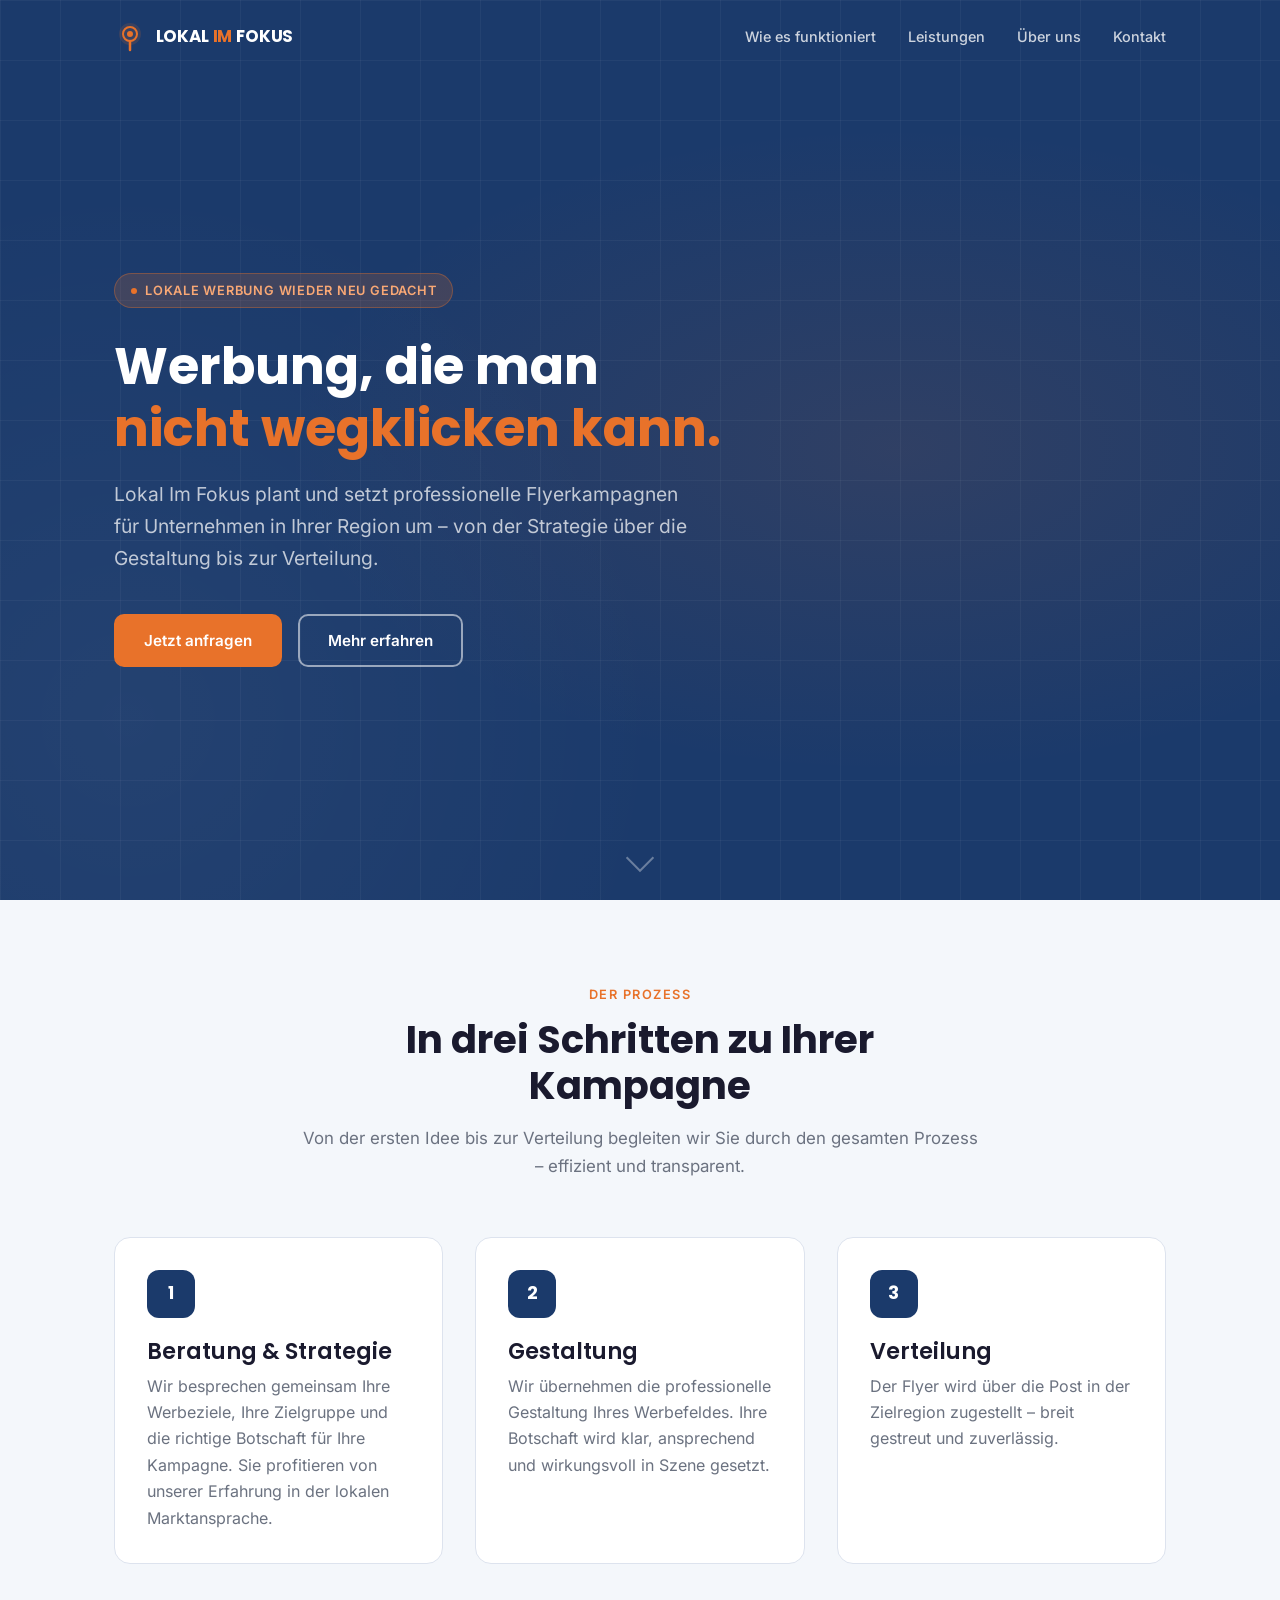
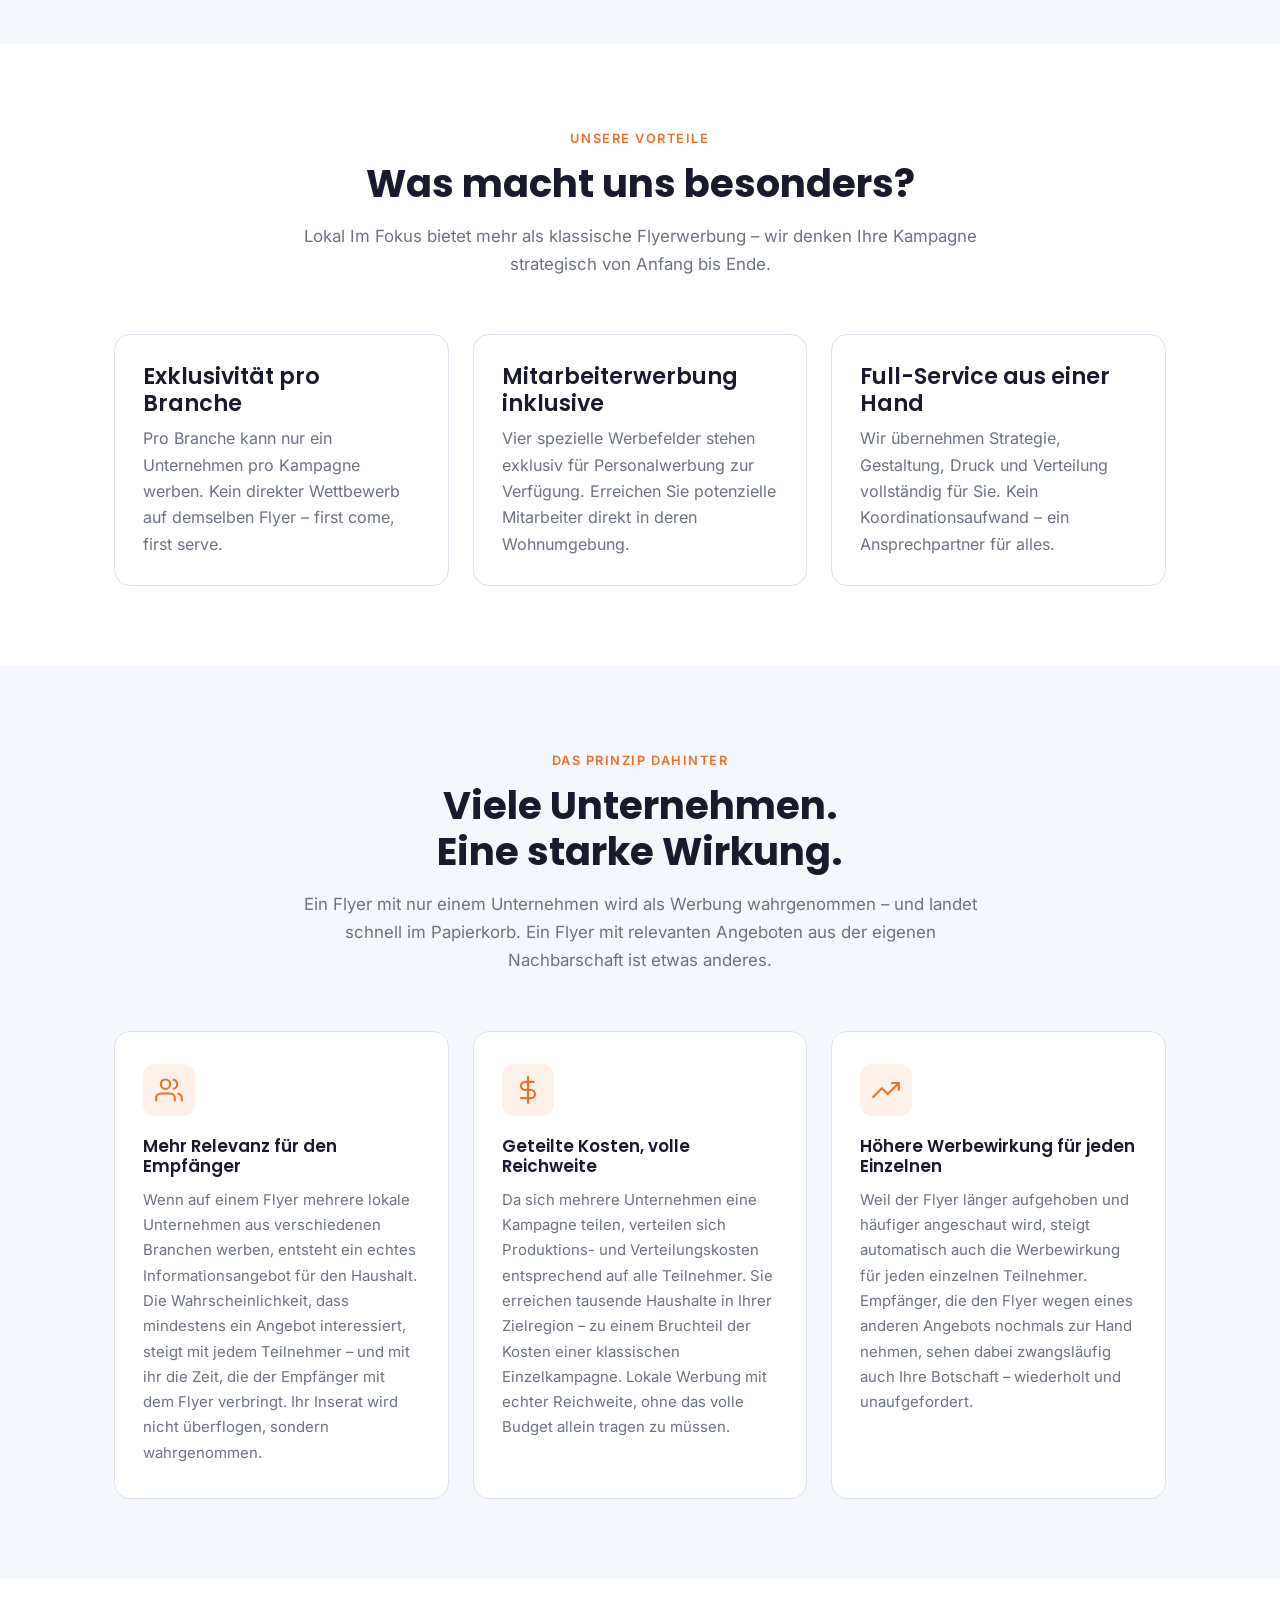
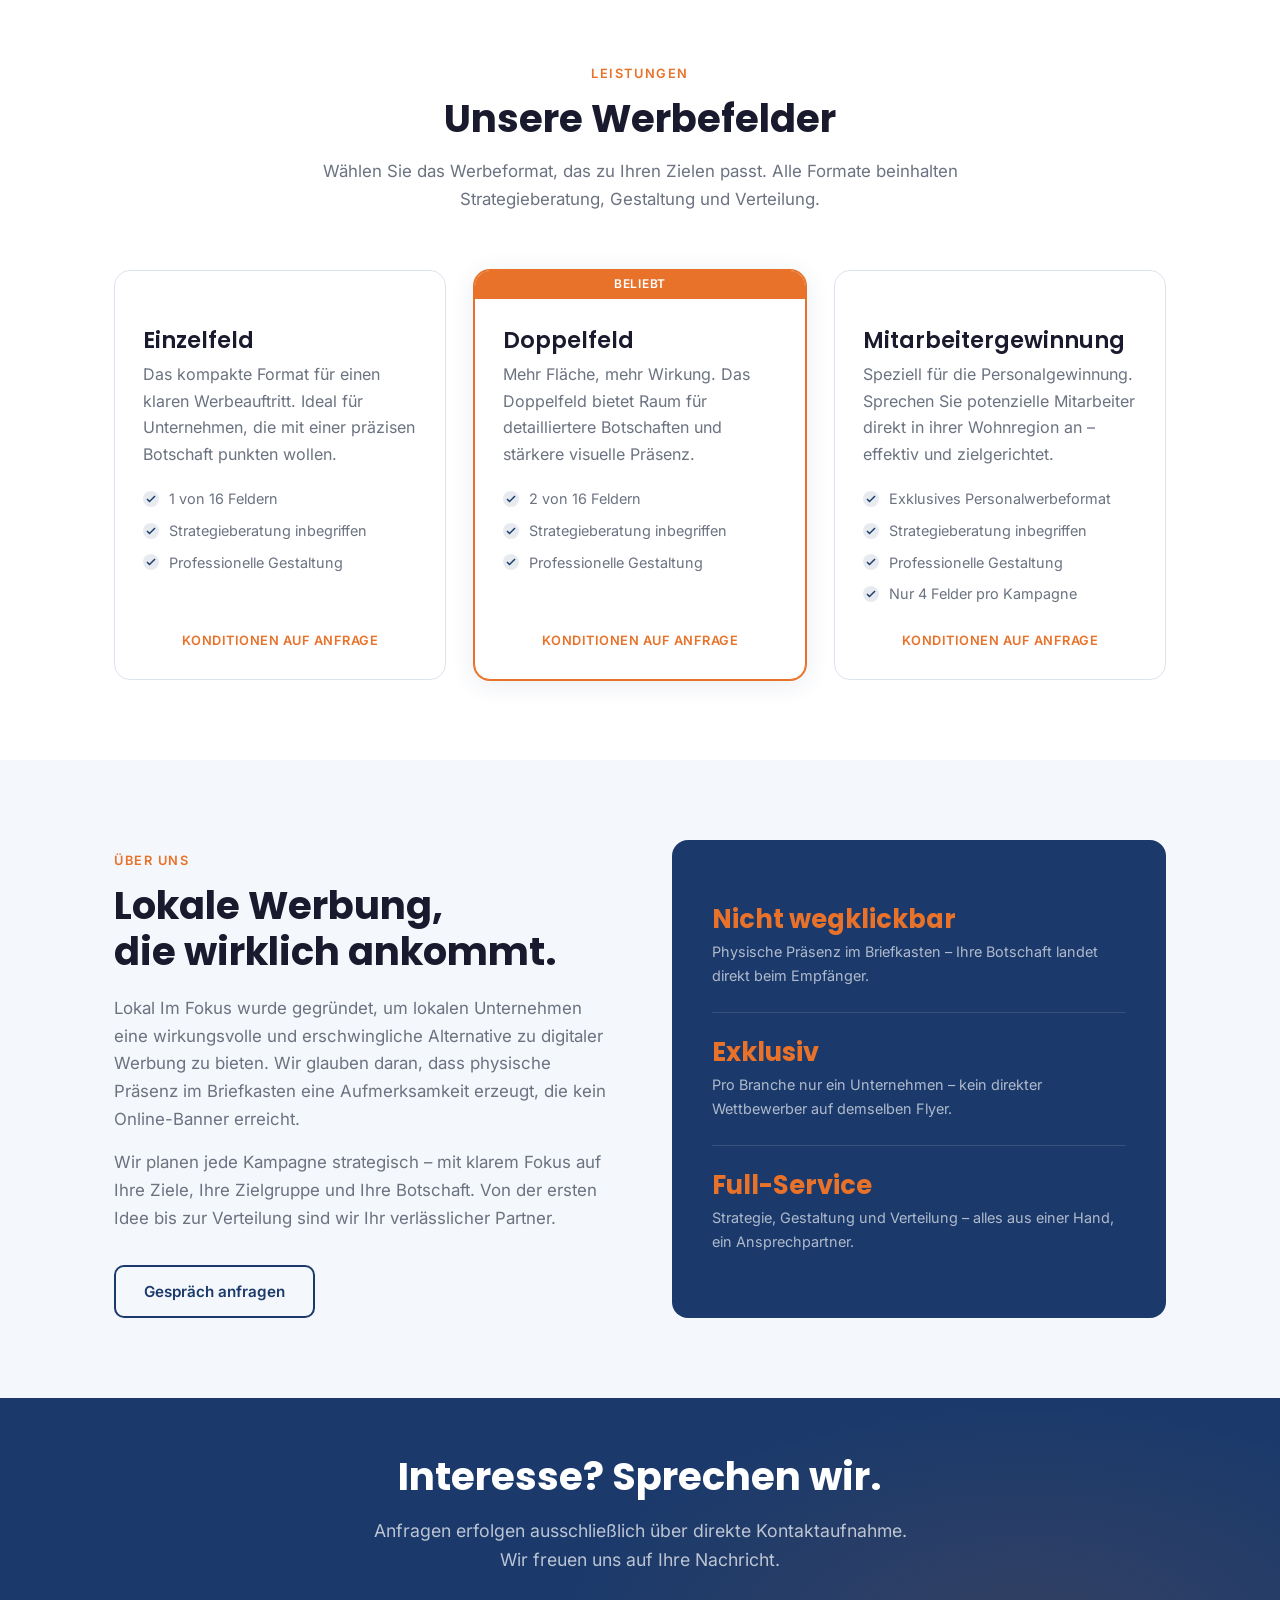
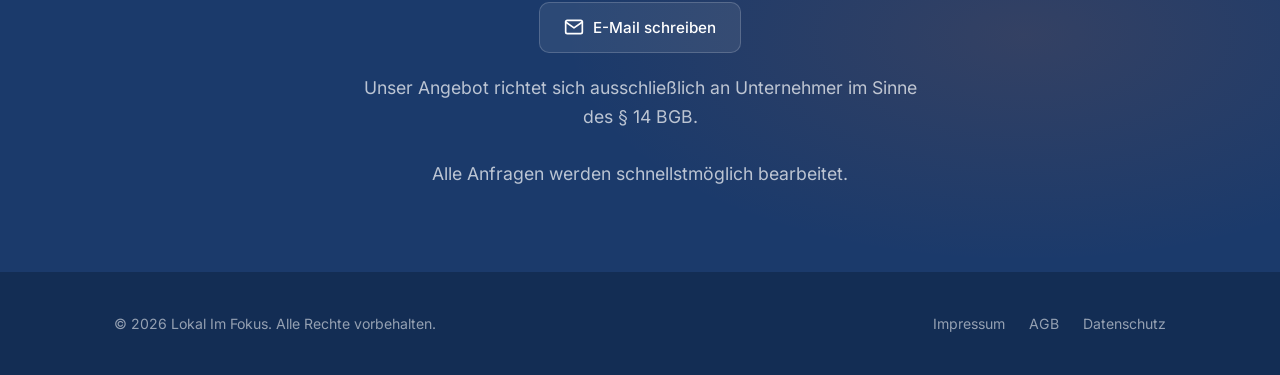
<file: index.html>
<!DOCTYPE html>
<html lang="de">
<head>
  <meta charset="UTF-8">
  <meta name="viewport" content="width=device-width, initial-scale=1.0">
  <meta name="color-scheme" content="only light">
  <meta name="supported-color-schemes" content="light">
  <meta name="theme-color" content="#ffffff">
  <title>Lokal Im Fokus – Lokale Flyerwerbung die ankommt</title>
  <meta name="description" content="Lokal Im Fokus plant und setzt professionelle Flyerkampagnen für lokale Unternehmen um. Strategieberatung, Gestaltung und Verteilung – alles aus einer Hand.">
  <meta name="robots" content="index, follow">
  <link rel="canonical" href="https://lokalimfokus.de/">

  <!-- Favicon -->
  <link rel="icon" type="image/x-icon" href="Favicon/favicon.ico">
  <link rel="icon" type="image/png" sizes="32x32" href="Favicon/favicon-32x32.png">
  <link rel="icon" type="image/png" sizes="16x16" href="Favicon/favicon-16x16.png">
  <link rel="apple-touch-icon" sizes="180x180" href="Favicon/apple-touch-icon.png">
  <link rel="manifest" href="Favicon/site.webmanifest">

  <!-- Open Graph -->
  <meta property="og:type" content="website">
  <meta property="og:title" content="Lokal Im Fokus – Lokale Flyerwerbung">
  <meta property="og:description" content="Professionelle Flyerkampagnen für Ihre Region. Strategieberatung, Gestaltung und Verteilung – alles aus einer Hand.">
  <meta property="og:locale" content="de_DE">

  <meta http-equiv="Content-Security-Policy" content="default-src 'self'; style-src 'self' 'unsafe-inline'; script-src 'self' 'unsafe-inline'; font-src 'self'; img-src 'self' data:;">
  <meta name="referrer" content="no-referrer">
  <link rel="stylesheet" href="css/style.css">
</head>
<body>

  <!-- NAVIGATION -->
  <nav class="nav nav--hero" id="nav">
    <div class="container nav__inner">
      <a href="/" class="nav__logo">
        <svg width="32" height="32" viewBox="0 0 32 32" fill="none" xmlns="http://www.w3.org/2000/svg" aria-hidden="true">
          <circle cx="16" cy="14" r="11" fill="#E8722A" opacity="0.15"/>
          <circle cx="16" cy="14" r="7" fill="none" stroke="#E8722A" stroke-width="2"/>
          <circle cx="16" cy="14" r="3" fill="#E8722A"/>
          <path d="M16 21 L16 30" stroke="#E8722A" stroke-width="2.5" stroke-linecap="round"/>
        </svg>
        <span class="nav__logo-text">LOKAL <span>IM</span> FOKUS</span>
      </a>

      <ul class="nav__links" role="list">
        <li><a href="#wie-es-funktioniert" class="nav__link">Wie es funktioniert</a></li>
        <li><a href="#leistungen" class="nav__link">Leistungen</a></li>
        <li><a href="#ueber-uns" class="nav__link">Über uns</a></li>
        <li><a href="#kontakt" class="nav__link">Kontakt</a></li>
      </ul>

      <a href="mailto:info@lokalimfokus.com" class="btn btn--primary nav__cta" style="display:none" id="navCta">Anfragen</a>

      <button class="nav__hamburger" id="hamburger" aria-label="Menü öffnen" aria-expanded="false">
        <span></span>
        <span></span>
        <span></span>
      </button>
    </div>

    <!-- Mobile Menu -->
    <div class="nav__mobile" id="mobileMenu" role="navigation" aria-label="Mobile Navigation">
      <a href="#wie-es-funktioniert" class="nav__link">Wie es funktioniert</a>
      <a href="#leistungen" class="nav__link">Leistungen</a>
      <a href="#ueber-uns" class="nav__link">Über uns</a>
      <a href="#kontakt" class="nav__link">Kontakt</a>
      <a href="mailto:info@lokalimfokus.com" class="btn btn--primary" style="margin-top:0.5rem; justify-content:center;">Jetzt anfragen</a>
    </div>
  </nav>

  <!-- HERO -->
  <section class="hero" id="hero">
    <div class="hero__grid" aria-hidden="true"></div>
    <div class="container hero__inner">
      <div class="hero__content">
        <div class="hero__badge">
          <span class="hero__badge-dot"></span>
          Lokale Werbung wieder neu gedacht
        </div>

        <h1 class="hero__title">
          Werbung, die man<br>
          <span class="accent">nicht wegklicken kann.</span>
        </h1>

        <p class="hero__subtitle">
          Lokal Im Fokus plant und setzt professionelle Flyerkampagnen für Unternehmen in Ihrer Region um – von der Strategie über die Gestaltung bis zur Verteilung.
        </p>

        <div class="hero__actions">
          <a href="mailto:info@lokalimfokus.com" class="btn btn--primary">Jetzt anfragen</a>
          <a href="#wie-es-funktioniert" class="btn btn--outline">Mehr erfahren</a>
        </div>
      </div>
    </div>
    <div class="hero__scroll" aria-hidden="true">
      <div class="hero__scroll-arrow"></div>
    </div>
  </section>

  <!-- WIE ES FUNKTIONIERT -->
  <section class="section section--alt" id="wie-es-funktioniert">
    <div class="container">
      <div class="section__header">
        <span class="section__label">Der Prozess</span>
        <h2 class="section__title">In drei Schritten zu Ihrer Kampagne</h2>
        <p class="section__desc">Von der ersten Idee bis zur Verteilung begleiten wir Sie durch den gesamten Prozess – effizient und transparent.</p>
      </div>

      <div class="steps">
        <div class="step">
          <div class="step__number">1</div>
          <h3>Beratung & Strategie</h3>
          <p>Wir besprechen gemeinsam Ihre Werbeziele, Ihre Zielgruppe und die richtige Botschaft für Ihre Kampagne. Sie profitieren von unserer Erfahrung in der lokalen Marktansprache.</p>
        </div>
        <div class="step">
          <div class="step__number">2</div>
          <h3>Gestaltung</h3>
          <p>Wir übernehmen die professionelle Gestaltung Ihres Werbefeldes. Ihre Botschaft wird klar, ansprechend und wirkungsvoll in Szene gesetzt.</p>
        </div>
        <div class="step">
          <div class="step__number">3</div>
          <h3>Verteilung</h3>
          <p>Der Flyer wird über die Post in der Zielregion zugestellt – breit gestreut und zuverlässig.</p>
        </div>
      </div>
    </div>
  </section>

  <!-- WAS MACHT UNS BESONDERS -->
  <section class="section" id="besonderheiten">
    <div class="container">
      <div class="section__header">
        <span class="section__label">Unsere Vorteile</span>
        <h2 class="section__title">Was macht uns besonders?</h2>
        <p class="section__desc">Lokal Im Fokus bietet mehr als klassische Flyerwerbung – wir denken Ihre Kampagne strategisch von Anfang bis Ende.</p>
      </div>

      <div class="usp-grid">
        <div class="usp-card">

          <h3>Exklusivität pro Branche</h3>
          <p>Pro Branche kann nur ein Unternehmen pro Kampagne werben. Kein direkter Wettbewerb auf demselben Flyer – first come, first serve.</p>
        </div>
        <div class="usp-card">

          <h3>Mitarbeiter&shy;werbung inklusive</h3>
          <p>Vier spezielle Werbefelder stehen exklusiv für Personalwerbung zur Verfügung. Erreichen Sie potenzielle Mitarbeiter direkt in deren Wohnumgebung.</p>
        </div>
        <div class="usp-card">

          <h3>Full-Service aus einer Hand</h3>
          <p>Wir übernehmen Strategie, Gestaltung, Druck und Verteilung vollständig für Sie. Kein Koordinationsaufwand – ein Ansprechpartner für alles.</p>
        </div>
      </div>
    </div>
  </section>

  <!-- DAS GEMEINSCHAFTSPRINZIP -->
  <section class="section section--alt" id="gemeinschaftsprinzip">
    <div class="container">
      <div class="section__header">
        <span class="section__label">Das Prinzip dahinter</span>
        <h2 class="section__title">Viele Unternehmen.<br>Eine starke Wirkung.</h2>
        <p class="section__desc">Ein Flyer mit nur einem Unternehmen wird als Werbung wahrgenommen – und landet schnell im Papierkorb. Ein Flyer mit relevanten Angeboten aus der eigenen Nachbarschaft ist etwas anderes.</p>
      </div>

      <div class="prinzip-grid">
        <div class="prinzip-card">
          <div class="prinzip-card__icon" aria-hidden="true">
            <svg width="28" height="28" viewBox="0 0 24 24" fill="none" stroke="currentColor" stroke-width="1.8" stroke-linecap="round" stroke-linejoin="round">
              <path d="M17 21v-2a4 4 0 0 0-4-4H5a4 4 0 0 0-4 4v2"/>
              <circle cx="9" cy="7" r="4"/>
              <path d="M23 21v-2a4 4 0 0 0-3-3.87"/>
              <path d="M16 3.13a4 4 0 0 1 0 7.75"/>
            </svg>
          </div>
          <h3>Mehr Relevanz für den Empfänger</h3>
          <p>Wenn auf einem Flyer mehrere lokale Unternehmen aus verschiedenen Branchen werben, entsteht ein echtes Informationsangebot für den Haushalt. Die Wahrscheinlichkeit, dass mindestens ein Angebot interessiert, steigt mit jedem Teilnehmer – und mit ihr die Zeit, die der Empfänger mit dem Flyer verbringt. Ihr Inserat wird nicht überflogen, sondern wahrgenommen.</p>
        </div>

        <div class="prinzip-card">
          <div class="prinzip-card__icon" aria-hidden="true">
            <svg width="28" height="28" viewBox="0 0 24 24" fill="none" stroke="currentColor" stroke-width="1.8" stroke-linecap="round" stroke-linejoin="round">
              <line x1="12" y1="1" x2="12" y2="23"/>
              <path d="M17 5H9.5a3.5 3.5 0 0 0 0 7h5a3.5 3.5 0 0 1 0 7H6"/>
            </svg>
          </div>
          <h3>Geteilte Kosten, volle Reichweite</h3>
          <p>Da sich mehrere Unternehmen eine Kampagne teilen, verteilen sich Produktions- und Verteilungskosten entsprechend auf alle Teilnehmer. Sie erreichen tausende Haushalte in Ihrer Zielregion – zu einem Bruchteil der Kosten einer klassischen Einzelkampagne. Lokale Werbung mit echter Reichweite, ohne das volle Budget allein tragen zu müssen.</p>
        </div>

        <div class="prinzip-card">
          <div class="prinzip-card__icon" aria-hidden="true">
            <svg width="28" height="28" viewBox="0 0 24 24" fill="none" stroke="currentColor" stroke-width="1.8" stroke-linecap="round" stroke-linejoin="round">
              <polyline points="23 6 13.5 15.5 8.5 10.5 1 18"/>
              <polyline points="17 6 23 6 23 12"/>
            </svg>
          </div>
          <h3>Höhere Werbewirkung für jeden Einzelnen</h3>
          <p>Weil der Flyer länger aufgehoben und häufiger angeschaut wird, steigt automatisch auch die Werbewirkung für jeden einzelnen Teilnehmer. Empfänger, die den Flyer wegen eines anderen Angebots nochmals zur Hand nehmen, sehen dabei zwangsläufig auch Ihre Botschaft – wiederholt und unaufgefordert.</p>
        </div>
      </div>
    </div>
  </section>

  <!-- LEISTUNGEN / WERBEFELDER -->
  <section class="section" id="leistungen">
    <div class="container">
      <div class="section__header">
        <span class="section__label">Leistungen</span>
        <h2 class="section__title">Unsere Werbefelder</h2>
        <p class="section__desc">Wählen Sie das Werbeformat, das zu Ihren Zielen passt. Alle Formate beinhalten Strategieberatung, Gestaltung und Verteilung.</p>
      </div>

      <div class="leistungen-grid">
        <div class="leistung-card">
          <div class="leistung-card__badge" aria-hidden="true"></div>
          <div class="leistung-card__body">
            <h3>Einzelfeld</h3>
            <p>Das kompakte Format für einen klaren Werbeauftritt. Ideal für Unternehmen, die mit einer präzisen Botschaft punkten wollen.</p>
            <ul class="leistung-card__features">
              <li class="leistung-card__feature">1 von 16 Feldern</li>
              <li class="leistung-card__feature">Strategieberatung inbegriffen</li>
              <li class="leistung-card__feature">Professionelle Gestaltung</li>

            </ul>
            <span class="leistung-card__anfrage">Konditionen auf Anfrage</span>
          </div>
        </div>

        <div class="leistung-card leistung-card--featured">
          <div class="leistung-card__badge">Beliebt</div>
          <div class="leistung-card__body">
            <h3>Doppelfeld</h3>
            <p>Mehr Fläche, mehr Wirkung. Das Doppelfeld bietet Raum für detailliertere Botschaften und stärkere visuelle Präsenz.</p>
            <ul class="leistung-card__features">
              <li class="leistung-card__feature">2 von 16 Feldern</li>
              <li class="leistung-card__feature">Strategieberatung inbegriffen</li>
              <li class="leistung-card__feature">Professionelle Gestaltung</li>

            </ul>
            <span class="leistung-card__anfrage">Konditionen auf Anfrage</span>
          </div>
        </div>

        <div class="leistung-card">
          <div class="leistung-card__badge" aria-hidden="true"></div>
          <div class="leistung-card__body">
            <h3>Mitarbeiter&shy;gewinnung</h3>
            <p>Speziell für die Personalgewinnung. Sprechen Sie potenzielle Mitarbeiter direkt in ihrer Wohnregion an – effektiv und zielgerichtet.</p>
            <ul class="leistung-card__features">
              <li class="leistung-card__feature">Exklusives Personalwerbeformat</li>
              <li class="leistung-card__feature">Strategieberatung inbegriffen</li>
              <li class="leistung-card__feature">Professionelle Gestaltung</li>
              <li class="leistung-card__feature">Nur 4 Felder pro Kampagne</li>
            </ul>
            <span class="leistung-card__anfrage">Konditionen auf Anfrage</span>
          </div>
        </div>
      </div>
    </div>
  </section>

  <!-- ÜBER UNS -->
  <section class="section section--alt" id="ueber-uns">
    <div class="container">
      <div class="ueber-inner">
        <div class="ueber-text">
          <span class="section__label">Über uns</span>
          <h2>Lokale Werbung,<br>die wirklich ankommt.</h2>
          <p>Lokal Im Fokus wurde gegründet, um lokalen Unternehmen eine wirkungsvolle und erschwingliche Alternative zu digitaler Werbung zu bieten. Wir glauben daran, dass physische Präsenz im Briefkasten eine Aufmerksamkeit erzeugt, die kein Online-Banner erreicht.</p>
          <p>Wir planen jede Kampagne strategisch – mit klarem Fokus auf Ihre Ziele, Ihre Zielgruppe und Ihre Botschaft. Von der ersten Idee bis zur Verteilung sind wir Ihr verlässlicher Partner.</p>
          <a href="mailto:info@lokalimfokus.com" class="btn btn--outline-dark">Gespräch anfragen</a>
        </div>
        <div class="ueber-visual">
          <div class="ueber-stat">
            <div class="ueber-stat__number">Nicht wegklickbar</div>
            <div class="ueber-stat__label">Physische Präsenz im Briefkasten – Ihre Botschaft landet direkt beim Empfänger.</div>
          </div>
          <div class="ueber-stat">
            <div class="ueber-stat__number">Exklusiv</div>
            <div class="ueber-stat__label">Pro Branche nur ein Unternehmen – kein direkter Wettbewerber auf demselben Flyer.</div>
          </div>
          <div class="ueber-stat">
            <div class="ueber-stat__number">Full-Service</div>
            <div class="ueber-stat__label">Strategie, Gestaltung und Verteilung – alles aus einer Hand, ein Ansprechpartner.</div>
          </div>
        </div>
      </div>
    </div>
  </section>

  <!-- KONTAKT -->
  <section class="kontakt" id="kontakt">
    <div class="container kontakt__inner">
      <h2>Interesse? Sprechen wir.</h2>
      <p>Anfragen erfolgen ausschließlich über direkte Kontaktaufnahme. Wir freuen uns auf Ihre Nachricht.</p>

      <div class="kontakt__channels">
        <a href="mailto:info@lokalimfokus.com" class="kontakt__channel">
          <svg width="20" height="20" viewBox="0 0 24 24" fill="none" stroke="currentColor" stroke-width="2" stroke-linecap="round" stroke-linejoin="round" aria-hidden="true">
            <path d="M4 4h16c1.1 0 2 .9 2 2v12c0 1.1-.9 2-2 2H4c-1.1 0-2-.9-2-2V6c0-1.1.9-2 2-2z"/>
            <polyline points="22,6 12,13 2,6"/>
          </svg>
          E-Mail schreiben
        </a>
        <!-- Social-Media-Kanäle vorerst entfernt – wieder einfügen, sobald die Profil-URLs feststehen:
        <a href="[INSTAGRAM-URL]" class="kontakt__channel" target="_blank" rel="noopener noreferrer">
          <svg width="20" height="20" viewBox="0 0 24 24" fill="none" stroke="currentColor" stroke-width="2" stroke-linecap="round" stroke-linejoin="round" aria-hidden="true">
            <rect x="2" y="2" width="20" height="20" rx="5" ry="5"/>
            <path d="M16 11.37A4 4 0 1 1 12.63 8 4 4 0 0 1 16 11.37z"/>
            <line x1="17.5" y1="6.5" x2="17.51" y2="6.5"/>
          </svg>
          Instagram
        </a>
        <a href="[FACEBOOK-URL]" class="kontakt__channel" target="_blank" rel="noopener noreferrer">
          <svg width="20" height="20" viewBox="0 0 24 24" fill="none" stroke="currentColor" stroke-width="2" stroke-linecap="round" stroke-linejoin="round" aria-hidden="true">
            <path d="M18 2h-3a5 5 0 0 0-5 5v3H7v4h3v8h4v-8h3l1-4h-4V7a1 1 0 0 1 1-1h3z"/>
          </svg>
          Facebook
        </a>
        -->
      </div>

      <p class="kontakt__note">Unser Angebot richtet sich ausschließlich an Unternehmer im Sinne des § 14 BGB.</p>
      <p class="kontakt__note">Alle Anfragen werden schnellstmöglich bearbeitet.</p>
    </div>
  </section>

  <!-- FOOTER -->
  <footer class="footer">
    <div class="container footer__inner">
      <span class="footer__copy">&copy; 2026 Lokal Im Fokus. Alle Rechte vorbehalten.</span>
      <nav class="footer__links" aria-label="Rechtliche Links">
        <a href="/impressum/" class="footer__link">Impressum</a>
        <a href="/agb/" class="footer__link">AGB</a>
        <a href="/datenschutz/" class="footer__link">Datenschutz</a>
      </nav>
    </div>
  </footer>

  <script src="js/main.js"></script>
</body>
</html>
</file>
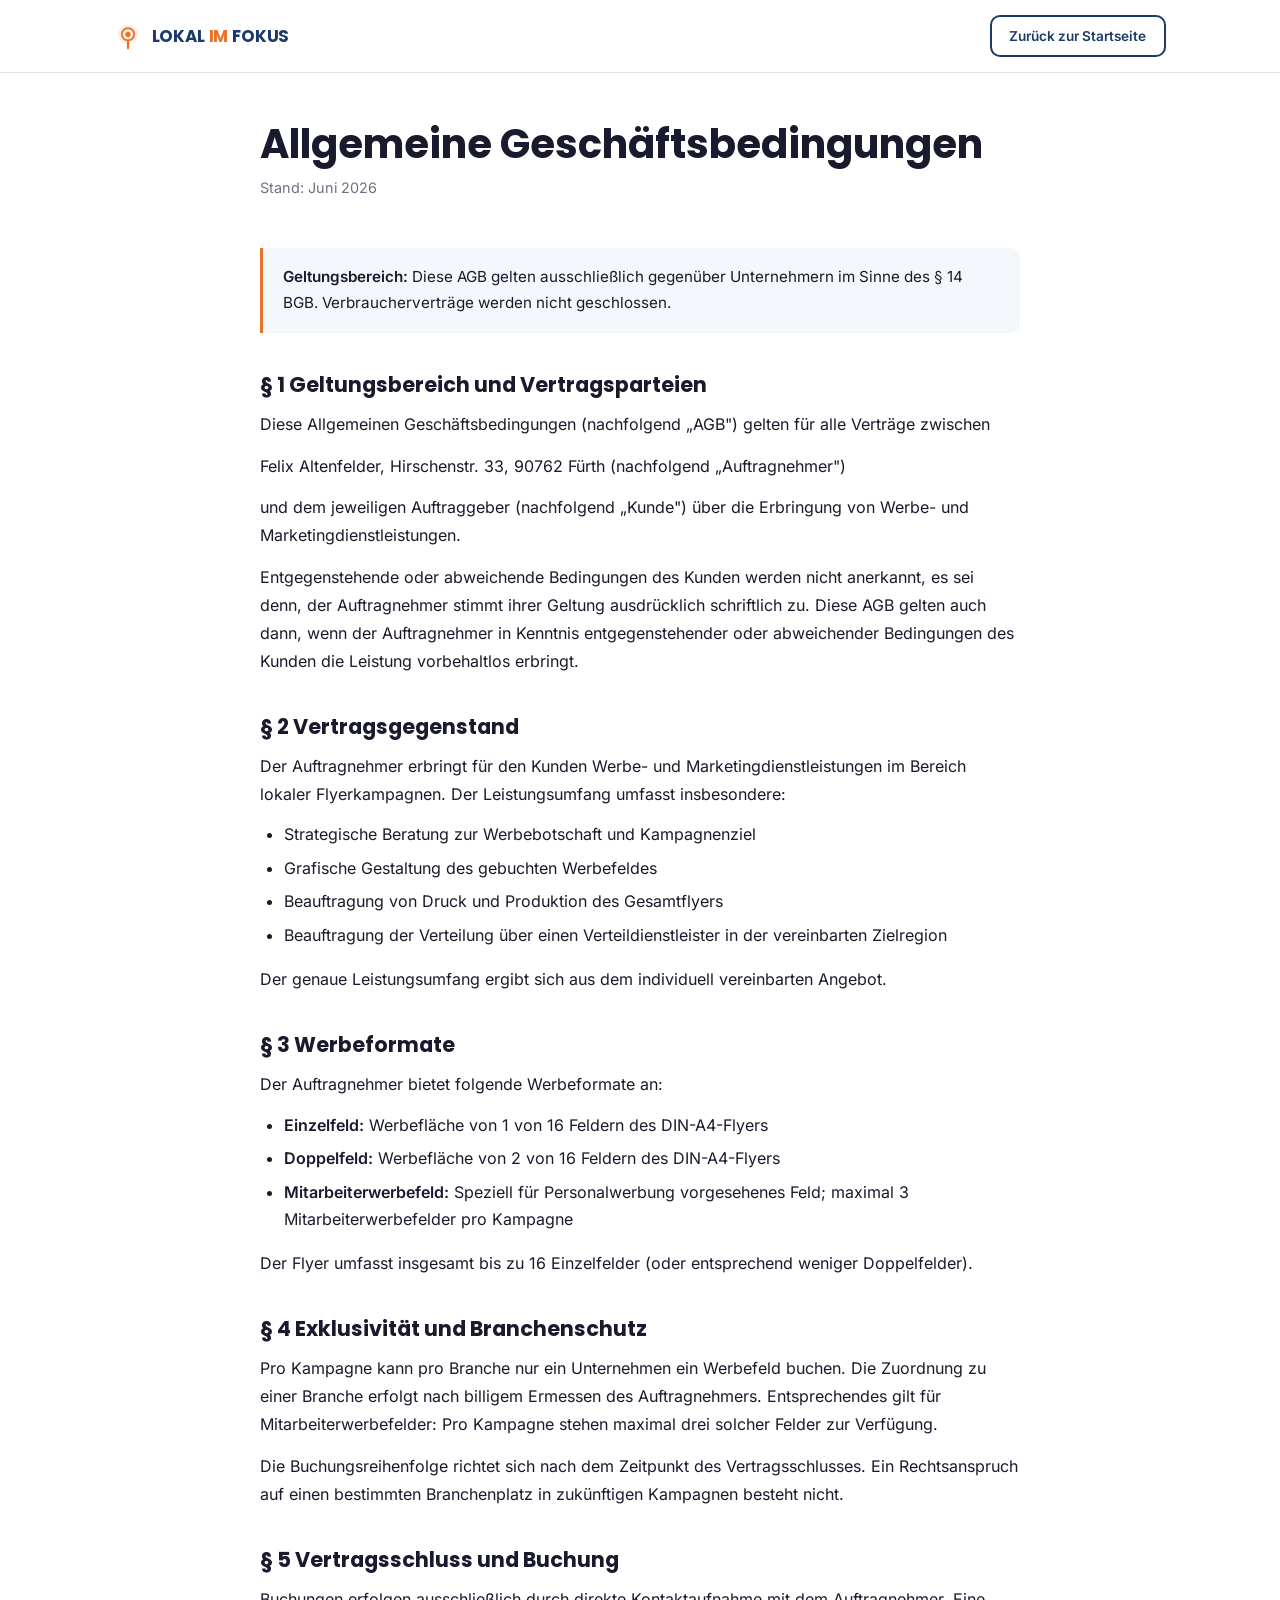
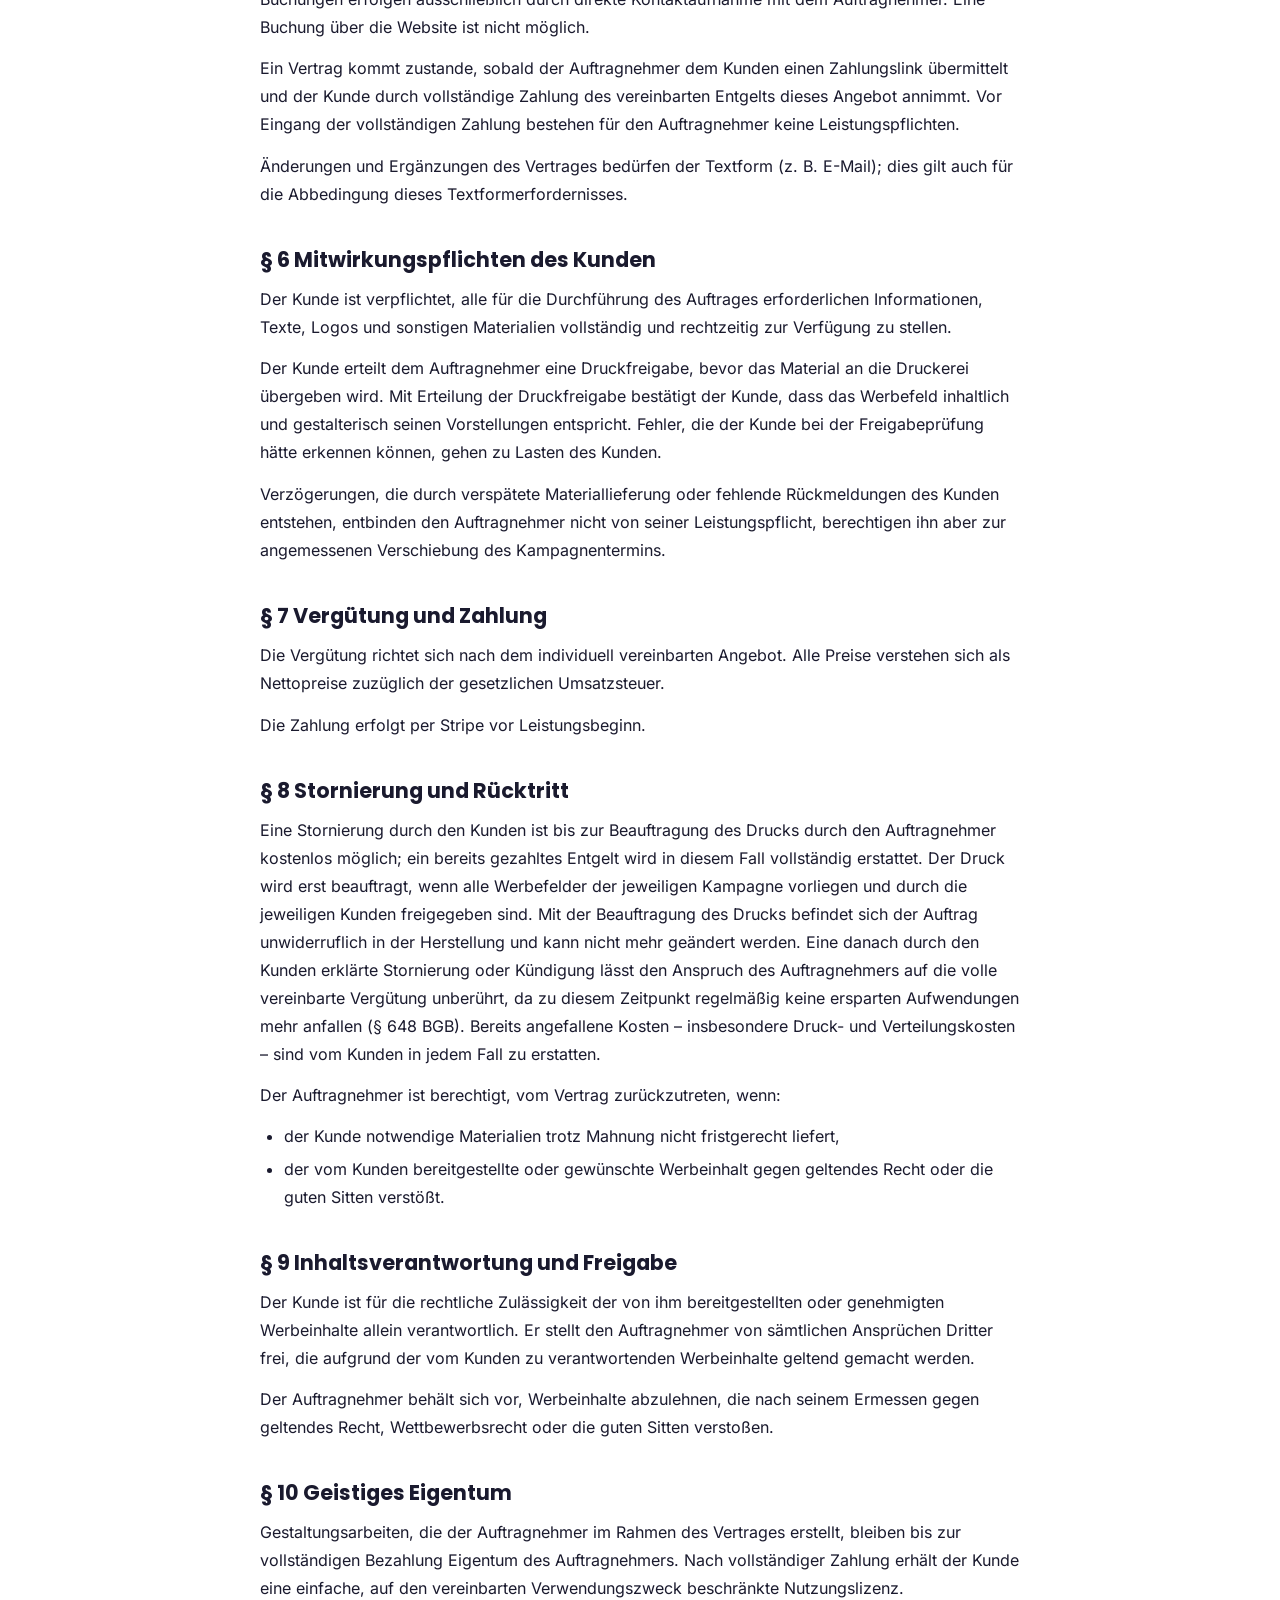
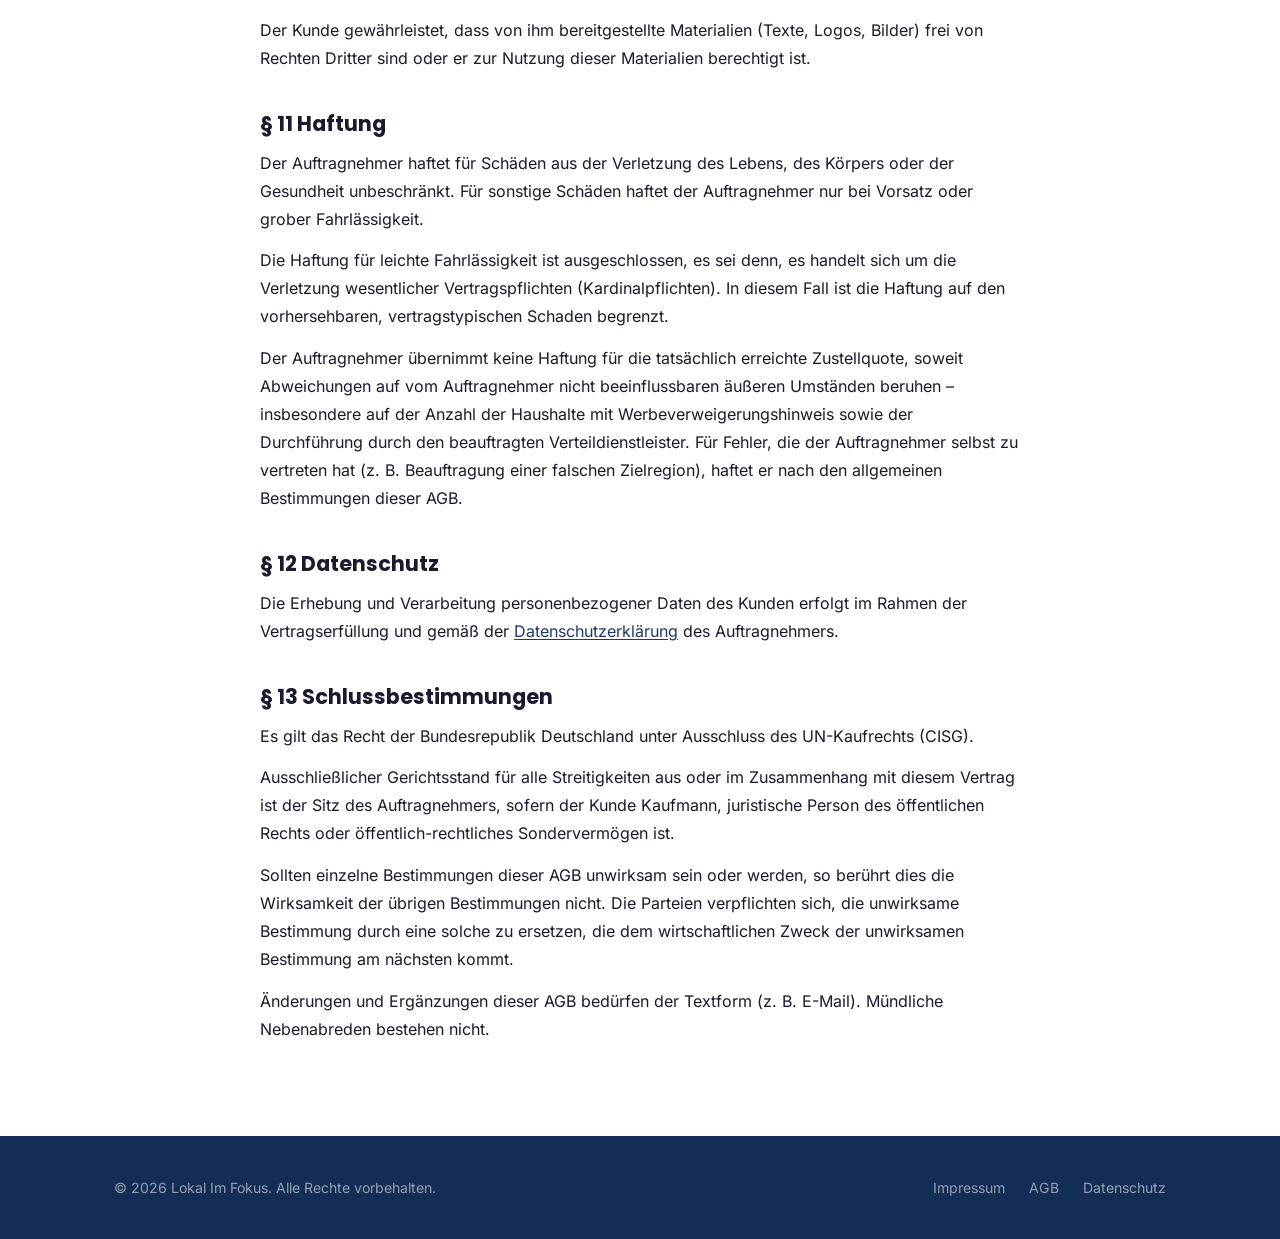
<file: agb/index.html>
<!DOCTYPE html>
<html lang="de">
<head>
  <meta charset="UTF-8">
  <meta name="viewport" content="width=device-width, initial-scale=1.0">
  <meta name="color-scheme" content="only light">
  <meta name="supported-color-schemes" content="light">
  <meta name="theme-color" content="#ffffff">
  <title>AGB – Lokal Im Fokus</title>
  <meta name="robots" content="noindex, follow">
  <!-- Favicon -->
  <link rel="icon" type="image/x-icon" href="../Favicon/favicon.ico">
  <link rel="icon" type="image/png" sizes="32x32" href="../Favicon/favicon-32x32.png">
  <link rel="icon" type="image/png" sizes="16x16" href="../Favicon/favicon-16x16.png">
  <link rel="apple-touch-icon" sizes="180x180" href="../Favicon/apple-touch-icon.png">
  <link rel="manifest" href="../Favicon/site.webmanifest">
  <meta http-equiv="Content-Security-Policy" content="default-src 'self'; style-src 'self' 'unsafe-inline'; script-src 'self' 'unsafe-inline'; font-src 'self'; img-src 'self' data:;">
  <meta name="referrer" content="no-referrer">
  <link rel="stylesheet" href="../css/style.css">
</head>
<body class="legal-page">

  <nav class="nav nav--scrolled" id="nav">
    <div class="container nav__inner">
      <a href="/" class="nav__logo">
        <svg width="28" height="28" viewBox="0 0 32 32" fill="none" xmlns="http://www.w3.org/2000/svg" aria-hidden="true">
          <circle cx="16" cy="14" r="11" fill="#E8722A" opacity="0.15"/>
          <circle cx="16" cy="14" r="7" fill="none" stroke="#E8722A" stroke-width="2"/>
          <circle cx="16" cy="14" r="3" fill="#E8722A"/>
          <path d="M16 21 L16 30" stroke="#E8722A" stroke-width="2.5" stroke-linecap="round"/>
        </svg>
        <span class="nav__logo-text">LOKAL <span>IM</span> FOKUS</span>
      </a>
      <a href="/" class="btn btn--outline-dark nav__back">
        <span class="nav__back-full">Zurück zur Startseite</span>
        <span class="nav__back-short">Zurück</span>
      </a>
    </div>
  </nav>

  <main class="container">
    <article class="legal-content">
      <h1>Allgemeine Geschäftsbedingungen</h1>
      <span class="legal-date">Stand: Juni 2026</span>

      <div class="legal-highlight">
        <p><strong>Geltungsbereich:</strong> Diese AGB gelten ausschließlich gegenüber Unternehmern im Sinne des § 14 BGB. Verbraucherverträge werden nicht geschlossen.</p>
      </div>

      <h2>§ 1 Geltungsbereich und Vertragsparteien</h2>
      <p>
        Diese Allgemeinen Geschäftsbedingungen (nachfolgend „AGB") gelten für alle Verträge zwischen
      </p>
      <p>
        Felix Altenfelder, Hirschenstr. 33, 90762 Fürth (nachfolgend „Auftragnehmer")
      </p>
      <p>
        und dem jeweiligen Auftraggeber (nachfolgend „Kunde") über die Erbringung von Werbe- und Marketingdienstleistungen.
      </p>
      <p>
        Entgegenstehende oder abweichende Bedingungen des Kunden werden nicht anerkannt, es sei denn, der Auftragnehmer stimmt ihrer Geltung ausdrücklich schriftlich zu. Diese AGB gelten auch dann, wenn der Auftragnehmer in Kenntnis entgegenstehender oder abweichender Bedingungen des Kunden die Leistung vorbehaltlos erbringt.
      </p>

      <h2>§ 2 Vertragsgegenstand</h2>
      <p>
        Der Auftragnehmer erbringt für den Kunden Werbe- und Marketingdienstleistungen im Bereich lokaler Flyerkampagnen. Der Leistungsumfang umfasst insbesondere:
      </p>
      <ul>
        <li>Strategische Beratung zur Werbebotschaft und Kampagnenziel</li>
        <li>Grafische Gestaltung des gebuchten Werbefeldes</li>
        <li>Beauftragung von Druck und Produktion des Gesamtflyers</li>
        <li>Beauftragung der Verteilung über einen Verteildienstleister in der vereinbarten Zielregion</li>
      </ul>
      <p>
        Der genaue Leistungsumfang ergibt sich aus dem individuell vereinbarten Angebot.
      </p>

      <h2>§ 3 Werbeformate</h2>
      <p>
        Der Auftragnehmer bietet folgende Werbeformate an:
      </p>
      <ul>
        <li><strong>Einzelfeld:</strong> Werbefläche von 1 von 16 Feldern des DIN-A4-Flyers</li>
        <li><strong>Doppelfeld:</strong> Werbefläche von 2 von 16 Feldern des DIN-A4-Flyers</li>
        <li><strong>Mitarbeiterwerbefeld:</strong> Speziell für Personalwerbung vorgesehenes Feld; maximal 3 Mitarbeiterwerbefelder pro Kampagne</li>
      </ul>
      <p>
        Der Flyer umfasst insgesamt bis zu 16 Einzelfelder (oder entsprechend weniger Doppelfelder).
      </p>

      <h2>§ 4 Exklusivität und Branchenschutz</h2>
      <p>
        Pro Kampagne kann pro Branche nur ein Unternehmen ein Werbefeld buchen. Die Zuordnung zu einer Branche erfolgt nach billigem Ermessen des Auftragnehmers. Entsprechendes gilt für Mitarbeiterwerbefelder: Pro Kampagne stehen maximal drei solcher Felder zur Verfügung.
      </p>
      <p>
        Die Buchungsreihenfolge richtet sich nach dem Zeitpunkt des Vertragsschlusses. Ein Rechtsanspruch auf einen bestimmten Branchenplatz in zukünftigen Kampagnen besteht nicht.
      </p>

      <h2>§ 5 Vertragsschluss und Buchung</h2>
      <p>
        Buchungen erfolgen ausschließlich durch direkte Kontaktaufnahme mit dem Auftragnehmer. Eine Buchung über die Website ist nicht möglich.
      </p>
      <p>
        Ein Vertrag kommt zustande, sobald der Auftragnehmer dem Kunden einen Zahlungslink übermittelt und der Kunde durch vollständige Zahlung des vereinbarten Entgelts dieses Angebot annimmt. Vor Eingang der vollständigen Zahlung bestehen für den Auftragnehmer keine Leistungspflichten.
      </p>
      <p>
        Änderungen und Ergänzungen des Vertrages bedürfen der Textform (z. B. E-Mail); dies gilt auch für die Abbedingung dieses Textformerfordernisses.
      </p>

      <h2>§ 6 Mitwirkungspflichten des Kunden</h2>
      <p>
        Der Kunde ist verpflichtet, alle für die Durchführung des Auftrages erforderlichen Informationen, Texte, Logos und sonstigen Materialien vollständig und rechtzeitig zur Verfügung zu stellen.
      </p>
      <p>
        Der Kunde erteilt dem Auftragnehmer eine Druckfreigabe, bevor das Material an die Druckerei übergeben wird. Mit Erteilung der Druckfreigabe bestätigt der Kunde, dass das Werbefeld inhaltlich und gestalterisch seinen Vorstellungen entspricht. Fehler, die der Kunde bei der Freigabeprüfung hätte erkennen können, gehen zu Lasten des Kunden.
      </p>
      <p>
        Verzögerungen, die durch verspätete Materiallieferung oder fehlende Rückmeldungen des Kunden entstehen, entbinden den Auftragnehmer nicht von seiner Leistungspflicht, berechtigen ihn aber zur angemessenen Verschiebung des Kampagnentermins.
      </p>

      <h2>§ 7 Vergütung und Zahlung</h2>
      <p>
        Die Vergütung richtet sich nach dem individuell vereinbarten Angebot. Alle Preise verstehen sich als Nettopreise zuzüglich der gesetzlichen Umsatzsteuer.
      </p>
      <p>
        Die Zahlung erfolgt per Stripe vor Leistungsbeginn.
      </p>

      <h2>§ 8 Stornierung und Rücktritt</h2>
      <p>
        Eine Stornierung durch den Kunden ist bis zur Beauftragung des Drucks durch den Auftragnehmer kostenlos möglich; ein bereits gezahltes Entgelt wird in diesem Fall vollständig erstattet. Der Druck wird erst beauftragt, wenn alle Werbefelder der jeweiligen Kampagne vorliegen und durch die jeweiligen Kunden freigegeben sind. Mit der Beauftragung des Drucks befindet sich der Auftrag unwiderruflich in der Herstellung und kann nicht mehr geändert werden. Eine danach durch den Kunden erklärte Stornierung oder Kündigung lässt den Anspruch des Auftragnehmers auf die volle vereinbarte Vergütung unberührt, da zu diesem Zeitpunkt regelmäßig keine ersparten Aufwendungen mehr anfallen (§ 648 BGB). Bereits angefallene Kosten – insbesondere Druck- und Verteilungskosten – sind vom Kunden in jedem Fall zu erstatten.
      </p>
      <p>
        Der Auftragnehmer ist berechtigt, vom Vertrag zurückzutreten, wenn:
      </p>
      <ul>
        <li>der Kunde notwendige Materialien trotz Mahnung nicht fristgerecht liefert,</li>
        <li>der vom Kunden bereitgestellte oder gewünschte Werbeinhalt gegen geltendes Recht oder die guten Sitten verstößt.</li>
      </ul>

      <h2>§ 9 Inhaltsverantwortung und Freigabe</h2>
      <p>
        Der Kunde ist für die rechtliche Zulässigkeit der von ihm bereitgestellten oder genehmigten Werbeinhalte allein verantwortlich. Er stellt den Auftragnehmer von sämtlichen Ansprüchen Dritter frei, die aufgrund der vom Kunden zu verantwortenden Werbeinhalte geltend gemacht werden.
      </p>
      <p>
        Der Auftragnehmer behält sich vor, Werbeinhalte abzulehnen, die nach seinem Ermessen gegen geltendes Recht, Wettbewerbsrecht oder die guten Sitten verstoßen.
      </p>

      <h2>§ 10 Geistiges Eigentum</h2>
      <p>
        Gestaltungsarbeiten, die der Auftragnehmer im Rahmen des Vertrages erstellt, bleiben bis zur vollständigen Bezahlung Eigentum des Auftragnehmers. Nach vollständiger Zahlung erhält der Kunde eine einfache, auf den vereinbarten Verwendungszweck beschränkte Nutzungslizenz.
      </p>
      <p>
        Der Kunde gewährleistet, dass von ihm bereitgestellte Materialien (Texte, Logos, Bilder) frei von Rechten Dritter sind oder er zur Nutzung dieser Materialien berechtigt ist.
      </p>

      <h2>§ 11 Haftung</h2>
      <p>
        Der Auftragnehmer haftet für Schäden aus der Verletzung des Lebens, des Körpers oder der Gesundheit unbeschränkt. Für sonstige Schäden haftet der Auftragnehmer nur bei Vorsatz oder grober Fahrlässigkeit.
      </p>
      <p>
        Die Haftung für leichte Fahrlässigkeit ist ausgeschlossen, es sei denn, es handelt sich um die Verletzung wesentlicher Vertragspflichten (Kardinalpflichten). In diesem Fall ist die Haftung auf den vorhersehbaren, vertragstypischen Schaden begrenzt.
      </p>
      <p>
        Der Auftragnehmer übernimmt keine Haftung für die tatsächlich erreichte Zustellquote, soweit Abweichungen auf vom Auftragnehmer nicht beeinflussbaren äußeren Umständen beruhen – insbesondere auf der Anzahl der Haushalte mit Werbeverweigerungshinweis sowie der Durchführung durch den beauftragten Verteildienstleister. Für Fehler, die der Auftragnehmer selbst zu vertreten hat (z. B. Beauftragung einer falschen Zielregion), haftet er nach den allgemeinen Bestimmungen dieser AGB.
      </p>

      <h2>§ 12 Datenschutz</h2>
      <p>
        Die Erhebung und Verarbeitung personenbezogener Daten des Kunden erfolgt im Rahmen der Vertragserfüllung und gemäß der <a href="/datenschutz/">Datenschutzerklärung</a> des Auftragnehmers.
      </p>

      <h2>§ 13 Schlussbestimmungen</h2>
      <p>
        Es gilt das Recht der Bundesrepublik Deutschland unter Ausschluss des UN-Kaufrechts (CISG).
      </p>
      <p>
        Ausschließlicher Gerichtsstand für alle Streitigkeiten aus oder im Zusammenhang mit diesem Vertrag ist der Sitz des Auftragnehmers, sofern der Kunde Kaufmann, juristische Person des öffentlichen Rechts oder öffentlich-rechtliches Sondervermögen ist.
      </p>
      <p>
        Sollten einzelne Bestimmungen dieser AGB unwirksam sein oder werden, so berührt dies die Wirksamkeit der übrigen Bestimmungen nicht. Die Parteien verpflichten sich, die unwirksame Bestimmung durch eine solche zu ersetzen, die dem wirtschaftlichen Zweck der unwirksamen Bestimmung am nächsten kommt.
      </p>
      <p>
        Änderungen und Ergänzungen dieser AGB bedürfen der Textform (z. B. E-Mail). Mündliche Nebenabreden bestehen nicht.
      </p>
    </article>
  </main>

  <footer class="footer">
    <div class="container footer__inner">
      <span class="footer__copy">&copy; 2026 Lokal Im Fokus. Alle Rechte vorbehalten.</span>
      <nav class="footer__links" aria-label="Rechtliche Links">
        <a href="/impressum/" class="footer__link">Impressum</a>
        <a href="/agb/" class="footer__link">AGB</a>
        <a href="/datenschutz/" class="footer__link">Datenschutz</a>
      </nav>
    </div>
  </footer>

</body>
</html>
</file>
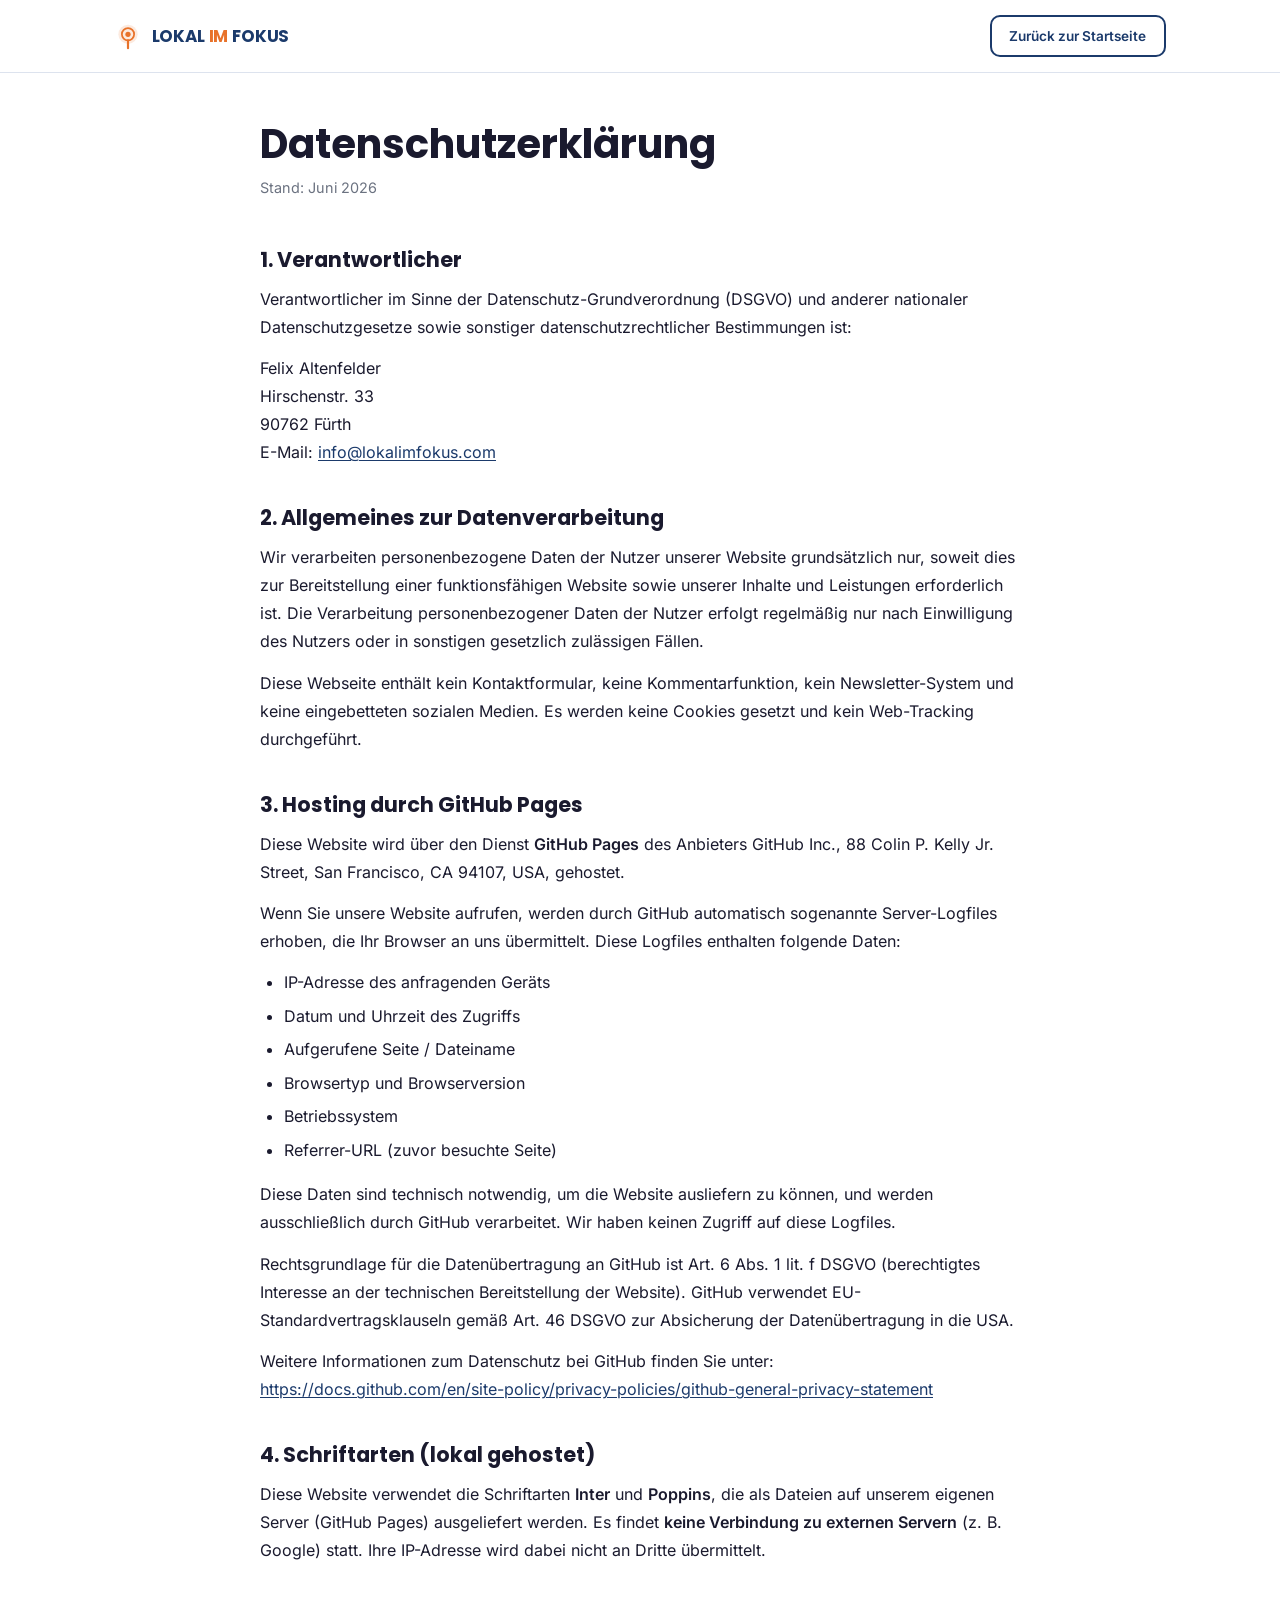
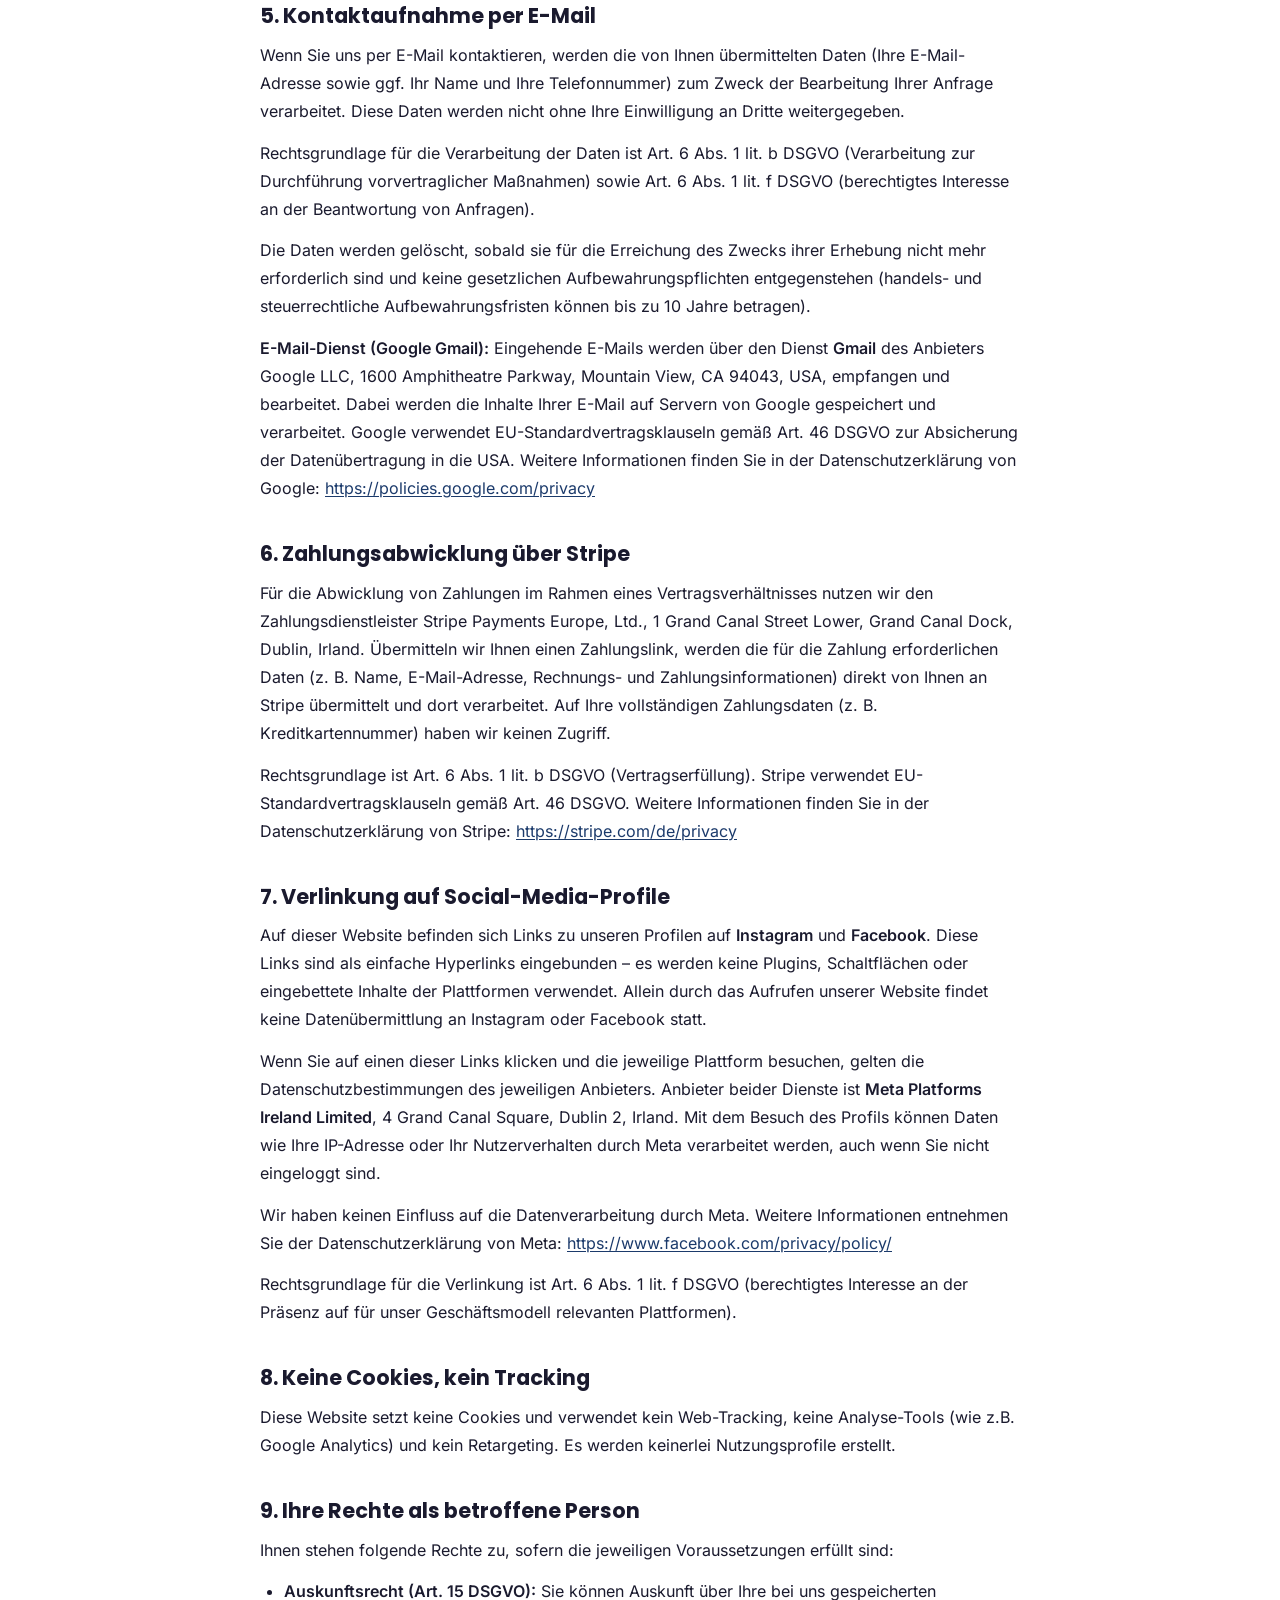
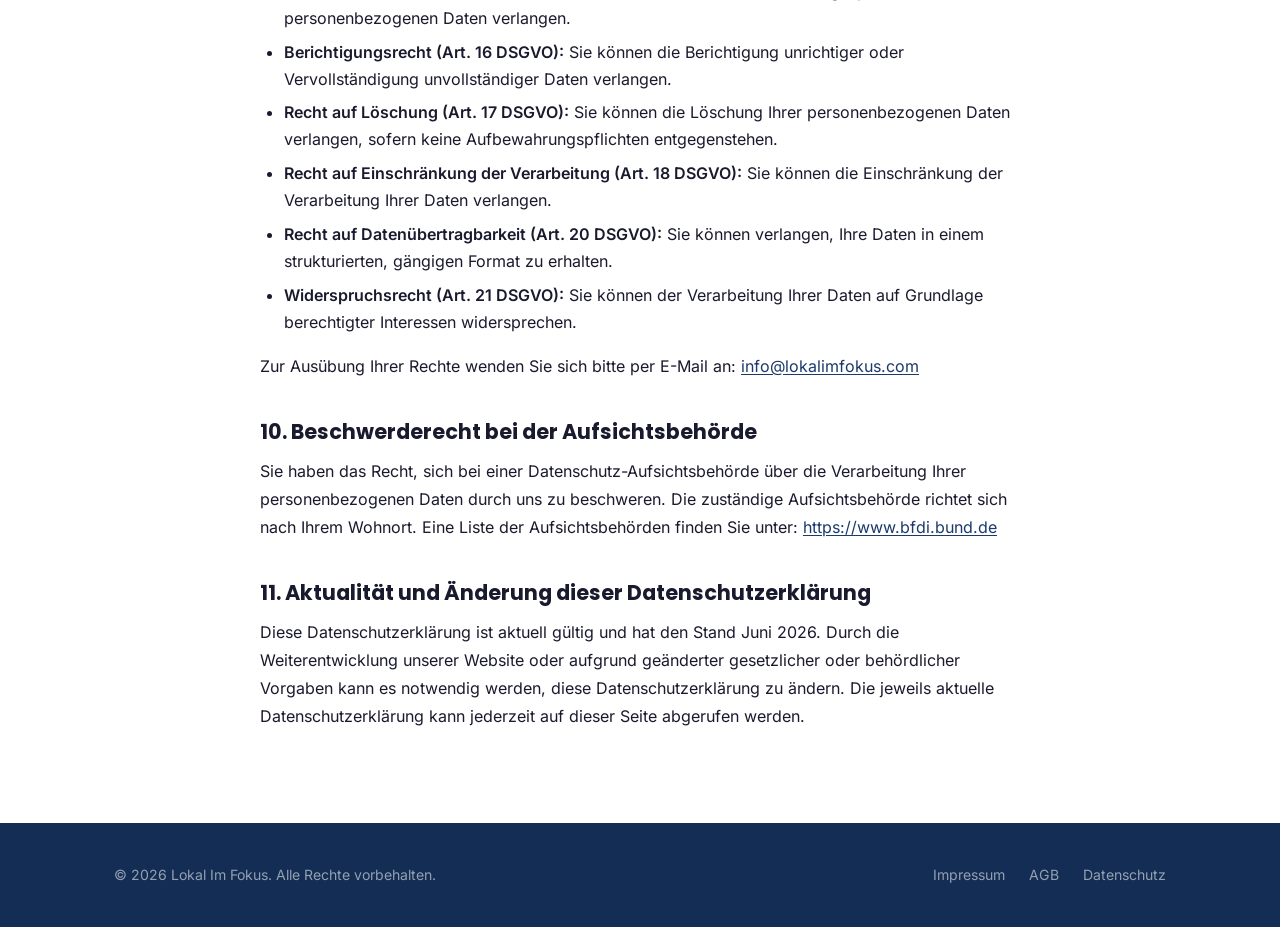
<file: datenschutz/index.html>
<!DOCTYPE html>
<html lang="de">
<head>
  <meta charset="UTF-8">
  <meta name="viewport" content="width=device-width, initial-scale=1.0">
  <meta name="color-scheme" content="only light">
  <meta name="supported-color-schemes" content="light">
  <meta name="theme-color" content="#ffffff">
  <title>Datenschutzerklärung – Lokal Im Fokus</title>
  <meta name="robots" content="noindex, follow">
  <!-- Favicon -->
  <link rel="icon" type="image/x-icon" href="../Favicon/favicon.ico">
  <link rel="icon" type="image/png" sizes="32x32" href="../Favicon/favicon-32x32.png">
  <link rel="icon" type="image/png" sizes="16x16" href="../Favicon/favicon-16x16.png">
  <link rel="apple-touch-icon" sizes="180x180" href="../Favicon/apple-touch-icon.png">
  <link rel="manifest" href="../Favicon/site.webmanifest">
  <meta http-equiv="Content-Security-Policy" content="default-src 'self'; style-src 'self' 'unsafe-inline'; script-src 'self' 'unsafe-inline'; font-src 'self'; img-src 'self' data:;">
  <meta name="referrer" content="no-referrer">
  <link rel="stylesheet" href="../css/style.css">
</head>
<body class="legal-page">

  <nav class="nav nav--scrolled" id="nav">
    <div class="container nav__inner">
      <a href="/" class="nav__logo">
        <svg width="28" height="28" viewBox="0 0 32 32" fill="none" xmlns="http://www.w3.org/2000/svg" aria-hidden="true">
          <circle cx="16" cy="14" r="11" fill="#E8722A" opacity="0.15"/>
          <circle cx="16" cy="14" r="7" fill="none" stroke="#E8722A" stroke-width="2"/>
          <circle cx="16" cy="14" r="3" fill="#E8722A"/>
          <path d="M16 21 L16 30" stroke="#E8722A" stroke-width="2.5" stroke-linecap="round"/>
        </svg>
        <span class="nav__logo-text">LOKAL <span>IM</span> FOKUS</span>
      </a>
      <a href="/" class="btn btn--outline-dark nav__back">
        <span class="nav__back-full">Zurück zur Startseite</span>
        <span class="nav__back-short">Zurück</span>
      </a>
    </div>
  </nav>

  <main class="container">
    <article class="legal-content">
      <h1>Datenschutzerklärung</h1>
      <span class="legal-date">Stand: Juni 2026</span>

      <h2>1. Verantwortlicher</h2>
      <p>
        Verantwortlicher im Sinne der Datenschutz-Grundverordnung (DSGVO) und anderer nationaler Datenschutzgesetze sowie sonstiger datenschutzrechtlicher Bestimmungen ist:
      </p>
      <p>
        Felix Altenfelder<br>
        Hirschenstr. 33<br>
        90762 Fürth<br>
        E-Mail: <a href="mailto:info@lokalimfokus.com">info@lokalimfokus.com</a>
      </p>

      <h2>2. Allgemeines zur Datenverarbeitung</h2>
      <p>
        Wir verarbeiten personenbezogene Daten der Nutzer unserer Website grundsätzlich nur, soweit dies zur Bereitstellung einer funktionsfähigen Website sowie unserer Inhalte und Leistungen erforderlich ist. Die Verarbeitung personenbezogener Daten der Nutzer erfolgt regelmäßig nur nach Einwilligung des Nutzers oder in sonstigen gesetzlich zulässigen Fällen.
      </p>
      <p>
        Diese Webseite enthält kein Kontaktformular, keine Kommentarfunktion, kein Newsletter-System und keine eingebetteten sozialen Medien. Es werden keine Cookies gesetzt und kein Web-Tracking durchgeführt.
      </p>

      <h2>3. Hosting durch GitHub Pages</h2>
      <p>
        Diese Website wird über den Dienst <strong>GitHub Pages</strong> des Anbieters GitHub Inc., 88 Colin P. Kelly Jr. Street, San Francisco, CA 94107, USA, gehostet.
      </p>
      <p>
        Wenn Sie unsere Website aufrufen, werden durch GitHub automatisch sogenannte Server-Logfiles erhoben, die Ihr Browser an uns übermittelt. Diese Logfiles enthalten folgende Daten:
      </p>
      <ul>
        <li>IP-Adresse des anfragenden Geräts</li>
        <li>Datum und Uhrzeit des Zugriffs</li>
        <li>Aufgerufene Seite / Dateiname</li>
        <li>Browsertyp und Browserversion</li>
        <li>Betriebssystem</li>
        <li>Referrer-URL (zuvor besuchte Seite)</li>
      </ul>
      <p>
        Diese Daten sind technisch notwendig, um die Website ausliefern zu können, und werden ausschließlich durch GitHub verarbeitet. Wir haben keinen Zugriff auf diese Logfiles.
      </p>
      <p>
        Rechtsgrundlage für die Datenübertragung an GitHub ist Art. 6 Abs. 1 lit. f DSGVO (berechtigtes Interesse an der technischen Bereitstellung der Website). GitHub verwendet EU-Standardvertragsklauseln gemäß Art. 46 DSGVO zur Absicherung der Datenübertragung in die USA.
      </p>
      <p>
        Weitere Informationen zum Datenschutz bei GitHub finden Sie unter:
        <a href="https://docs.github.com/en/site-policy/privacy-policies/github-general-privacy-statement" target="_blank" rel="noopener noreferrer">https://docs.github.com/en/site-policy/privacy-policies/github-general-privacy-statement</a>
      </p>

      <h2>4. Schriftarten (lokal gehostet)</h2>
      <p>
        Diese Website verwendet die Schriftarten <strong>Inter</strong> und <strong>Poppins</strong>, die als Dateien auf unserem eigenen Server (GitHub Pages) ausgeliefert werden. Es findet <strong>keine Verbindung zu externen Servern</strong> (z.&nbsp;B. Google) statt. Ihre IP-Adresse wird dabei nicht an Dritte übermittelt.
      </p>

      <h2>5. Kontaktaufnahme per E-Mail</h2>
      <p>
        Wenn Sie uns per E-Mail kontaktieren, werden die von Ihnen übermittelten Daten (Ihre E-Mail-Adresse sowie ggf. Ihr Name und Ihre Telefonnummer) zum Zweck der Bearbeitung Ihrer Anfrage verarbeitet. Diese Daten werden nicht ohne Ihre Einwilligung an Dritte weitergegeben.
      </p>
      <p>
        Rechtsgrundlage für die Verarbeitung der Daten ist Art. 6 Abs. 1 lit. b DSGVO (Verarbeitung zur Durchführung vorvertraglicher Maßnahmen) sowie Art. 6 Abs. 1 lit. f DSGVO (berechtigtes Interesse an der Beantwortung von Anfragen).
      </p>
      <p>
        Die Daten werden gelöscht, sobald sie für die Erreichung des Zwecks ihrer Erhebung nicht mehr erforderlich sind und keine gesetzlichen Aufbewahrungspflichten entgegenstehen (handels- und steuerrechtliche Aufbewahrungsfristen können bis zu 10 Jahre betragen).
      </p>
      <p>
        <strong>E-Mail-Dienst (Google Gmail):</strong> Eingehende E-Mails werden über den Dienst <strong>Gmail</strong> des Anbieters Google LLC, 1600 Amphitheatre Parkway, Mountain View, CA 94043, USA, empfangen und bearbeitet. Dabei werden die Inhalte Ihrer E-Mail auf Servern von Google gespeichert und verarbeitet. Google verwendet EU-Standardvertragsklauseln gemäß Art. 46 DSGVO zur Absicherung der Datenübertragung in die USA. Weitere Informationen finden Sie in der Datenschutzerklärung von Google:
        <a href="https://policies.google.com/privacy" target="_blank" rel="noopener noreferrer">https://policies.google.com/privacy</a>
      </p>

      <h2>6. Zahlungsabwicklung über Stripe</h2>
      <p>
        Für die Abwicklung von Zahlungen im Rahmen eines Vertragsverhältnisses nutzen wir den Zahlungsdienstleister Stripe Payments Europe, Ltd., 1 Grand Canal Street Lower, Grand Canal Dock, Dublin, Irland. Übermitteln wir Ihnen einen Zahlungslink, werden die für die Zahlung erforderlichen Daten (z.&nbsp;B. Name, E-Mail-Adresse, Rechnungs- und Zahlungsinformationen) direkt von Ihnen an Stripe übermittelt und dort verarbeitet. Auf Ihre vollständigen Zahlungsdaten (z.&nbsp;B. Kreditkartennummer) haben wir keinen Zugriff.
      </p>
      <p>
        Rechtsgrundlage ist Art. 6 Abs. 1 lit. b DSGVO (Vertragserfüllung). Stripe verwendet EU-Standardvertragsklauseln gemäß Art. 46 DSGVO. Weitere Informationen finden Sie in der Datenschutzerklärung von Stripe:
        <a href="https://stripe.com/de/privacy" target="_blank" rel="noopener noreferrer">https://stripe.com/de/privacy</a>
      </p>

      <h2>7. Verlinkung auf Social-Media-Profile</h2>
      <p>
        Auf dieser Website befinden sich Links zu unseren Profilen auf <strong>Instagram</strong> und <strong>Facebook</strong>. Diese Links sind als einfache Hyperlinks eingebunden – es werden keine Plugins, Schaltflächen oder eingebettete Inhalte der Plattformen verwendet. Allein durch das Aufrufen unserer Website findet keine Datenübermittlung an Instagram oder Facebook statt.
      </p>
      <p>
        Wenn Sie auf einen dieser Links klicken und die jeweilige Plattform besuchen, gelten die Datenschutzbestimmungen des jeweiligen Anbieters. Anbieter beider Dienste ist <strong>Meta Platforms Ireland Limited</strong>, 4 Grand Canal Square, Dublin 2, Irland. Mit dem Besuch des Profils können Daten wie Ihre IP-Adresse oder Ihr Nutzerverhalten durch Meta verarbeitet werden, auch wenn Sie nicht eingeloggt sind.
      </p>
      <p>
        Wir haben keinen Einfluss auf die Datenverarbeitung durch Meta. Weitere Informationen entnehmen Sie der Datenschutzerklärung von Meta:
        <a href="https://www.facebook.com/privacy/policy/" target="_blank" rel="noopener noreferrer">https://www.facebook.com/privacy/policy/</a>
      </p>
      <p>
        Rechtsgrundlage für die Verlinkung ist Art. 6 Abs. 1 lit. f DSGVO (berechtigtes Interesse an der Präsenz auf für unser Geschäftsmodell relevanten Plattformen).
      </p>

      <h2>8. Keine Cookies, kein Tracking</h2>
      <p>
        Diese Website setzt keine Cookies und verwendet kein Web-Tracking, keine Analyse-Tools (wie z.B. Google Analytics) und kein Retargeting. Es werden keinerlei Nutzungsprofile erstellt.
      </p>

      <h2>9. Ihre Rechte als betroffene Person</h2>
      <p>
        Ihnen stehen folgende Rechte zu, sofern die jeweiligen Voraussetzungen erfüllt sind:
      </p>
      <ul>
        <li><strong>Auskunftsrecht (Art. 15 DSGVO):</strong> Sie können Auskunft über Ihre bei uns gespeicherten personenbezogenen Daten verlangen.</li>
        <li><strong>Berichtigungsrecht (Art. 16 DSGVO):</strong> Sie können die Berichtigung unrichtiger oder Vervollständigung unvollständiger Daten verlangen.</li>
        <li><strong>Recht auf Löschung (Art. 17 DSGVO):</strong> Sie können die Löschung Ihrer personenbezogenen Daten verlangen, sofern keine Aufbewahrungspflichten entgegenstehen.</li>
        <li><strong>Recht auf Einschränkung der Verarbeitung (Art. 18 DSGVO):</strong> Sie können die Einschränkung der Verarbeitung Ihrer Daten verlangen.</li>
        <li><strong>Recht auf Datenübertragbarkeit (Art. 20 DSGVO):</strong> Sie können verlangen, Ihre Daten in einem strukturierten, gängigen Format zu erhalten.</li>
        <li><strong>Widerspruchsrecht (Art. 21 DSGVO):</strong> Sie können der Verarbeitung Ihrer Daten auf Grundlage berechtigter Interessen widersprechen.</li>
      </ul>
      <p>
        Zur Ausübung Ihrer Rechte wenden Sie sich bitte per E-Mail an: <a href="mailto:info@lokalimfokus.com">info@lokalimfokus.com</a>
      </p>

      <h2>10. Beschwerderecht bei der Aufsichtsbehörde</h2>
      <p>
        Sie haben das Recht, sich bei einer Datenschutz-Aufsichtsbehörde über die Verarbeitung Ihrer personenbezogenen Daten durch uns zu beschweren. Die zuständige Aufsichtsbehörde richtet sich nach Ihrem Wohnort. Eine Liste der Aufsichtsbehörden finden Sie unter:
        <a href="https://www.bfdi.bund.de/DE/Infothek/Anschriften_Links/anschriften_links-node.html" target="_blank" rel="noopener noreferrer">https://www.bfdi.bund.de</a>
      </p>

      <h2>11. Aktualität und Änderung dieser Datenschutzerklärung</h2>
      <p>
        Diese Datenschutzerklärung ist aktuell gültig und hat den Stand Juni 2026. Durch die Weiterentwicklung unserer Website oder aufgrund geänderter gesetzlicher oder behördlicher Vorgaben kann es notwendig werden, diese Datenschutzerklärung zu ändern. Die jeweils aktuelle Datenschutzerklärung kann jederzeit auf dieser Seite abgerufen werden.
      </p>
    </article>
  </main>

  <footer class="footer">
    <div class="container footer__inner">
      <span class="footer__copy">&copy; 2026 Lokal Im Fokus. Alle Rechte vorbehalten.</span>
      <nav class="footer__links" aria-label="Rechtliche Links">
        <a href="/impressum/" class="footer__link">Impressum</a>
        <a href="/agb/" class="footer__link">AGB</a>
        <a href="/datenschutz/" class="footer__link">Datenschutz</a>
      </nav>
    </div>
  </footer>

</body>
</html>
</file>
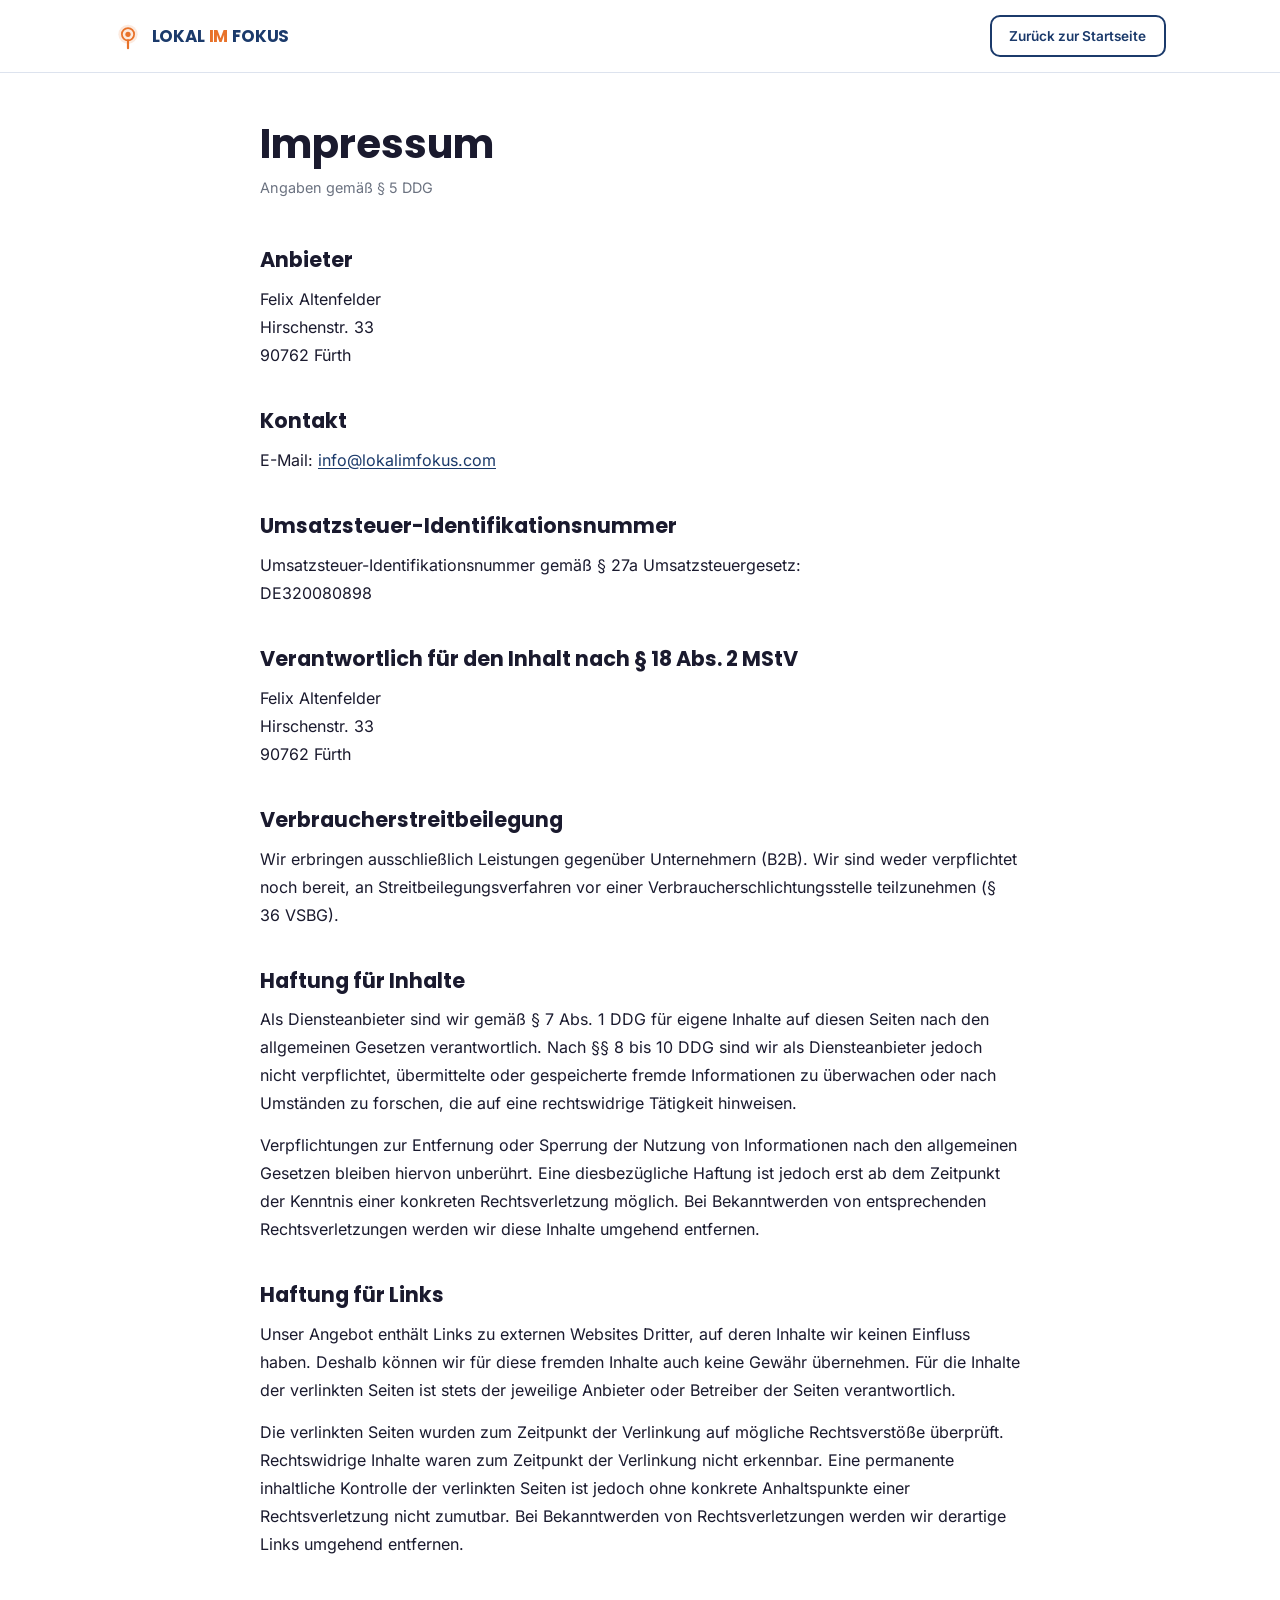
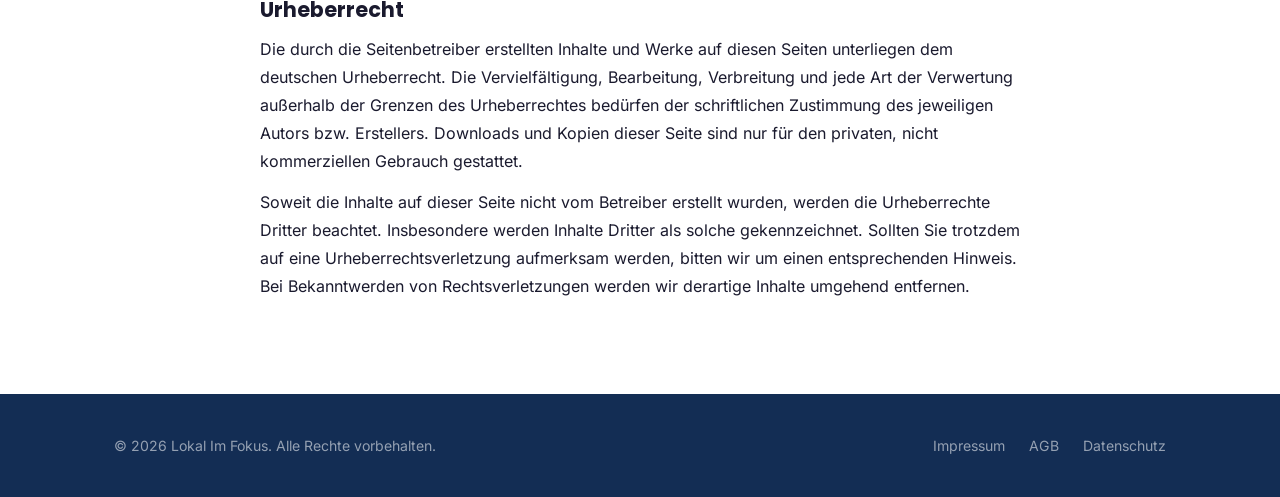
<file: impressum/index.html>
<!DOCTYPE html>
<html lang="de">
<head>
  <meta charset="UTF-8">
  <meta name="viewport" content="width=device-width, initial-scale=1.0">
  <meta name="color-scheme" content="only light">
  <meta name="supported-color-schemes" content="light">
  <meta name="theme-color" content="#ffffff">
  <title>Impressum – Lokal Im Fokus</title>
  <meta name="robots" content="noindex, follow">
  <!-- Favicon -->
  <link rel="icon" type="image/x-icon" href="../Favicon/favicon.ico">
  <link rel="icon" type="image/png" sizes="32x32" href="../Favicon/favicon-32x32.png">
  <link rel="icon" type="image/png" sizes="16x16" href="../Favicon/favicon-16x16.png">
  <link rel="apple-touch-icon" sizes="180x180" href="../Favicon/apple-touch-icon.png">
  <link rel="manifest" href="../Favicon/site.webmanifest">
  <meta http-equiv="Content-Security-Policy" content="default-src 'self'; style-src 'self' 'unsafe-inline'; script-src 'self' 'unsafe-inline'; font-src 'self'; img-src 'self' data:;">
  <meta name="referrer" content="no-referrer">
  <link rel="stylesheet" href="../css/style.css">
</head>
<body class="legal-page">

  <nav class="nav nav--scrolled" id="nav">
    <div class="container nav__inner">
      <a href="/" class="nav__logo">
        <svg width="28" height="28" viewBox="0 0 32 32" fill="none" xmlns="http://www.w3.org/2000/svg" aria-hidden="true">
          <circle cx="16" cy="14" r="11" fill="#E8722A" opacity="0.15"/>
          <circle cx="16" cy="14" r="7" fill="none" stroke="#E8722A" stroke-width="2"/>
          <circle cx="16" cy="14" r="3" fill="#E8722A"/>
          <path d="M16 21 L16 30" stroke="#E8722A" stroke-width="2.5" stroke-linecap="round"/>
        </svg>
        <span class="nav__logo-text">LOKAL <span>IM</span> FOKUS</span>
      </a>
      <a href="/" class="btn btn--outline-dark nav__back">
        <span class="nav__back-full">Zurück zur Startseite</span>
        <span class="nav__back-short">Zurück</span>
      </a>
    </div>
  </nav>

  <main class="container">
    <article class="legal-content">
      <h1>Impressum</h1>
      <span class="legal-date">Angaben gemäß § 5 DDG</span>

      <h2>Anbieter</h2>
      <p>
        Felix Altenfelder<br>
        Hirschenstr. 33<br>
        90762 Fürth
      </p>

      <h2>Kontakt</h2>
      <p>
        E-Mail: <a href="mailto:info@lokalimfokus.com">info@lokalimfokus.com</a><br>
      </p>

      <h2>Umsatzsteuer-Identifikationsnummer</h2>
      <p>
        Umsatzsteuer-Identifikationsnummer gemäß § 27a Umsatzsteuergesetz:<br>
        DE320080898
      </p>

      <h2>Verantwortlich für den Inhalt nach § 18 Abs. 2 MStV</h2>
      <p>
        Felix Altenfelder<br>
        Hirschenstr. 33<br>
        90762 Fürth
      </p>

      <h2>Verbraucherstreitbeilegung</h2>
      <p>
        Wir erbringen ausschließlich Leistungen gegenüber Unternehmern (B2B). Wir sind weder verpflichtet noch bereit, an Streitbeilegungsverfahren vor einer Verbraucherschlichtungsstelle teilzunehmen (§ 36 VSBG).
      </p>

      <h2>Haftung für Inhalte</h2>
      <p>
        Als Diensteanbieter sind wir gemäß § 7 Abs. 1 DDG für eigene Inhalte auf diesen Seiten nach den allgemeinen Gesetzen verantwortlich. Nach §§ 8 bis 10 DDG sind wir als Diensteanbieter jedoch nicht verpflichtet, übermittelte oder gespeicherte fremde Informationen zu überwachen oder nach Umständen zu forschen, die auf eine rechtswidrige Tätigkeit hinweisen.
      </p>
      <p>
        Verpflichtungen zur Entfernung oder Sperrung der Nutzung von Informationen nach den allgemeinen Gesetzen bleiben hiervon unberührt. Eine diesbezügliche Haftung ist jedoch erst ab dem Zeitpunkt der Kenntnis einer konkreten Rechtsverletzung möglich. Bei Bekanntwerden von entsprechenden Rechtsverletzungen werden wir diese Inhalte umgehend entfernen.
      </p>

      <h2>Haftung für Links</h2>
      <p>
        Unser Angebot enthält Links zu externen Websites Dritter, auf deren Inhalte wir keinen Einfluss haben. Deshalb können wir für diese fremden Inhalte auch keine Gewähr übernehmen. Für die Inhalte der verlinkten Seiten ist stets der jeweilige Anbieter oder Betreiber der Seiten verantwortlich.
      </p>
      <p>
        Die verlinkten Seiten wurden zum Zeitpunkt der Verlinkung auf mögliche Rechtsverstöße überprüft. Rechtswidrige Inhalte waren zum Zeitpunkt der Verlinkung nicht erkennbar. Eine permanente inhaltliche Kontrolle der verlinkten Seiten ist jedoch ohne konkrete Anhaltspunkte einer Rechtsverletzung nicht zumutbar. Bei Bekanntwerden von Rechtsverletzungen werden wir derartige Links umgehend entfernen.
      </p>

      <h2>Urheberrecht</h2>
      <p>
        Die durch die Seitenbetreiber erstellten Inhalte und Werke auf diesen Seiten unterliegen dem deutschen Urheberrecht. Die Vervielfältigung, Bearbeitung, Verbreitung und jede Art der Verwertung außerhalb der Grenzen des Urheberrechtes bedürfen der schriftlichen Zustimmung des jeweiligen Autors bzw. Erstellers. Downloads und Kopien dieser Seite sind nur für den privaten, nicht kommerziellen Gebrauch gestattet.
      </p>
      <p>
        Soweit die Inhalte auf dieser Seite nicht vom Betreiber erstellt wurden, werden die Urheberrechte Dritter beachtet. Insbesondere werden Inhalte Dritter als solche gekennzeichnet. Sollten Sie trotzdem auf eine Urheberrechtsverletzung aufmerksam werden, bitten wir um einen entsprechenden Hinweis. Bei Bekanntwerden von Rechtsverletzungen werden wir derartige Inhalte umgehend entfernen.
      </p>
    </article>
  </main>

  <footer class="footer">
    <div class="container footer__inner">
      <span class="footer__copy">&copy; 2026 Lokal Im Fokus. Alle Rechte vorbehalten.</span>
      <nav class="footer__links" aria-label="Rechtliche Links">
        <a href="/impressum/" class="footer__link">Impressum</a>
        <a href="/agb/" class="footer__link">AGB</a>
        <a href="/datenschutz/" class="footer__link">Datenschutz</a>
      </nav>
    </div>
  </footer>

</body>
</html>
</file>
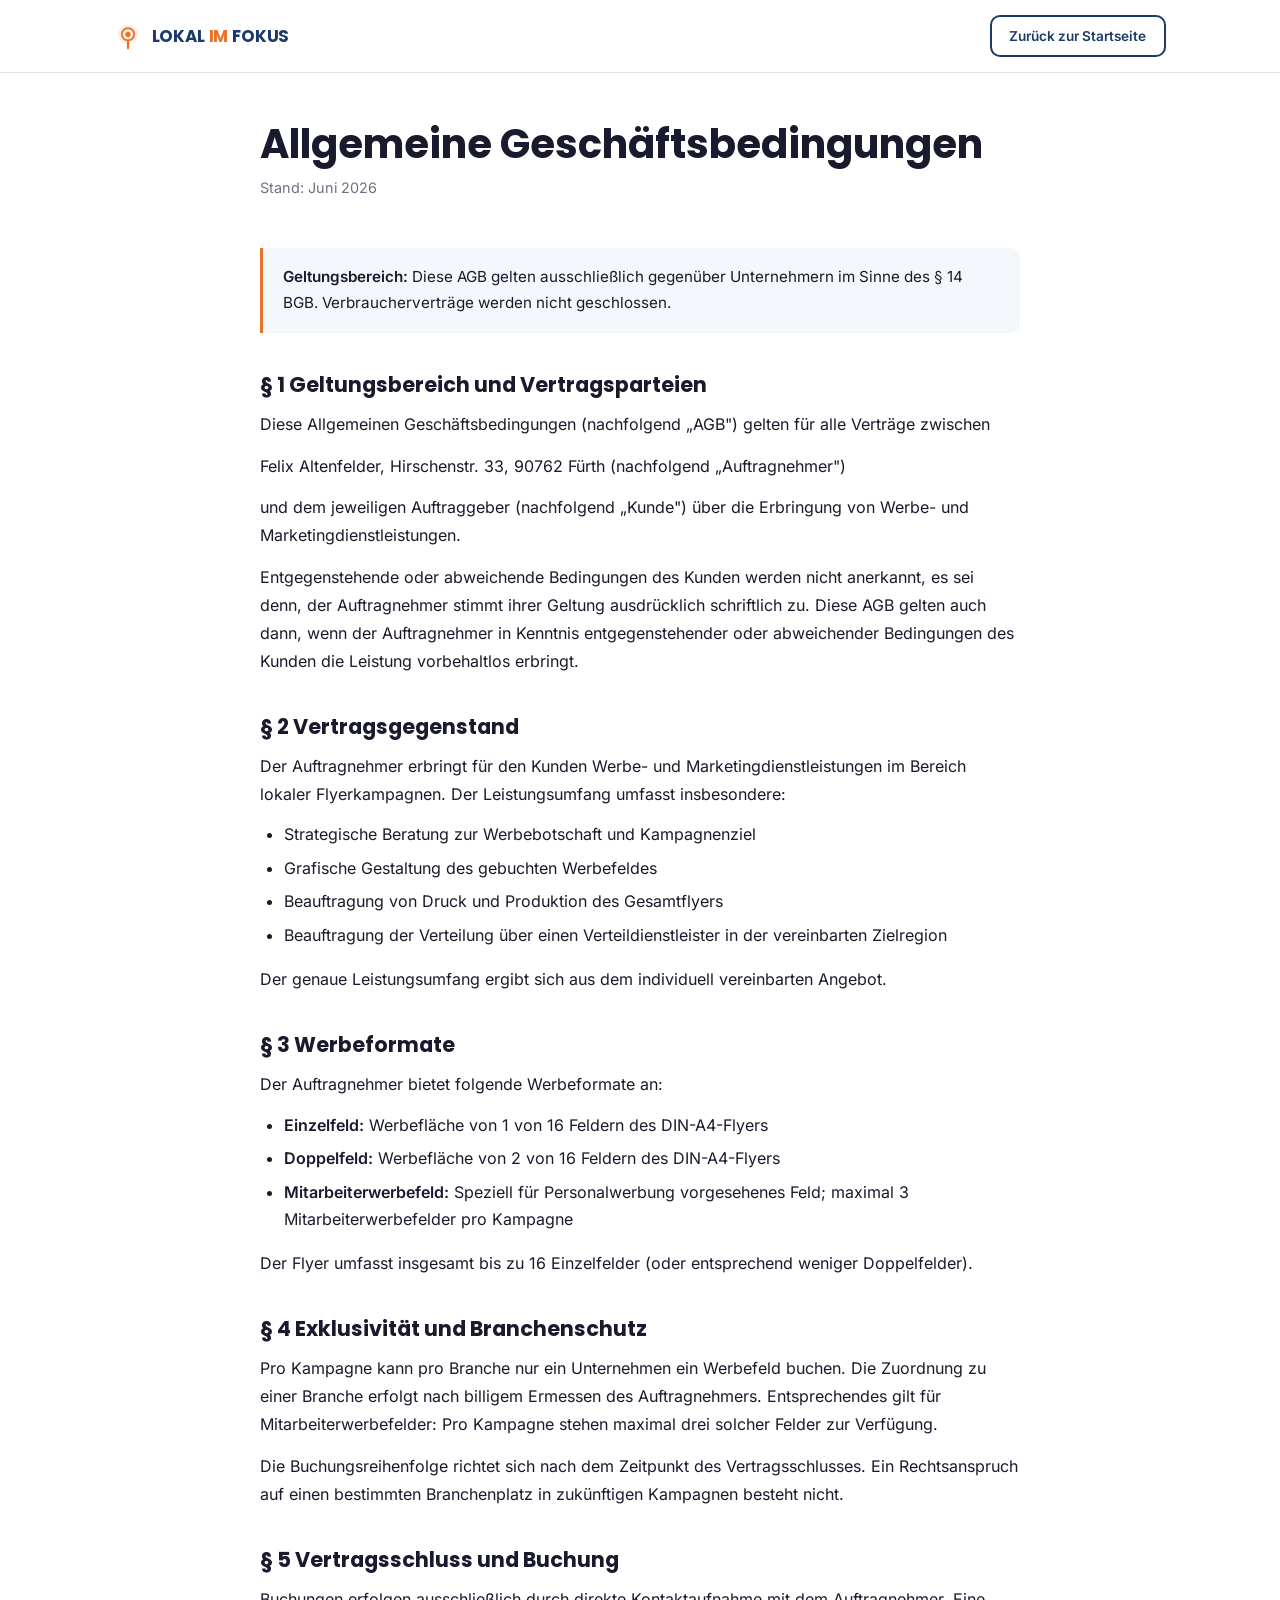
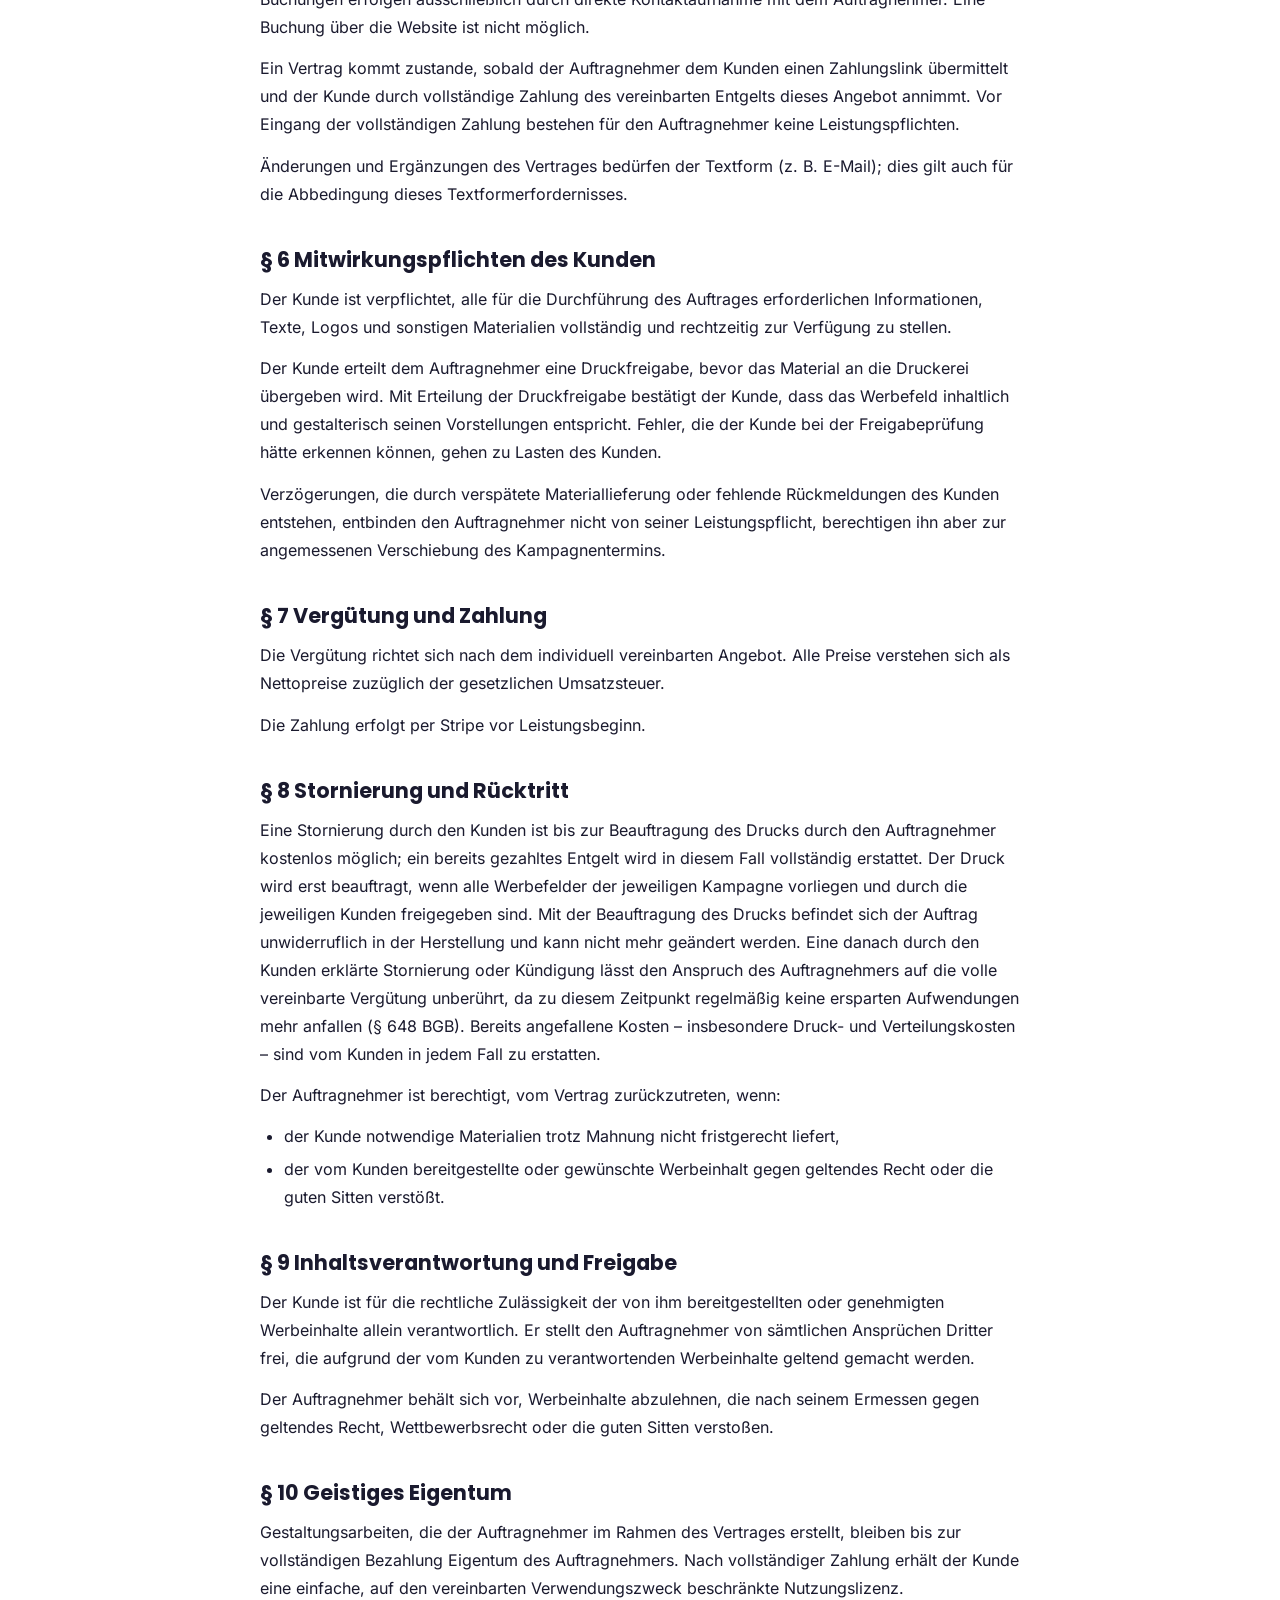
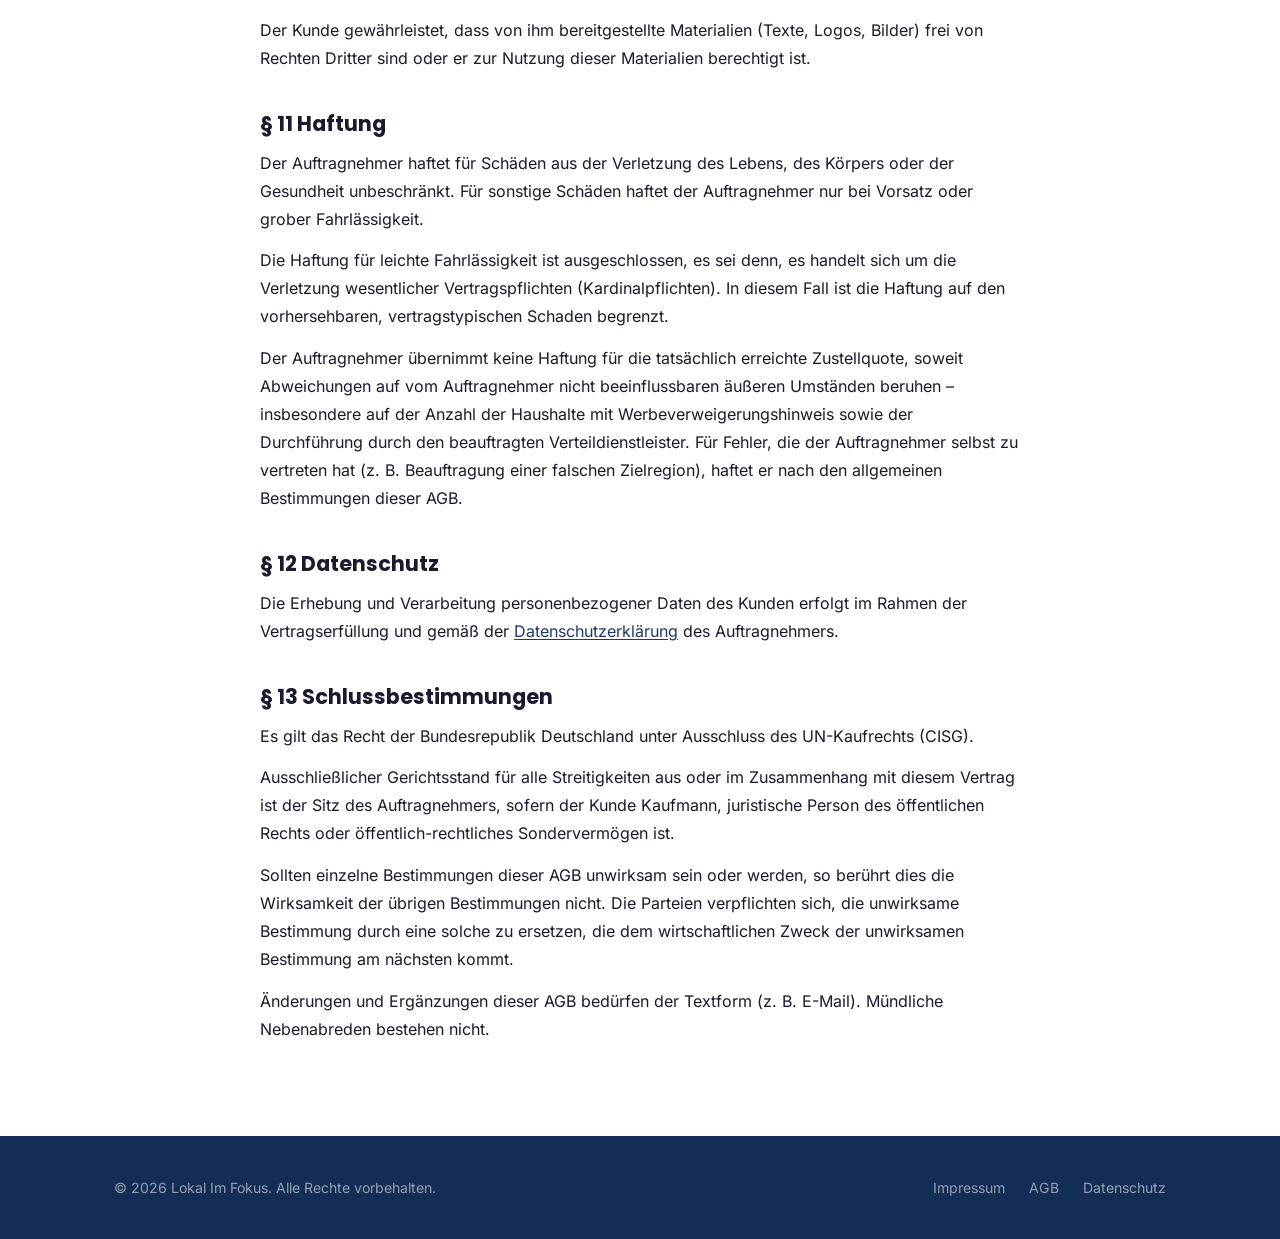
<file: agb.html>
<!DOCTYPE html>
<html lang="de">
<head>
  <meta charset="UTF-8">
  <meta name="viewport" content="width=device-width, initial-scale=1.0">
  <title>AGB – Lokal Im Fokus</title>
  <meta name="robots" content="noindex, follow">
  <meta http-equiv="Content-Security-Policy" content="default-src 'self'; style-src 'self' 'unsafe-inline'; script-src 'self' 'unsafe-inline'; font-src 'self'; img-src 'self' data:;">
  <meta name="referrer" content="no-referrer">
  <link rel="stylesheet" href="css/style.css">
</head>
<body class="legal-page">

  <nav class="nav nav--scrolled" id="nav">
    <div class="container nav__inner">
      <a href="index.html" class="nav__logo">
        <svg width="28" height="28" viewBox="0 0 32 32" fill="none" xmlns="http://www.w3.org/2000/svg" aria-hidden="true">
          <circle cx="16" cy="14" r="11" fill="#E8722A" opacity="0.15"/>
          <circle cx="16" cy="14" r="7" fill="none" stroke="#E8722A" stroke-width="2"/>
          <circle cx="16" cy="14" r="3" fill="#E8722A"/>
          <path d="M16 21 L16 30" stroke="#E8722A" stroke-width="2.5" stroke-linecap="round"/>
        </svg>
        <span class="nav__logo-text">LOKAL <span>IM</span> FOKUS</span>
      </a>
      <a href="index.html" class="btn btn--outline-dark nav__back">
        <span class="nav__back-full">Zurück zur Startseite</span>
        <span class="nav__back-short">Zurück</span>
      </a>
    </div>
  </nav>

  <main class="container">
    <article class="legal-content">
      <h1>Allgemeine Geschäftsbedingungen</h1>
      <span class="legal-date">Stand: Juni 2026</span>

      <div class="legal-highlight">
        <p><strong>Geltungsbereich:</strong> Diese AGB gelten ausschließlich gegenüber Unternehmern im Sinne des § 14 BGB. Verbraucherverträge werden nicht geschlossen.</p>
      </div>

      <h2>§ 1 Geltungsbereich und Vertragsparteien</h2>
      <p>
        Diese Allgemeinen Geschäftsbedingungen (nachfolgend „AGB") gelten für alle Verträge zwischen
      </p>
      <p>
        Felix Altenfelder, Hirschenstr. 33, 90762 Fürth (nachfolgend „Auftragnehmer")
      </p>
      <p>
        und dem jeweiligen Auftraggeber (nachfolgend „Kunde") über die Erbringung von Werbe- und Marketingdienstleistungen.
      </p>
      <p>
        Entgegenstehende oder abweichende Bedingungen des Kunden werden nicht anerkannt, es sei denn, der Auftragnehmer stimmt ihrer Geltung ausdrücklich schriftlich zu. Diese AGB gelten auch dann, wenn der Auftragnehmer in Kenntnis entgegenstehender oder abweichender Bedingungen des Kunden die Leistung vorbehaltlos erbringt.
      </p>

      <h2>§ 2 Vertragsgegenstand</h2>
      <p>
        Der Auftragnehmer erbringt für den Kunden Werbe- und Marketingdienstleistungen im Bereich lokaler Flyerkampagnen. Der Leistungsumfang umfasst insbesondere:
      </p>
      <ul>
        <li>Strategische Beratung zur Werbebotschaft und Kampagnenziel</li>
        <li>Grafische Gestaltung des gebuchten Werbefeldes</li>
        <li>Beauftragung von Druck und Produktion des Gesamtflyers</li>
        <li>Beauftragung der Verteilung über einen Verteildienstleister in der vereinbarten Zielregion</li>
      </ul>
      <p>
        Der genaue Leistungsumfang ergibt sich aus dem individuell vereinbarten Angebot.
      </p>

      <h2>§ 3 Werbeformate</h2>
      <p>
        Der Auftragnehmer bietet folgende Werbeformate an:
      </p>
      <ul>
        <li><strong>Einzelfeld:</strong> Werbefläche von 1 von 16 Feldern des DIN-A4-Flyers</li>
        <li><strong>Doppelfeld:</strong> Werbefläche von 2 von 16 Feldern des DIN-A4-Flyers</li>
        <li><strong>Mitarbeiterwerbefeld:</strong> Speziell für Personalwerbung vorgesehenes Feld; maximal 3 Mitarbeiterwerbefelder pro Kampagne</li>
      </ul>
      <p>
        Der Flyer umfasst insgesamt bis zu 16 Einzelfelder (oder entsprechend weniger Doppelfelder).
      </p>

      <h2>§ 4 Exklusivität und Branchenschutz</h2>
      <p>
        Pro Kampagne kann pro Branche nur ein Unternehmen ein Werbefeld buchen. Die Zuordnung zu einer Branche erfolgt nach billigem Ermessen des Auftragnehmers. Entsprechendes gilt für Mitarbeiterwerbefelder: Pro Kampagne stehen maximal drei solcher Felder zur Verfügung.
      </p>
      <p>
        Die Buchungsreihenfolge richtet sich nach dem Zeitpunkt des Vertragsschlusses. Ein Rechtsanspruch auf einen bestimmten Branchenplatz in zukünftigen Kampagnen besteht nicht.
      </p>

      <h2>§ 5 Vertragsschluss und Buchung</h2>
      <p>
        Buchungen erfolgen ausschließlich durch direkte Kontaktaufnahme mit dem Auftragnehmer. Eine Buchung über die Website ist nicht möglich.
      </p>
      <p>
        Ein Vertrag kommt zustande, sobald der Auftragnehmer dem Kunden einen Zahlungslink übermittelt und der Kunde durch vollständige Zahlung des vereinbarten Entgelts dieses Angebot annimmt. Vor Eingang der vollständigen Zahlung bestehen für den Auftragnehmer keine Leistungspflichten.
      </p>
      <p>
        Änderungen und Ergänzungen des Vertrages bedürfen der Textform (z. B. E-Mail); dies gilt auch für die Abbedingung dieses Textformerfordernisses.
      </p>

      <h2>§ 6 Mitwirkungspflichten des Kunden</h2>
      <p>
        Der Kunde ist verpflichtet, alle für die Durchführung des Auftrages erforderlichen Informationen, Texte, Logos und sonstigen Materialien vollständig und rechtzeitig zur Verfügung zu stellen.
      </p>
      <p>
        Der Kunde erteilt dem Auftragnehmer eine Druckfreigabe, bevor das Material an die Druckerei übergeben wird. Mit Erteilung der Druckfreigabe bestätigt der Kunde, dass das Werbefeld inhaltlich und gestalterisch seinen Vorstellungen entspricht. Fehler, die der Kunde bei der Freigabeprüfung hätte erkennen können, gehen zu Lasten des Kunden.
      </p>
      <p>
        Verzögerungen, die durch verspätete Materiallieferung oder fehlende Rückmeldungen des Kunden entstehen, entbinden den Auftragnehmer nicht von seiner Leistungspflicht, berechtigen ihn aber zur angemessenen Verschiebung des Kampagnentermins.
      </p>

      <h2>§ 7 Vergütung und Zahlung</h2>
      <p>
        Die Vergütung richtet sich nach dem individuell vereinbarten Angebot. Alle Preise verstehen sich als Nettopreise zuzüglich der gesetzlichen Umsatzsteuer.
      </p>
      <p>
        Die Zahlung erfolgt per Stripe vor Leistungsbeginn.
      </p>

      <h2>§ 8 Stornierung und Rücktritt</h2>
      <p>
        Eine Stornierung durch den Kunden ist bis zur Beauftragung des Drucks durch den Auftragnehmer kostenlos möglich; ein bereits gezahltes Entgelt wird in diesem Fall vollständig erstattet. Der Druck wird erst beauftragt, wenn alle Werbefelder der jeweiligen Kampagne vorliegen und durch die jeweiligen Kunden freigegeben sind. Mit der Beauftragung des Drucks befindet sich der Auftrag unwiderruflich in der Herstellung und kann nicht mehr geändert werden. Eine danach durch den Kunden erklärte Stornierung oder Kündigung lässt den Anspruch des Auftragnehmers auf die volle vereinbarte Vergütung unberührt, da zu diesem Zeitpunkt regelmäßig keine ersparten Aufwendungen mehr anfallen (§ 648 BGB). Bereits angefallene Kosten – insbesondere Druck- und Verteilungskosten – sind vom Kunden in jedem Fall zu erstatten.
      </p>
      <p>
        Der Auftragnehmer ist berechtigt, vom Vertrag zurückzutreten, wenn:
      </p>
      <ul>
        <li>der Kunde notwendige Materialien trotz Mahnung nicht fristgerecht liefert,</li>
        <li>der vom Kunden bereitgestellte oder gewünschte Werbeinhalt gegen geltendes Recht oder die guten Sitten verstößt.</li>
      </ul>

      <h2>§ 9 Inhaltsverantwortung und Freigabe</h2>
      <p>
        Der Kunde ist für die rechtliche Zulässigkeit der von ihm bereitgestellten oder genehmigten Werbeinhalte allein verantwortlich. Er stellt den Auftragnehmer von sämtlichen Ansprüchen Dritter frei, die aufgrund der vom Kunden zu verantwortenden Werbeinhalte geltend gemacht werden.
      </p>
      <p>
        Der Auftragnehmer behält sich vor, Werbeinhalte abzulehnen, die nach seinem Ermessen gegen geltendes Recht, Wettbewerbsrecht oder die guten Sitten verstoßen.
      </p>

      <h2>§ 10 Geistiges Eigentum</h2>
      <p>
        Gestaltungsarbeiten, die der Auftragnehmer im Rahmen des Vertrages erstellt, bleiben bis zur vollständigen Bezahlung Eigentum des Auftragnehmers. Nach vollständiger Zahlung erhält der Kunde eine einfache, auf den vereinbarten Verwendungszweck beschränkte Nutzungslizenz.
      </p>
      <p>
        Der Kunde gewährleistet, dass von ihm bereitgestellte Materialien (Texte, Logos, Bilder) frei von Rechten Dritter sind oder er zur Nutzung dieser Materialien berechtigt ist.
      </p>

      <h2>§ 11 Haftung</h2>
      <p>
        Der Auftragnehmer haftet für Schäden aus der Verletzung des Lebens, des Körpers oder der Gesundheit unbeschränkt. Für sonstige Schäden haftet der Auftragnehmer nur bei Vorsatz oder grober Fahrlässigkeit.
      </p>
      <p>
        Die Haftung für leichte Fahrlässigkeit ist ausgeschlossen, es sei denn, es handelt sich um die Verletzung wesentlicher Vertragspflichten (Kardinalpflichten). In diesem Fall ist die Haftung auf den vorhersehbaren, vertragstypischen Schaden begrenzt.
      </p>
      <p>
        Der Auftragnehmer übernimmt keine Haftung für die tatsächlich erreichte Zustellquote, soweit Abweichungen auf vom Auftragnehmer nicht beeinflussbaren äußeren Umständen beruhen – insbesondere auf der Anzahl der Haushalte mit Werbeverweigerungshinweis sowie der Durchführung durch den beauftragten Verteildienstleister. Für Fehler, die der Auftragnehmer selbst zu vertreten hat (z. B. Beauftragung einer falschen Zielregion), haftet er nach den allgemeinen Bestimmungen dieser AGB.
      </p>

      <h2>§ 12 Datenschutz</h2>
      <p>
        Die Erhebung und Verarbeitung personenbezogener Daten des Kunden erfolgt im Rahmen der Vertragserfüllung und gemäß der <a href="datenschutz.html">Datenschutzerklärung</a> des Auftragnehmers.
      </p>

      <h2>§ 13 Schlussbestimmungen</h2>
      <p>
        Es gilt das Recht der Bundesrepublik Deutschland unter Ausschluss des UN-Kaufrechts (CISG).
      </p>
      <p>
        Ausschließlicher Gerichtsstand für alle Streitigkeiten aus oder im Zusammenhang mit diesem Vertrag ist der Sitz des Auftragnehmers, sofern der Kunde Kaufmann, juristische Person des öffentlichen Rechts oder öffentlich-rechtliches Sondervermögen ist.
      </p>
      <p>
        Sollten einzelne Bestimmungen dieser AGB unwirksam sein oder werden, so berührt dies die Wirksamkeit der übrigen Bestimmungen nicht. Die Parteien verpflichten sich, die unwirksame Bestimmung durch eine solche zu ersetzen, die dem wirtschaftlichen Zweck der unwirksamen Bestimmung am nächsten kommt.
      </p>
      <p>
        Änderungen und Ergänzungen dieser AGB bedürfen der Textform (z. B. E-Mail). Mündliche Nebenabreden bestehen nicht.
      </p>
    </article>
  </main>

  <footer class="footer">
    <div class="container footer__inner">
      <span class="footer__copy">&copy; 2026 Lokal Im Fokus. Alle Rechte vorbehalten.</span>
      <nav class="footer__links" aria-label="Rechtliche Links">
        <a href="impressum.html" class="footer__link">Impressum</a>
        <a href="agb.html" class="footer__link">AGB</a>
        <a href="datenschutz.html" class="footer__link">Datenschutz</a>
      </nav>
    </div>
  </footer>

</body>
</html>
</file>
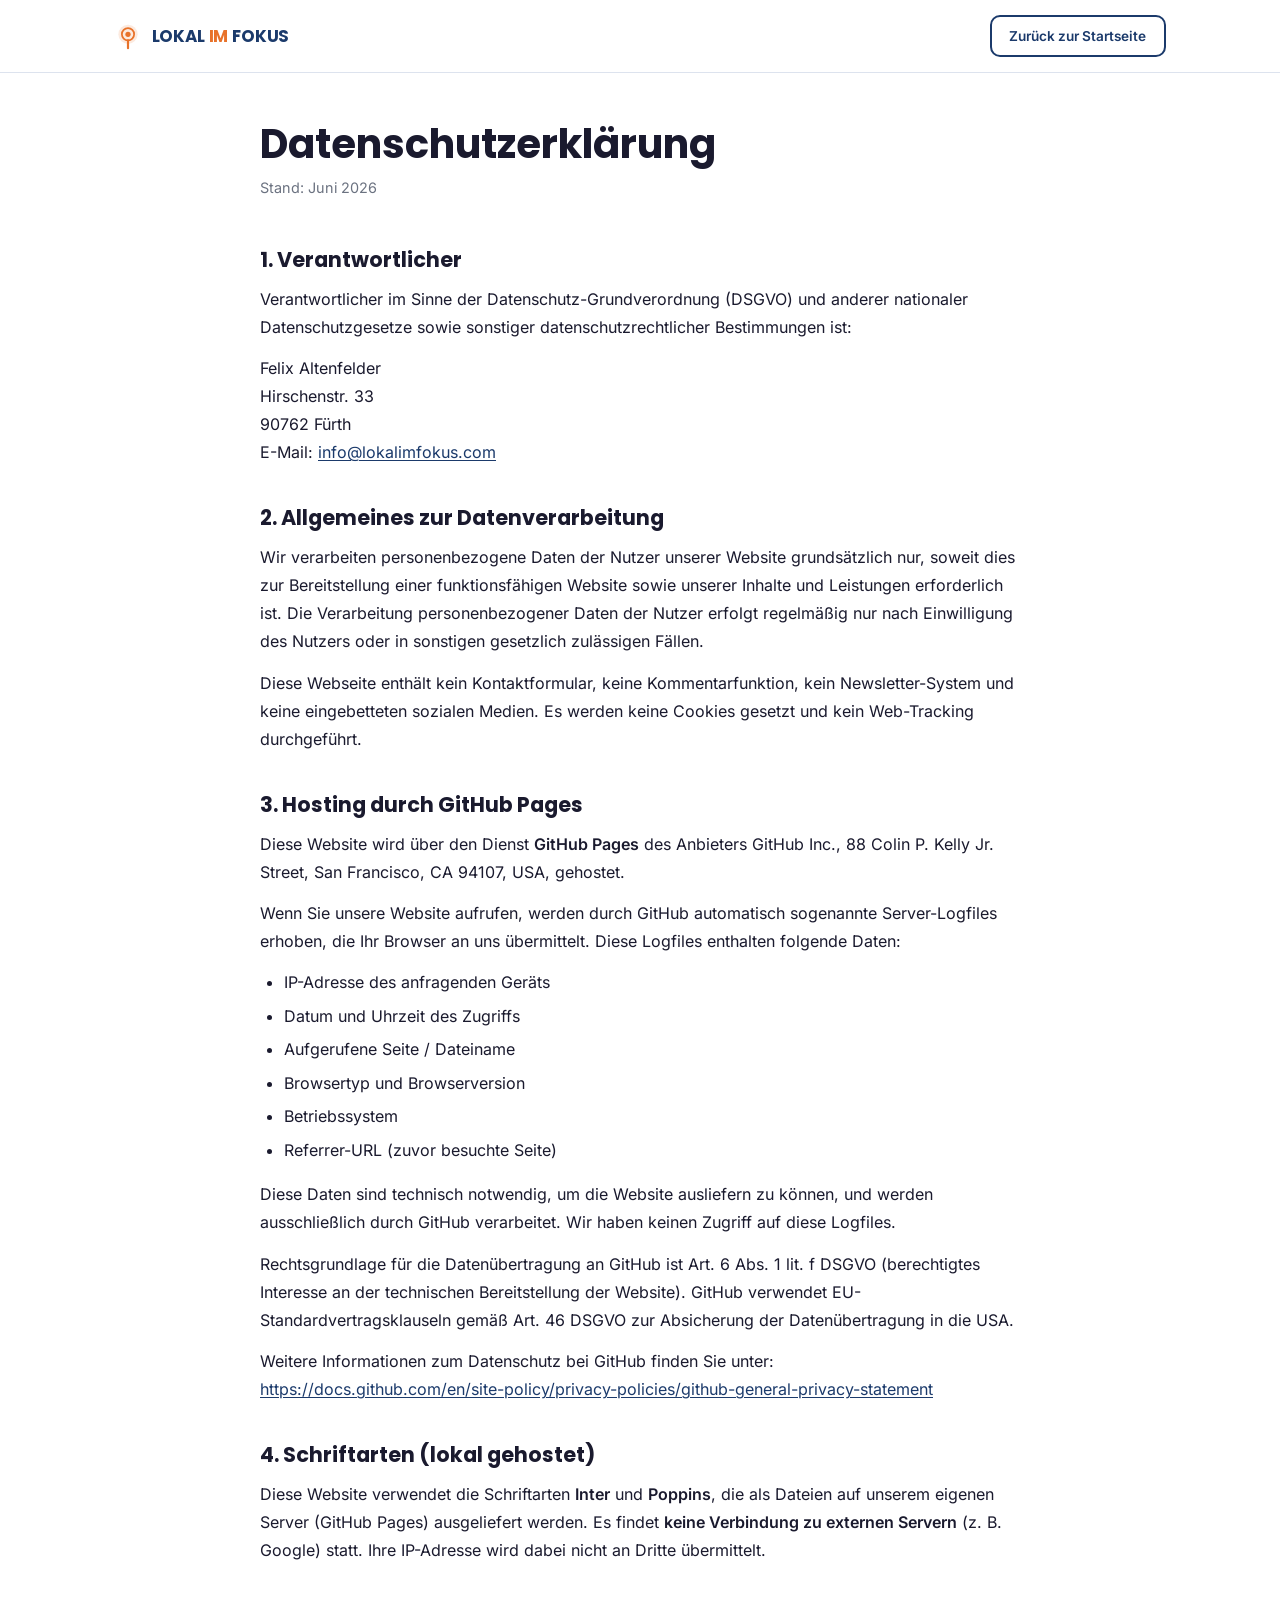
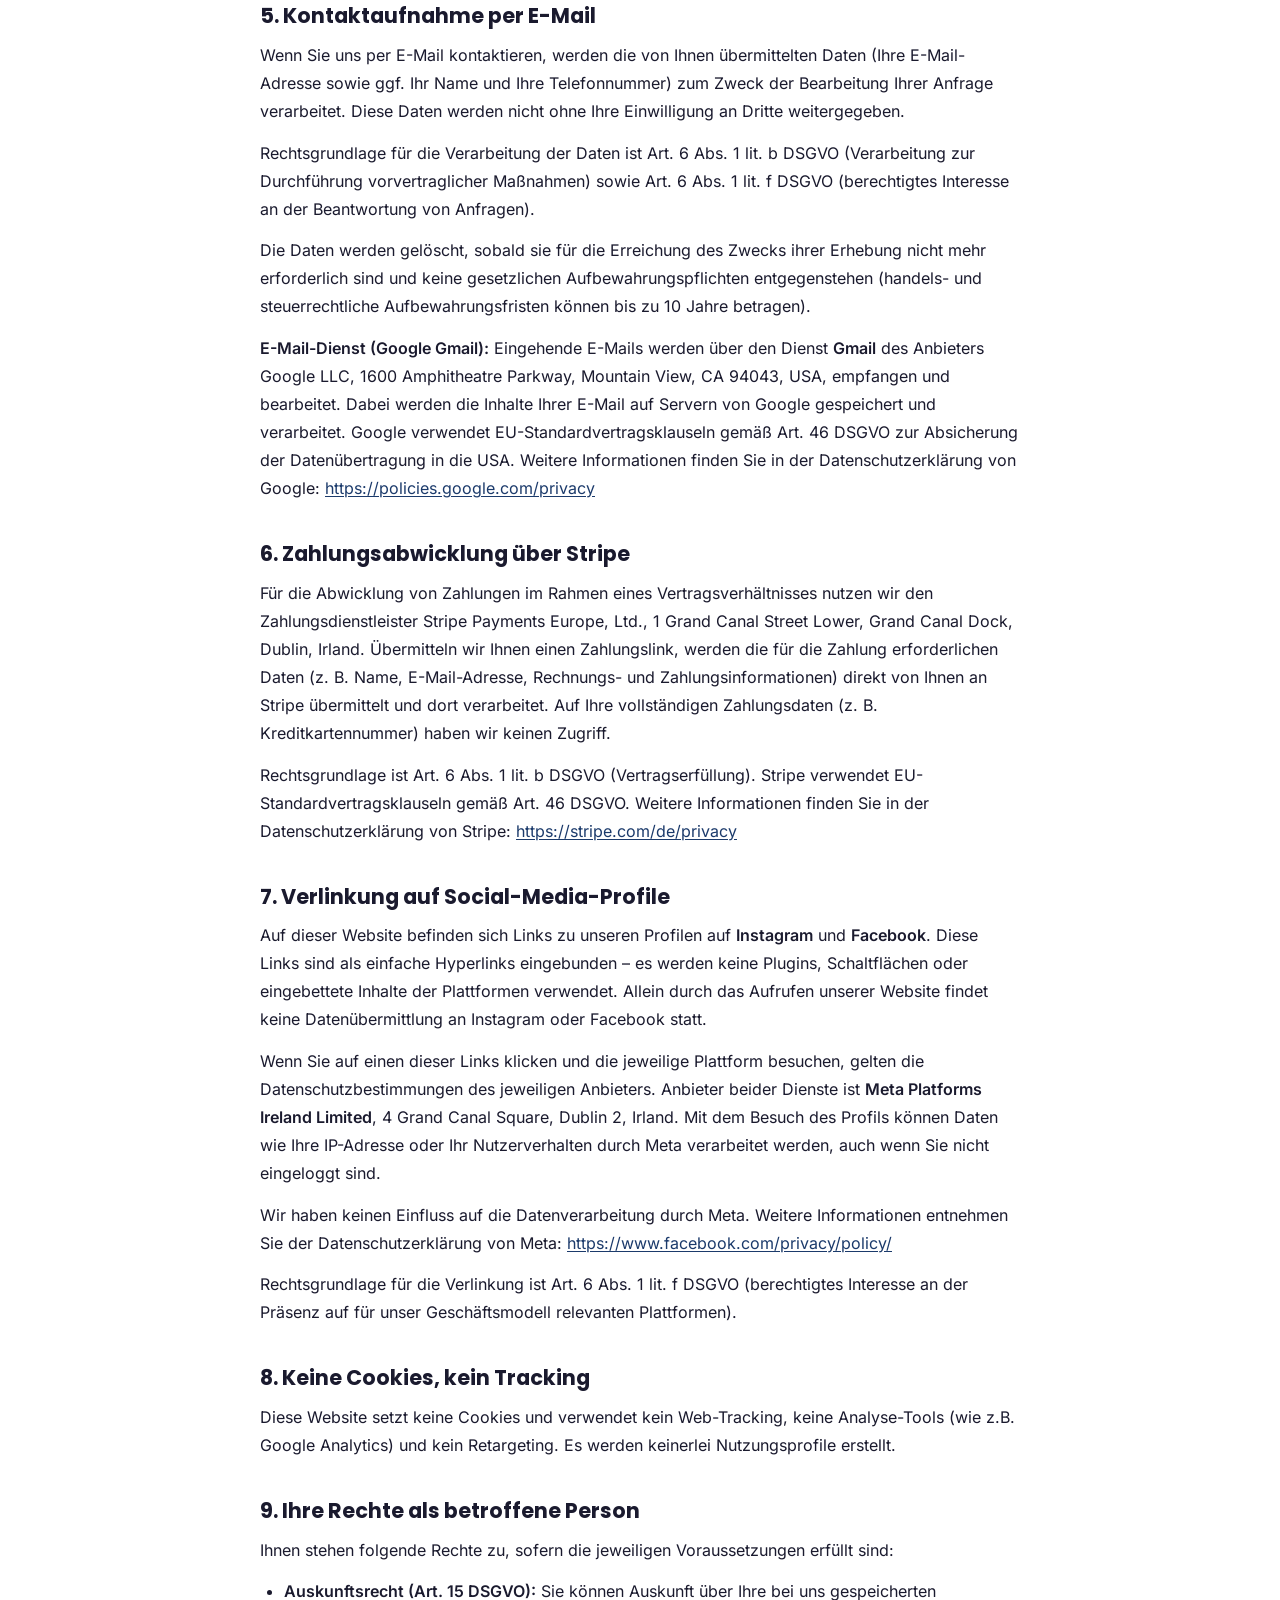
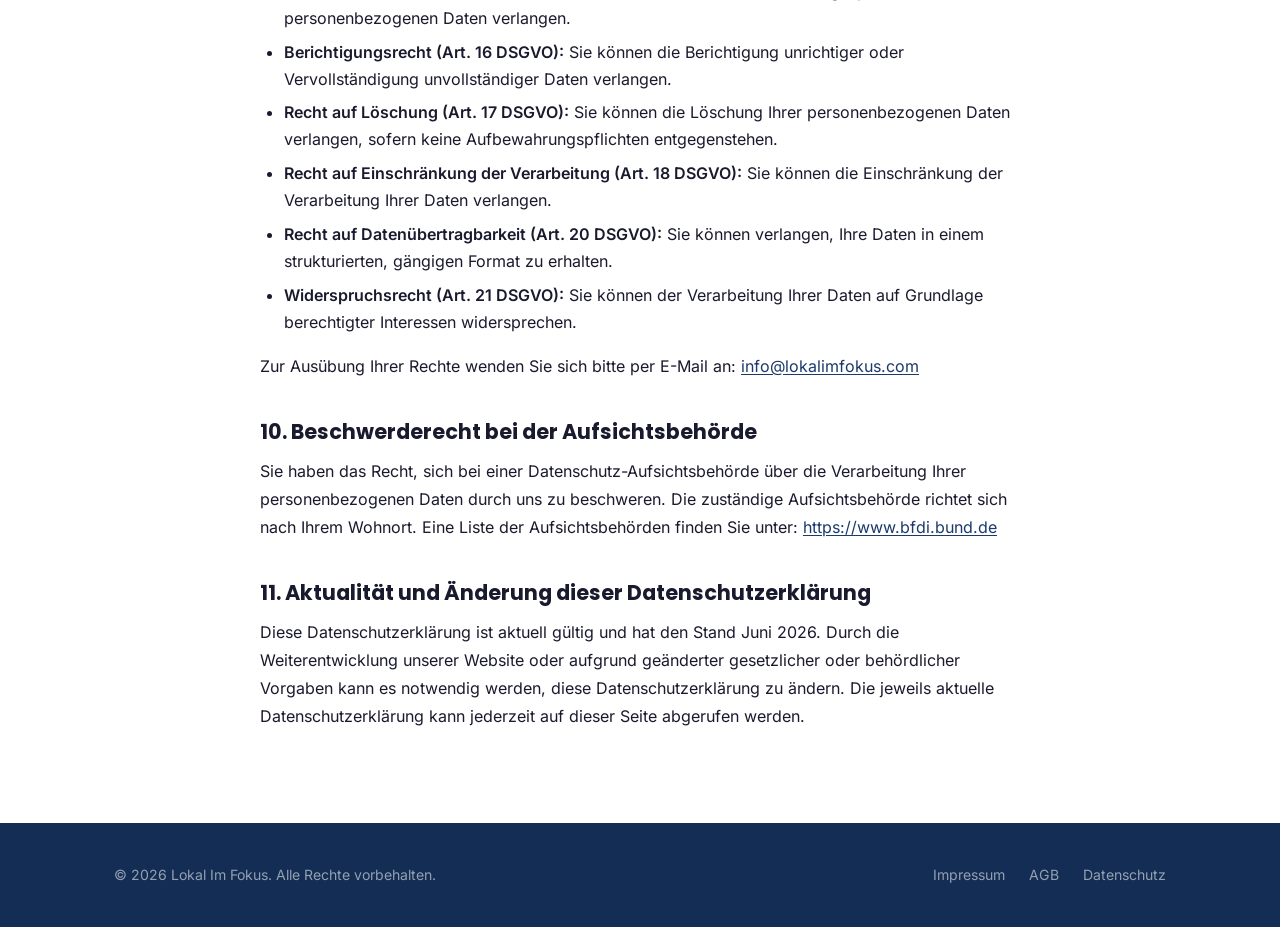
<file: datenschutz.html>
<!DOCTYPE html>
<html lang="de">
<head>
  <meta charset="UTF-8">
  <meta name="viewport" content="width=device-width, initial-scale=1.0">
  <title>Datenschutzerklärung – Lokal Im Fokus</title>
  <meta name="robots" content="noindex, follow">
  <meta http-equiv="Content-Security-Policy" content="default-src 'self'; style-src 'self' 'unsafe-inline'; script-src 'self' 'unsafe-inline'; font-src 'self'; img-src 'self' data:;">
  <meta name="referrer" content="no-referrer">
  <link rel="stylesheet" href="css/style.css">
</head>
<body class="legal-page">

  <nav class="nav nav--scrolled" id="nav">
    <div class="container nav__inner">
      <a href="index.html" class="nav__logo">
        <svg width="28" height="28" viewBox="0 0 32 32" fill="none" xmlns="http://www.w3.org/2000/svg" aria-hidden="true">
          <circle cx="16" cy="14" r="11" fill="#E8722A" opacity="0.15"/>
          <circle cx="16" cy="14" r="7" fill="none" stroke="#E8722A" stroke-width="2"/>
          <circle cx="16" cy="14" r="3" fill="#E8722A"/>
          <path d="M16 21 L16 30" stroke="#E8722A" stroke-width="2.5" stroke-linecap="round"/>
        </svg>
        <span class="nav__logo-text">LOKAL <span>IM</span> FOKUS</span>
      </a>
      <a href="index.html" class="btn btn--outline-dark nav__back">
        <span class="nav__back-full">Zurück zur Startseite</span>
        <span class="nav__back-short">Zurück</span>
      </a>
    </div>
  </nav>

  <main class="container">
    <article class="legal-content">
      <h1>Datenschutzerklärung</h1>
      <span class="legal-date">Stand: Juni 2026</span>

      <h2>1. Verantwortlicher</h2>
      <p>
        Verantwortlicher im Sinne der Datenschutz-Grundverordnung (DSGVO) und anderer nationaler Datenschutzgesetze sowie sonstiger datenschutzrechtlicher Bestimmungen ist:
      </p>
      <p>
        Felix Altenfelder<br>
        Hirschenstr. 33<br>
        90762 Fürth<br>
        E-Mail: <a href="mailto:info@lokalimfokus.com">info@lokalimfokus.com</a>
      </p>

      <h2>2. Allgemeines zur Datenverarbeitung</h2>
      <p>
        Wir verarbeiten personenbezogene Daten der Nutzer unserer Website grundsätzlich nur, soweit dies zur Bereitstellung einer funktionsfähigen Website sowie unserer Inhalte und Leistungen erforderlich ist. Die Verarbeitung personenbezogener Daten der Nutzer erfolgt regelmäßig nur nach Einwilligung des Nutzers oder in sonstigen gesetzlich zulässigen Fällen.
      </p>
      <p>
        Diese Webseite enthält kein Kontaktformular, keine Kommentarfunktion, kein Newsletter-System und keine eingebetteten sozialen Medien. Es werden keine Cookies gesetzt und kein Web-Tracking durchgeführt.
      </p>

      <h2>3. Hosting durch GitHub Pages</h2>
      <p>
        Diese Website wird über den Dienst <strong>GitHub Pages</strong> des Anbieters GitHub Inc., 88 Colin P. Kelly Jr. Street, San Francisco, CA 94107, USA, gehostet.
      </p>
      <p>
        Wenn Sie unsere Website aufrufen, werden durch GitHub automatisch sogenannte Server-Logfiles erhoben, die Ihr Browser an uns übermittelt. Diese Logfiles enthalten folgende Daten:
      </p>
      <ul>
        <li>IP-Adresse des anfragenden Geräts</li>
        <li>Datum und Uhrzeit des Zugriffs</li>
        <li>Aufgerufene Seite / Dateiname</li>
        <li>Browsertyp und Browserversion</li>
        <li>Betriebssystem</li>
        <li>Referrer-URL (zuvor besuchte Seite)</li>
      </ul>
      <p>
        Diese Daten sind technisch notwendig, um die Website ausliefern zu können, und werden ausschließlich durch GitHub verarbeitet. Wir haben keinen Zugriff auf diese Logfiles.
      </p>
      <p>
        Rechtsgrundlage für die Datenübertragung an GitHub ist Art. 6 Abs. 1 lit. f DSGVO (berechtigtes Interesse an der technischen Bereitstellung der Website). GitHub verwendet EU-Standardvertragsklauseln gemäß Art. 46 DSGVO zur Absicherung der Datenübertragung in die USA.
      </p>
      <p>
        Weitere Informationen zum Datenschutz bei GitHub finden Sie unter:
        <a href="https://docs.github.com/en/site-policy/privacy-policies/github-general-privacy-statement" target="_blank" rel="noopener noreferrer">https://docs.github.com/en/site-policy/privacy-policies/github-general-privacy-statement</a>
      </p>

      <h2>4. Schriftarten (lokal gehostet)</h2>
      <p>
        Diese Website verwendet die Schriftarten <strong>Inter</strong> und <strong>Poppins</strong>, die als Dateien auf unserem eigenen Server (GitHub Pages) ausgeliefert werden. Es findet <strong>keine Verbindung zu externen Servern</strong> (z.&nbsp;B. Google) statt. Ihre IP-Adresse wird dabei nicht an Dritte übermittelt.
      </p>

      <h2>5. Kontaktaufnahme per E-Mail</h2>
      <p>
        Wenn Sie uns per E-Mail kontaktieren, werden die von Ihnen übermittelten Daten (Ihre E-Mail-Adresse sowie ggf. Ihr Name und Ihre Telefonnummer) zum Zweck der Bearbeitung Ihrer Anfrage verarbeitet. Diese Daten werden nicht ohne Ihre Einwilligung an Dritte weitergegeben.
      </p>
      <p>
        Rechtsgrundlage für die Verarbeitung der Daten ist Art. 6 Abs. 1 lit. b DSGVO (Verarbeitung zur Durchführung vorvertraglicher Maßnahmen) sowie Art. 6 Abs. 1 lit. f DSGVO (berechtigtes Interesse an der Beantwortung von Anfragen).
      </p>
      <p>
        Die Daten werden gelöscht, sobald sie für die Erreichung des Zwecks ihrer Erhebung nicht mehr erforderlich sind und keine gesetzlichen Aufbewahrungspflichten entgegenstehen (handels- und steuerrechtliche Aufbewahrungsfristen können bis zu 10 Jahre betragen).
      </p>
      <p>
        <strong>E-Mail-Dienst (Google Gmail):</strong> Eingehende E-Mails werden über den Dienst <strong>Gmail</strong> des Anbieters Google LLC, 1600 Amphitheatre Parkway, Mountain View, CA 94043, USA, empfangen und bearbeitet. Dabei werden die Inhalte Ihrer E-Mail auf Servern von Google gespeichert und verarbeitet. Google verwendet EU-Standardvertragsklauseln gemäß Art. 46 DSGVO zur Absicherung der Datenübertragung in die USA. Weitere Informationen finden Sie in der Datenschutzerklärung von Google:
        <a href="https://policies.google.com/privacy" target="_blank" rel="noopener noreferrer">https://policies.google.com/privacy</a>
      </p>

      <h2>6. Zahlungsabwicklung über Stripe</h2>
      <p>
        Für die Abwicklung von Zahlungen im Rahmen eines Vertragsverhältnisses nutzen wir den Zahlungsdienstleister Stripe Payments Europe, Ltd., 1 Grand Canal Street Lower, Grand Canal Dock, Dublin, Irland. Übermitteln wir Ihnen einen Zahlungslink, werden die für die Zahlung erforderlichen Daten (z.&nbsp;B. Name, E-Mail-Adresse, Rechnungs- und Zahlungsinformationen) direkt von Ihnen an Stripe übermittelt und dort verarbeitet. Auf Ihre vollständigen Zahlungsdaten (z.&nbsp;B. Kreditkartennummer) haben wir keinen Zugriff.
      </p>
      <p>
        Rechtsgrundlage ist Art. 6 Abs. 1 lit. b DSGVO (Vertragserfüllung). Stripe verwendet EU-Standardvertragsklauseln gemäß Art. 46 DSGVO. Weitere Informationen finden Sie in der Datenschutzerklärung von Stripe:
        <a href="https://stripe.com/de/privacy" target="_blank" rel="noopener noreferrer">https://stripe.com/de/privacy</a>
      </p>

      <h2>7. Verlinkung auf Social-Media-Profile</h2>
      <p>
        Auf dieser Website befinden sich Links zu unseren Profilen auf <strong>Instagram</strong> und <strong>Facebook</strong>. Diese Links sind als einfache Hyperlinks eingebunden – es werden keine Plugins, Schaltflächen oder eingebettete Inhalte der Plattformen verwendet. Allein durch das Aufrufen unserer Website findet keine Datenübermittlung an Instagram oder Facebook statt.
      </p>
      <p>
        Wenn Sie auf einen dieser Links klicken und die jeweilige Plattform besuchen, gelten die Datenschutzbestimmungen des jeweiligen Anbieters. Anbieter beider Dienste ist <strong>Meta Platforms Ireland Limited</strong>, 4 Grand Canal Square, Dublin 2, Irland. Mit dem Besuch des Profils können Daten wie Ihre IP-Adresse oder Ihr Nutzerverhalten durch Meta verarbeitet werden, auch wenn Sie nicht eingeloggt sind.
      </p>
      <p>
        Wir haben keinen Einfluss auf die Datenverarbeitung durch Meta. Weitere Informationen entnehmen Sie der Datenschutzerklärung von Meta:
        <a href="https://www.facebook.com/privacy/policy/" target="_blank" rel="noopener noreferrer">https://www.facebook.com/privacy/policy/</a>
      </p>
      <p>
        Rechtsgrundlage für die Verlinkung ist Art. 6 Abs. 1 lit. f DSGVO (berechtigtes Interesse an der Präsenz auf für unser Geschäftsmodell relevanten Plattformen).
      </p>

      <h2>8. Keine Cookies, kein Tracking</h2>
      <p>
        Diese Website setzt keine Cookies und verwendet kein Web-Tracking, keine Analyse-Tools (wie z.B. Google Analytics) und kein Retargeting. Es werden keinerlei Nutzungsprofile erstellt.
      </p>

      <h2>9. Ihre Rechte als betroffene Person</h2>
      <p>
        Ihnen stehen folgende Rechte zu, sofern die jeweiligen Voraussetzungen erfüllt sind:
      </p>
      <ul>
        <li><strong>Auskunftsrecht (Art. 15 DSGVO):</strong> Sie können Auskunft über Ihre bei uns gespeicherten personenbezogenen Daten verlangen.</li>
        <li><strong>Berichtigungsrecht (Art. 16 DSGVO):</strong> Sie können die Berichtigung unrichtiger oder Vervollständigung unvollständiger Daten verlangen.</li>
        <li><strong>Recht auf Löschung (Art. 17 DSGVO):</strong> Sie können die Löschung Ihrer personenbezogenen Daten verlangen, sofern keine Aufbewahrungspflichten entgegenstehen.</li>
        <li><strong>Recht auf Einschränkung der Verarbeitung (Art. 18 DSGVO):</strong> Sie können die Einschränkung der Verarbeitung Ihrer Daten verlangen.</li>
        <li><strong>Recht auf Datenübertragbarkeit (Art. 20 DSGVO):</strong> Sie können verlangen, Ihre Daten in einem strukturierten, gängigen Format zu erhalten.</li>
        <li><strong>Widerspruchsrecht (Art. 21 DSGVO):</strong> Sie können der Verarbeitung Ihrer Daten auf Grundlage berechtigter Interessen widersprechen.</li>
      </ul>
      <p>
        Zur Ausübung Ihrer Rechte wenden Sie sich bitte per E-Mail an: <a href="mailto:info@lokalimfokus.com">info@lokalimfokus.com</a>
      </p>

      <h2>10. Beschwerderecht bei der Aufsichtsbehörde</h2>
      <p>
        Sie haben das Recht, sich bei einer Datenschutz-Aufsichtsbehörde über die Verarbeitung Ihrer personenbezogenen Daten durch uns zu beschweren. Die zuständige Aufsichtsbehörde richtet sich nach Ihrem Wohnort. Eine Liste der Aufsichtsbehörden finden Sie unter:
        <a href="https://www.bfdi.bund.de/DE/Infothek/Anschriften_Links/anschriften_links-node.html" target="_blank" rel="noopener noreferrer">https://www.bfdi.bund.de</a>
      </p>

      <h2>11. Aktualität und Änderung dieser Datenschutzerklärung</h2>
      <p>
        Diese Datenschutzerklärung ist aktuell gültig und hat den Stand Juni 2026. Durch die Weiterentwicklung unserer Website oder aufgrund geänderter gesetzlicher oder behördlicher Vorgaben kann es notwendig werden, diese Datenschutzerklärung zu ändern. Die jeweils aktuelle Datenschutzerklärung kann jederzeit auf dieser Seite abgerufen werden.
      </p>
    </article>
  </main>

  <footer class="footer">
    <div class="container footer__inner">
      <span class="footer__copy">&copy; 2026 Lokal Im Fokus. Alle Rechte vorbehalten.</span>
      <nav class="footer__links" aria-label="Rechtliche Links">
        <a href="impressum.html" class="footer__link">Impressum</a>
        <a href="agb.html" class="footer__link">AGB</a>
        <a href="datenschutz.html" class="footer__link">Datenschutz</a>
      </nav>
    </div>
  </footer>

</body>
</html>
</file>
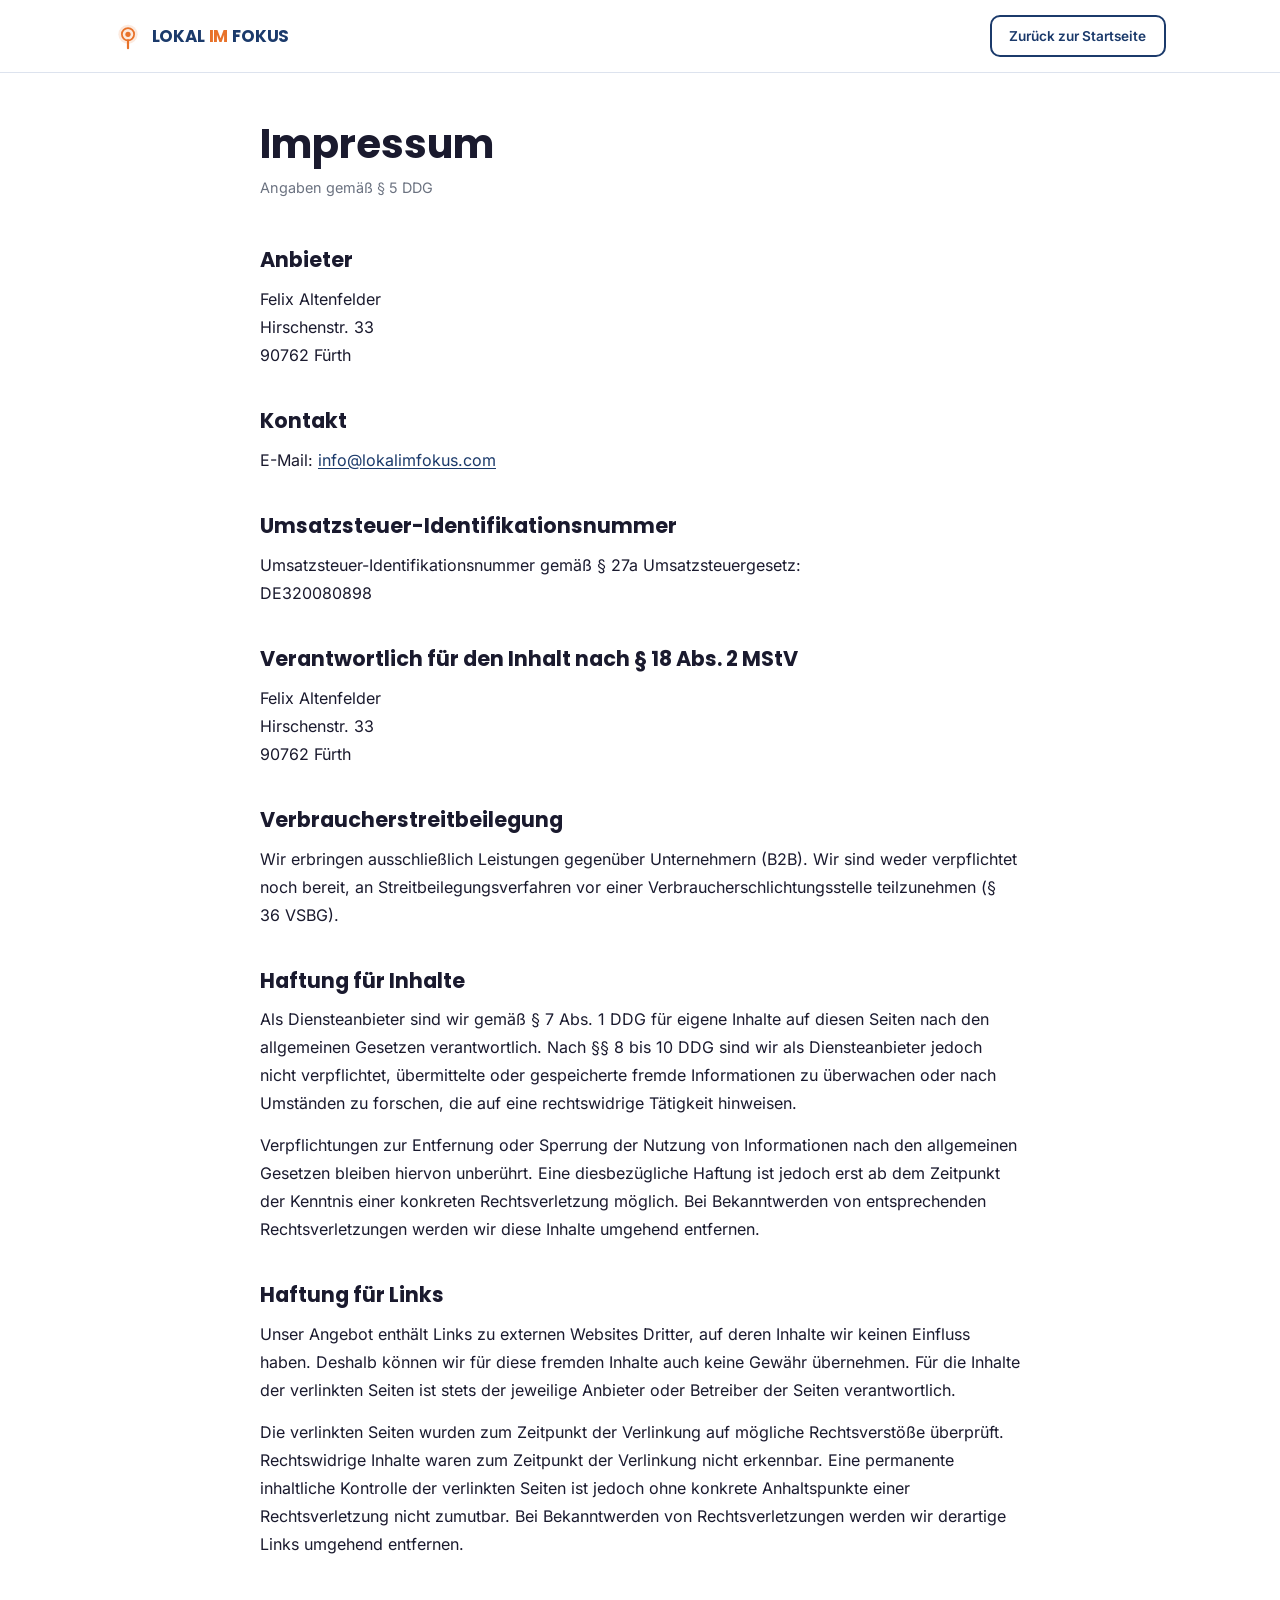
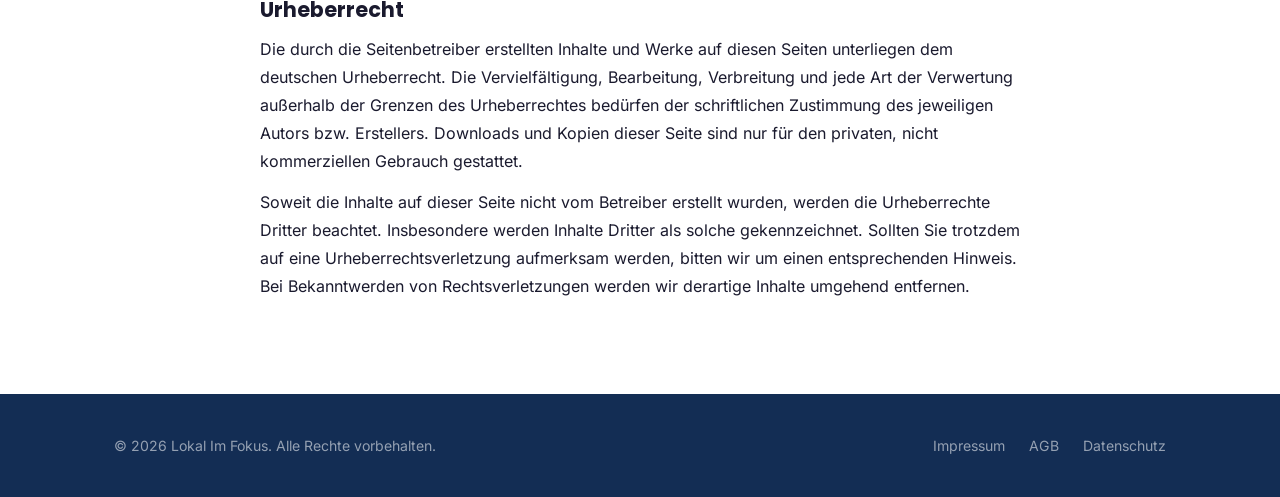
<file: impressum.html>
<!DOCTYPE html>
<html lang="de">
<head>
  <meta charset="UTF-8">
  <meta name="viewport" content="width=device-width, initial-scale=1.0">
  <title>Impressum – Lokal Im Fokus</title>
  <meta name="robots" content="noindex, follow">
  <meta http-equiv="Content-Security-Policy" content="default-src 'self'; style-src 'self' 'unsafe-inline'; script-src 'self' 'unsafe-inline'; font-src 'self'; img-src 'self' data:;">
  <meta name="referrer" content="no-referrer">
  <link rel="stylesheet" href="css/style.css">
</head>
<body class="legal-page">

  <nav class="nav nav--scrolled" id="nav">
    <div class="container nav__inner">
      <a href="index.html" class="nav__logo">
        <svg width="28" height="28" viewBox="0 0 32 32" fill="none" xmlns="http://www.w3.org/2000/svg" aria-hidden="true">
          <circle cx="16" cy="14" r="11" fill="#E8722A" opacity="0.15"/>
          <circle cx="16" cy="14" r="7" fill="none" stroke="#E8722A" stroke-width="2"/>
          <circle cx="16" cy="14" r="3" fill="#E8722A"/>
          <path d="M16 21 L16 30" stroke="#E8722A" stroke-width="2.5" stroke-linecap="round"/>
        </svg>
        <span class="nav__logo-text">LOKAL <span>IM</span> FOKUS</span>
      </a>
      <a href="index.html" class="btn btn--outline-dark nav__back">
        <span class="nav__back-full">Zurück zur Startseite</span>
        <span class="nav__back-short">Zurück</span>
      </a>
    </div>
  </nav>

  <main class="container">
    <article class="legal-content">
      <h1>Impressum</h1>
      <span class="legal-date">Angaben gemäß § 5 DDG</span>

      <h2>Anbieter</h2>
      <p>
        Felix Altenfelder<br>
        Hirschenstr. 33<br>
        90762 Fürth
      </p>

      <h2>Kontakt</h2>
      <p>
        E-Mail: <a href="mailto:info@lokalimfokus.com">info@lokalimfokus.com</a><br>
      </p>

      <h2>Umsatzsteuer-Identifikationsnummer</h2>
      <p>
        Umsatzsteuer-Identifikationsnummer gemäß § 27a Umsatzsteuergesetz:<br>
        DE320080898
      </p>

      <h2>Verantwortlich für den Inhalt nach § 18 Abs. 2 MStV</h2>
      <p>
        Felix Altenfelder<br>
        Hirschenstr. 33<br>
        90762 Fürth
      </p>

      <h2>Verbraucherstreitbeilegung</h2>
      <p>
        Wir erbringen ausschließlich Leistungen gegenüber Unternehmern (B2B). Wir sind weder verpflichtet noch bereit, an Streitbeilegungsverfahren vor einer Verbraucherschlichtungsstelle teilzunehmen (§ 36 VSBG).
      </p>

      <h2>Haftung für Inhalte</h2>
      <p>
        Als Diensteanbieter sind wir gemäß § 7 Abs. 1 DDG für eigene Inhalte auf diesen Seiten nach den allgemeinen Gesetzen verantwortlich. Nach §§ 8 bis 10 DDG sind wir als Diensteanbieter jedoch nicht verpflichtet, übermittelte oder gespeicherte fremde Informationen zu überwachen oder nach Umständen zu forschen, die auf eine rechtswidrige Tätigkeit hinweisen.
      </p>
      <p>
        Verpflichtungen zur Entfernung oder Sperrung der Nutzung von Informationen nach den allgemeinen Gesetzen bleiben hiervon unberührt. Eine diesbezügliche Haftung ist jedoch erst ab dem Zeitpunkt der Kenntnis einer konkreten Rechtsverletzung möglich. Bei Bekanntwerden von entsprechenden Rechtsverletzungen werden wir diese Inhalte umgehend entfernen.
      </p>

      <h2>Haftung für Links</h2>
      <p>
        Unser Angebot enthält Links zu externen Websites Dritter, auf deren Inhalte wir keinen Einfluss haben. Deshalb können wir für diese fremden Inhalte auch keine Gewähr übernehmen. Für die Inhalte der verlinkten Seiten ist stets der jeweilige Anbieter oder Betreiber der Seiten verantwortlich.
      </p>
      <p>
        Die verlinkten Seiten wurden zum Zeitpunkt der Verlinkung auf mögliche Rechtsverstöße überprüft. Rechtswidrige Inhalte waren zum Zeitpunkt der Verlinkung nicht erkennbar. Eine permanente inhaltliche Kontrolle der verlinkten Seiten ist jedoch ohne konkrete Anhaltspunkte einer Rechtsverletzung nicht zumutbar. Bei Bekanntwerden von Rechtsverletzungen werden wir derartige Links umgehend entfernen.
      </p>

      <h2>Urheberrecht</h2>
      <p>
        Die durch die Seitenbetreiber erstellten Inhalte und Werke auf diesen Seiten unterliegen dem deutschen Urheberrecht. Die Vervielfältigung, Bearbeitung, Verbreitung und jede Art der Verwertung außerhalb der Grenzen des Urheberrechtes bedürfen der schriftlichen Zustimmung des jeweiligen Autors bzw. Erstellers. Downloads und Kopien dieser Seite sind nur für den privaten, nicht kommerziellen Gebrauch gestattet.
      </p>
      <p>
        Soweit die Inhalte auf dieser Seite nicht vom Betreiber erstellt wurden, werden die Urheberrechte Dritter beachtet. Insbesondere werden Inhalte Dritter als solche gekennzeichnet. Sollten Sie trotzdem auf eine Urheberrechtsverletzung aufmerksam werden, bitten wir um einen entsprechenden Hinweis. Bei Bekanntwerden von Rechtsverletzungen werden wir derartige Inhalte umgehend entfernen.
      </p>
    </article>
  </main>

  <footer class="footer">
    <div class="container footer__inner">
      <span class="footer__copy">&copy; 2026 Lokal Im Fokus. Alle Rechte vorbehalten.</span>
      <nav class="footer__links" aria-label="Rechtliche Links">
        <a href="impressum.html" class="footer__link">Impressum</a>
        <a href="agb.html" class="footer__link">AGB</a>
        <a href="datenschutz.html" class="footer__link">Datenschutz</a>
      </nav>
    </div>
  </footer>

</body>
</html>
</file>
<file: css/style.css>
/* ===================================================
   Lokal Im Fokus – Globales Stylesheet
   =================================================== */

/* --- Local Fonts --- */
@font-face {
  font-family: 'Inter';
  font-style: normal;
  font-weight: 400 600;
  font-display: swap;
  src: url('../fonts/inter-latin.woff2') format('woff2');
  unicode-range: U+0000-00FF, U+0131, U+0152-0153, U+02BB-02BC, U+02C6, U+02DA, U+02DC, U+0304, U+0308, U+0329, U+2000-206F, U+20AC, U+2122, U+2191, U+2193, U+2212, U+2215, U+FEFF, U+FFFD;
}
@font-face {
  font-family: 'Poppins';
  font-style: normal;
  font-weight: 600;
  font-display: swap;
  src: url('../fonts/poppins-600-latin.woff2') format('woff2');
  unicode-range: U+0000-00FF, U+0131, U+0152-0153, U+02BB-02BC, U+02C6, U+02DA, U+02DC, U+0304, U+0308, U+0329, U+2000-206F, U+20AC, U+2122, U+2191, U+2193, U+2212, U+2215, U+FEFF, U+FFFD;
}
@font-face {
  font-family: 'Poppins';
  font-style: normal;
  font-weight: 700;
  font-display: swap;
  src: url('../fonts/poppins-700-latin.woff2') format('woff2');
  unicode-range: U+0000-00FF, U+0131, U+0152-0153, U+02BB-02BC, U+02C6, U+02DA, U+02DC, U+0304, U+0308, U+0329, U+2000-206F, U+20AC, U+2122, U+2191, U+2193, U+2212, U+2215, U+FEFF, U+FFFD;
}

/* --- CSS Custom Properties --- */
:root {
  color-scheme: only light;
  --primary:     #1B3A6B;
  --primary-dark:#132D54;
  --accent:      #E8722A;
  --accent-dark: #D0641F;
  --bg:          #FFFFFF;
  --bg-alt:      #F4F7FB;
  --text:        #1A1A2E;
  --text-muted:  #6B7280;
  --border:      #DDE3EE;
  --radius:      10px;
  --radius-lg:   16px;
  --shadow:      0 4px 24px rgba(27, 58, 107, 0.10);
  --shadow-lg:   0 8px 40px rgba(27, 58, 107, 0.16);
  --max-width:   1100px;
  --nav-height:  72px;
  --transition:  0.22s ease;
}

/* --- Reset & Base --- */
*, *::before, *::after {
  box-sizing: border-box;
  margin: 0;
  padding: 0;
}

html {
  scroll-behavior: smooth;
  font-size: 16px;
  -webkit-text-size-adjust: 100%;
}

body {
  font-family: 'Inter', system-ui, sans-serif;
  color: var(--text);
  background: var(--bg);
  line-height: 1.65;
  -webkit-font-smoothing: antialiased;
}

img, svg {
  display: block;
  max-width: 100%;
}

a {
  color: inherit;
  text-decoration: none;
}

ul, ol {
  list-style: none;
}

/* --- Typography --- */
h1, h2, h3, h4 {
  font-family: 'Poppins', sans-serif;
  line-height: 1.2;
  color: var(--text);
}

h1 { font-size: clamp(2rem, 5vw, 3.2rem); font-weight: 700; }
h2 { font-size: clamp(1.6rem, 3.5vw, 2.4rem); font-weight: 700; }
h3 { font-size: clamp(1.15rem, 2.5vw, 1.4rem); font-weight: 600; }
h4 { font-size: 1.05rem; font-weight: 600; }
p  { font-size: 1rem; color: var(--text-muted); }

/* --- Layout Helpers --- */
.container {
  width: 100%;
  max-width: var(--max-width);
  margin: 0 auto;
  padding: 0 1.5rem;
}

.section {
  padding: 5rem 0;
}

.section--alt {
  background: var(--bg-alt);
}

.section__header {
  text-align: center;
  max-width: 680px;
  margin: 0 auto 3.5rem;
}

.section__label {
  display: inline-block;
  font-size: 0.8rem;
  font-weight: 600;
  letter-spacing: 0.12em;
  text-transform: uppercase;
  color: var(--accent);
  margin-bottom: 0.75rem;
}

.section__title {
  margin-bottom: 1rem;
}

.section__desc {
  font-size: 1.05rem;
}

/* --- Buttons --- */
.btn {
  display: inline-flex;
  align-items: center;
  gap: 0.5rem;
  padding: 0.75rem 1.75rem;
  border-radius: var(--radius);
  font-family: 'Inter', sans-serif;
  font-size: 0.95rem;
  font-weight: 600;
  cursor: pointer;
  border: 2px solid transparent;
  transition: background var(--transition), border-color var(--transition), color var(--transition), transform var(--transition), box-shadow var(--transition);
  white-space: nowrap;
}

.btn--primary {
  background: var(--accent);
  color: #fff;
  border-color: var(--accent);
}

.btn--primary:hover {
  background: var(--accent-dark);
  border-color: var(--accent-dark);
  transform: translateY(-1px);
  box-shadow: 0 6px 20px rgba(232, 114, 42, 0.35);
}

.btn--outline {
  background: transparent;
  color: #fff;
  border-color: rgba(255,255,255,0.55);
}

.btn--outline:hover {
  background: rgba(255,255,255,0.12);
  border-color: rgba(255,255,255,0.9);
}

.btn--outline-dark {
  background: transparent;
  color: var(--primary);
  border-color: var(--primary);
}

.btn--outline-dark:hover {
  background: var(--primary);
  color: #fff;
}

/* --- Navigation --- */
.nav {
  position: fixed;
  top: 0;
  left: 0;
  right: 0;
  height: var(--nav-height);
  z-index: 1000;
  transition: background var(--transition), box-shadow var(--transition);
}

.nav--scrolled {
  background: rgba(255, 255, 255, 0.97);
  box-shadow: 0 2px 16px rgba(27, 58, 107, 0.10);
}

.nav__inner {
  display: flex;
  align-items: center;
  justify-content: space-between;
  height: 100%;
}

.nav__logo {
  display: flex;
  align-items: center;
  gap: 0.6rem;
  flex-shrink: 0;
}

.nav__logo-text {
  font-family: 'Poppins', sans-serif;
  font-weight: 700;
  font-size: 1.05rem;
  line-height: 1.1;
  color: var(--primary);
  letter-spacing: -0.01em;
}

.nav__logo-text span {
  color: var(--accent);
}

.nav--hero .nav__logo-text {
  color: #fff;
}

.nav--hero .nav__logo-text span {
  color: var(--accent);
}

.nav__links {
  display: flex;
  align-items: center;
  gap: 2rem;
}

.nav__link {
  font-size: 0.9rem;
  font-weight: 500;
  color: var(--text-muted);
  transition: color var(--transition);
}

.nav__link:hover {
  color: var(--primary);
}

.nav--hero .nav__link {
  color: rgba(255,255,255,0.78);
}

.nav--hero .nav__link:hover {
  color: #fff;
}

.nav__cta {
  margin-left: 1rem;
}

.nav__hamburger {
  display: none;
  flex-direction: column;
  gap: 5px;
  cursor: pointer;
  padding: 4px;
  background: none;
  border: none;
}

.nav__hamburger span {
  display: block;
  width: 24px;
  height: 2px;
  background: var(--primary);
  border-radius: 2px;
  transition: transform var(--transition), opacity var(--transition);
}

.nav--hero .nav__hamburger span {
  background: #fff;
}

.nav__mobile {
  display: none;
  position: fixed;
  top: var(--nav-height);
  left: 0;
  right: 0;
  background: var(--bg);
  padding: 1.5rem;
  box-shadow: var(--shadow-lg);
  flex-direction: column;
  gap: 1rem;
  border-top: 1px solid var(--border);
}

.nav__mobile.is-open {
  display: flex;
}

.nav__mobile .nav__link {
  color: var(--text);
  font-size: 1rem;
  padding: 0.5rem 0;
  border-bottom: 1px solid var(--border);
}

/* --- Hero --- */
.hero {
  min-height: 100vh;
  background: var(--primary);
  position: relative;
  display: flex;
  align-items: center;
  overflow: hidden;
}

.hero::before {
  content: '';
  position: absolute;
  inset: 0;
  background:
    radial-gradient(ellipse 80% 60% at 70% 50%, rgba(232,114,42,0.10) 0%, transparent 60%),
    radial-gradient(circle at 10% 80%, rgba(255,255,255,0.04) 0%, transparent 40%);
  pointer-events: none;
}

.hero__grid {
  position: absolute;
  inset: 0;
  background-image:
    linear-gradient(rgba(255,255,255,0.04) 1px, transparent 1px),
    linear-gradient(90deg, rgba(255,255,255,0.04) 1px, transparent 1px);
  background-size: 60px 60px;
  pointer-events: none;
}

.hero__inner {
  position: relative;
  z-index: 1;
  padding-top: calc(var(--nav-height) + 3rem);
  padding-bottom: 5rem;
}

.hero__content {
  max-width: 720px;
}

.hero__badge {
  display: inline-flex;
  align-items: center;
  gap: 0.5rem;
  background: rgba(232, 114, 42, 0.18);
  border: 1px solid rgba(232, 114, 42, 0.35);
  color: #F9A875;
  font-size: 0.8rem;
  font-weight: 600;
  letter-spacing: 0.06em;
  text-transform: uppercase;
  padding: 0.4rem 1rem;
  border-radius: 100px;
  margin-bottom: 1.75rem;
}

.hero__badge-dot {
  width: 6px;
  height: 6px;
  background: var(--accent);
  border-radius: 50%;
}

.hero__title {
  color: #fff;
  margin-bottom: 1.25rem;
}

.hero__title .accent {
  color: var(--accent);
}

.hero__subtitle {
  font-size: clamp(1.05rem, 2.5vw, 1.2rem);
  color: rgba(255,255,255,0.72);
  margin-bottom: 2.5rem;
  max-width: 580px;
}

.hero__actions {
  display: flex;
  flex-wrap: wrap;
  gap: 1rem;
  align-items: center;
}

.hero__scroll {
  position: absolute;
  bottom: 2rem;
  left: 50%;
  transform: translateX(-50%);
  display: flex;
  flex-direction: column;
  align-items: center;
  gap: 0.4rem;
  color: rgba(255,255,255,0.4);
  font-size: 0.75rem;
  letter-spacing: 0.08em;
  text-transform: uppercase;
  animation: bounce 2s infinite;
}

.hero__scroll-arrow {
  width: 20px;
  height: 20px;
  border-right: 2px solid rgba(255,255,255,0.35);
  border-bottom: 2px solid rgba(255,255,255,0.35);
  transform: rotate(45deg);
}

@keyframes bounce {
  0%, 100% { transform: translateX(-50%) translateY(0); }
  50%       { transform: translateX(-50%) translateY(6px); }
}

/* --- Steps (Wie es funktioniert) --- */
.steps {
  display: grid;
  grid-template-columns: 1fr;
  gap: 2rem;
}

.step {
  position: relative;
  padding: 2rem;
  background: var(--bg);
  border-radius: var(--radius-lg);
  border: 1px solid var(--border);
  transition: box-shadow var(--transition), transform var(--transition);
}

.step:hover {
  box-shadow: var(--shadow-lg);
  transform: translateY(-3px);
}

.step__number {
  width: 48px;
  height: 48px;
  background: var(--primary);
  color: #fff;
  font-family: 'Poppins', sans-serif;
  font-weight: 700;
  font-size: 1.1rem;
  border-radius: 12px;
  display: flex;
  align-items: center;
  justify-content: center;
  margin-bottom: 1.25rem;
  position: relative;
  z-index: 1;
}

.step__connector {
  display: none;
}

.step h3 {
  margin-bottom: 0.5rem;
  color: var(--text);
}

@media (max-width: 639px) {
  .steps {
    gap: 1.5rem;
  }
}

@media (min-width: 640px) {
  .steps {
    grid-template-columns: repeat(2, 1fr);
  }
  .step:last-child:nth-child(odd) {
    grid-column: 1 / -1;
    justify-self: center;
    max-width: calc(50% - 1rem);
  }
}

@media (min-width: 960px) {
  .steps {
    grid-template-columns: repeat(3, 1fr);
  }
  .step:last-child:nth-child(odd) {
    grid-column: auto;
    justify-self: auto;
    max-width: none;
  }
}

/* --- USPs --- */
.usp-grid {
  display: grid;
  grid-template-columns: repeat(3, 1fr);
  column-gap: 1.5rem;
  row-gap: 0.5rem;
}

@media (max-width: 768px) {
  .usp-grid {
    grid-template-columns: 1fr;
    row-gap: 1.5rem;
  }
}

@media (min-width: 769px) and (max-width: 1024px) {
  .usp-grid {
    grid-template-columns: repeat(3, 1fr);
  }
}

.usp-card {
  background: var(--bg);
  border-radius: var(--radius-lg);
  padding: 1.75rem;
  border: 1px solid var(--border);
  transition: box-shadow var(--transition), transform var(--transition);
  box-sizing: border-box;
  overflow-wrap: break-word;
  word-break: break-word;
  min-width: 0;
  display: grid;
  grid-template-rows: subgrid;
  grid-row: span 2;
}

.usp-card:hover {
  box-shadow: var(--shadow);
  transform: translateY(-2px);
}

.usp-card__icon {
  width: 48px;
  height: 48px;
  background: rgba(232, 114, 42, 0.10);
  border-radius: 12px;
  display: flex;
  align-items: center;
  justify-content: center;
  margin-bottom: 1rem;
  font-size: 1.4rem;
}

.usp-card h3 {
  margin-bottom: 0;
  align-self: start;
  color: var(--text);
}

/* --- Gemeinschaftsprinzip --- */
.prinzip-grid {
  display: grid;
  grid-template-columns: repeat(3, 1fr);
  grid-template-rows: auto auto auto;
  column-gap: 1.5rem;
  row-gap: 0;
}

.prinzip-card {
  display: grid;
  grid-template-rows: subgrid;
  grid-row: span 3;
  background: var(--bg);
  border-radius: var(--radius-lg);
  padding: 2rem 1.75rem;
  border: 1px solid var(--border);
  transition: box-shadow var(--transition), transform var(--transition);
}

.prinzip-card:hover {
  box-shadow: var(--shadow);
  transform: translateY(-2px);
}

.prinzip-card__icon {
  width: 52px;
  height: 52px;
  background: rgba(232, 114, 42, 0.10);
  border-radius: 12px;
  display: flex;
  align-items: center;
  justify-content: center;
  color: var(--accent);
  margin-bottom: 1.25rem;
  align-self: start;
}

.prinzip-card h3 {
  font-family: 'Poppins', sans-serif;
  font-size: 1.05rem;
  font-weight: 600;
  margin-bottom: 0.75rem;
  color: var(--text);
  align-self: start;
}

.prinzip-card p {
  color: var(--text-muted);
  font-size: 0.93rem;
  line-height: 1.7;
  align-self: start;
}

@media (max-width: 768px) {
  .prinzip-grid {
    grid-template-columns: 1fr;
    grid-template-rows: none;
    row-gap: 1.5rem;
  }
  .prinzip-card {
    display: block;
    grid-row: auto;
  }
  .prinzip-card__icon {
    padding-bottom: 0;
    box-sizing: border-box;
    margin-bottom: 1.25rem;
  }
  .prinzip-card h3 {
    padding-bottom: 0;
    margin-bottom: 0.75rem;
  }
}

/* --- Leistungen (Werbefelder) --- */
.leistungen-grid {
  display: grid;
  grid-template-columns: repeat(3, 1fr);
  grid-template-rows: auto auto auto 1fr auto;
  column-gap: 1.75rem;
  row-gap: 0;
}

.leistung-card {
  background: var(--bg);
  border-radius: var(--radius-lg);
  border: 1px solid var(--border);
  overflow: hidden;
  transition: box-shadow var(--transition), transform var(--transition);
  display: grid;
  grid-row: span 5;
  grid-template-rows: subgrid;
}

.leistung-card:hover {
  box-shadow: var(--shadow-lg);
  transform: translateY(-3px);
}

.leistung-card--featured {
  border-color: var(--accent);
  box-shadow: 0 0 0 1px var(--accent), var(--shadow);
}

.leistung-card__badge {
  background: transparent;
  font-size: 0.75rem;
  font-weight: 600;
  letter-spacing: 0.06em;
  text-transform: uppercase;
  padding: 0.35rem 1rem;
  text-align: center;
  line-height: 1.4;
}

.leistung-card--featured .leistung-card__badge {
  background: var(--accent);
  color: #fff;
}

.leistung-card__body {
  padding: 1.75rem;
  display: grid;
  grid-row: span 4;
  grid-template-rows: subgrid;
  align-content: start;
}

.leistung-card h3 {
  margin-bottom: 0.5rem;
  color: var(--text);
  align-self: start;
}

.leistung-card p {
  margin-bottom: 1.25rem;
  align-self: start;
}

.leistung-card__features {
  display: flex;
  flex-direction: column;
  gap: 0.5rem;
  align-self: start;
}

.leistung-card__feature {
  display: flex;
  align-items: center;
  gap: 0.6rem;
  font-size: 0.9rem;
  color: var(--text-muted);
}

.leistung-card__feature::before {
  content: '';
  width: 16px;
  height: 16px;
  background: rgba(27, 58, 107, 0.1);
  border-radius: 50%;
  flex-shrink: 0;
  background-image: url("data:image/svg+xml,%3Csvg xmlns='http://www.w3.org/2000/svg' viewBox='0 0 16 16'%3E%3Cpath fill='%231B3A6B' d='M6.5 11.5l-3-3 1.06-1.06L6.5 9.38l5-5L12.56 5.44z'/%3E%3C/svg%3E");
  background-size: cover;
}

.leistung-card__anfrage {
  display: block;
  margin-top: 0;
  padding-top: 1.5rem;
  align-self: end;
  text-align: center;
  font-size: 0.8rem;
  color: var(--accent);
  font-weight: 600;
  letter-spacing: 0.04em;
  text-transform: uppercase;
}

/* --- Über uns --- */
.ueber-inner {
  display: grid;
  grid-template-columns: 1fr 1fr;
  gap: 4rem;
  align-items: end;
}

.ueber-text h2 {
  margin-bottom: 1.25rem;
}

.ueber-text p {
  margin-bottom: 1rem;
  font-size: 1.05rem;
}

.ueber-text p:last-of-type {
  margin-bottom: 2rem;
}

.ueber-visual {
  background: var(--primary);
  border-radius: var(--radius-lg);
  padding: 2.5rem;
  color: #fff;
}

.ueber-stat {
  padding: 1.5rem 0;
  border-bottom: 1px solid rgba(255,255,255,0.12);
}

.ueber-stat:last-child {
  border-bottom: none;
}

.ueber-stat__number {
  font-family: 'Poppins', sans-serif;
  font-size: clamp(1.25rem, 2.5vw, 1.6rem);
  font-weight: 700;
  color: var(--accent);
  line-height: 1.2;
  margin-bottom: 0.35rem;
}

.ueber-stat__label {
  font-size: 0.9rem;
  color: rgba(255,255,255,0.65);
}

/* --- Kontakt --- */
.kontakt {
  background: var(--primary);
  padding: 3.5rem 0;
  position: relative;
  overflow: hidden;
}

.kontakt::before {
  content: '';
  position: absolute;
  inset: 0;
  background: radial-gradient(ellipse 60% 80% at 80% 50%, rgba(232,114,42,0.12) 0%, transparent 60%);
  pointer-events: none;
}

.kontakt__inner {
  position: relative;
  z-index: 1;
  text-align: center;
}

.kontakt h2 {
  color: #fff;
  margin-bottom: 1rem;
}

.kontakt p {
  color: rgba(255,255,255,0.7);
  font-size: 1.1rem;
  max-width: 560px;
  margin: 0 auto 1.75rem;
}

.kontakt__channels {
  display: flex;
  flex-wrap: wrap;
  gap: 1rem;
  justify-content: center;
  margin-bottom: 1.25rem;
}

.kontakt__channel {
  display: inline-flex;
  align-items: center;
  gap: 0.6rem;
  padding: 0.75rem 1.5rem;
  background: rgba(255,255,255,0.08);
  border: 1px solid rgba(255,255,255,0.18);
  border-radius: var(--radius);
  color: #fff;
  font-weight: 500;
  font-size: 0.95rem;
  transition: background var(--transition), border-color var(--transition);
}

.kontakt__channel:hover {
  background: rgba(255,255,255,0.15);
  border-color: rgba(255,255,255,0.4);
}

.kontakt__channel svg {
  display: inline-block;
}

.kontakt__note {
  font-size: 0.85rem;
  color: rgba(255,255,255,0.4);
}

/* --- Footer --- */
.footer {
  background: var(--primary-dark);
  color: rgba(255,255,255,0.55);
  padding: 2.5rem 0;
}

.footer__inner {
  display: flex;
  align-items: center;
  justify-content: space-between;
  flex-wrap: wrap;
  gap: 1.25rem;
}

.footer__copy {
  font-size: 0.88rem;
}

.footer__links {
  display: flex;
  gap: 1.5rem;
  flex-wrap: wrap;
}

.footer__link {
  font-size: 0.88rem;
  color: rgba(255,255,255,0.55);
  transition: color var(--transition);
}

.footer__link:hover {
  color: #fff;
}

/* --- Legal Pages --- */
.legal-page {
  min-height: 100vh;
  display: flex;
  flex-direction: column;
}

.legal-page main {
  flex: 1;
  padding-top: calc(var(--nav-height) + 3rem);
  padding-bottom: 5rem;
}

.legal-page .nav {
  background: var(--bg);
  box-shadow: 0 1px 0 var(--border);
}

.legal-page .nav__logo-text {
  color: var(--primary);
}

.legal-page .nav__link {
  color: var(--text-muted);
}

/* Zurück-Button in der Rechtsseiten-Navigation */
.nav__back {
  font-size: 0.85rem;
  padding: 0.5rem 1.1rem;
  flex-shrink: 0;
  white-space: nowrap;
}

.nav__back-short {
  display: none;
}

.legal-content {
  max-width: 760px;
  margin: 0 auto;
}

.legal-content h1 {
  font-size: clamp(1.75rem, 4vw, 2.5rem);
  margin-bottom: 0.5rem;
}

.legal-content .legal-date {
  color: var(--text-muted);
  font-size: 0.9rem;
  margin-bottom: 3rem;
  display: block;
}

.legal-content h2 {
  font-size: 1.3rem;
  margin: 2.5rem 0 0.75rem;
}

.legal-content h3 {
  font-size: 1.05rem;
  margin: 1.75rem 0 0.5rem;
}

.legal-content p {
  color: var(--text);
  margin-bottom: 0.85rem;
  line-height: 1.75;
}

.legal-content ul, .legal-content ol {
  list-style: disc;
  padding-left: 1.5rem;
  margin-bottom: 1rem;
}

.legal-content ol {
  list-style: decimal;
}

.legal-content li {
  margin-bottom: 0.4rem;
  color: var(--text);
  line-height: 1.7;
}

.legal-content a {
  color: var(--primary);
  text-decoration: underline;
  text-underline-offset: 2px;
}

.legal-content a:hover {
  color: var(--accent);
}

.legal-highlight {
  background: var(--bg-alt);
  border-left: 3px solid var(--accent);
  padding: 1rem 1.25rem;
  border-radius: 0 var(--radius) var(--radius) 0;
  margin: 1.5rem 0;
}

.legal-highlight p {
  margin: 0;
  font-size: 0.95rem;
}

/* --- Responsive --- */
@media (max-width: 900px) {
  .nav__links {
    display: none;
  }

  .nav__hamburger {
    display: flex;
  }

  /* "Anfragen"-Button auf Mobil ausblenden – der Button im Hamburger-Menü genügt.
     !important überschreibt das per JS gesetzte inline display:inline-flex. */
  .nav__cta {
    display: none !important;
  }

  .ueber-inner {
    grid-template-columns: 1fr;
    gap: 2.5rem;
  }

}

@media (max-width: 600px) {
  .section {
    padding: 3.5rem 0;
  }

  .kontakt {
    padding: 3rem 0;
  }

  .kontakt p {
    margin-bottom: 1.5rem;
  }

  .kontakt__channels {
    margin-bottom: 1.25rem;
  }

  /* Auf schmalen Handys kurzen Button-Text zeigen, Logo etwas verkleinern */
  .nav__back-full {
    display: none;
  }

  .nav__back-short {
    display: inline;
  }

  .legal-page .nav__logo-text {
    font-size: 0.95rem;
  }

  .hero__inner {
    padding-top: calc(var(--nav-height) + 5.5rem);
    padding-bottom: 4rem;
  }

  .hero__actions {
    flex-direction: column;
    align-items: flex-start;
  }

  .hero__actions .btn {
    width: 100%;
    justify-content: center;
  }

  .footer__inner {
    flex-direction: column;
    align-items: flex-start;
  }

}

@media (max-width: 768px) {
  .leistungen-grid {
    grid-template-columns: 1fr;
    grid-template-rows: auto;
    row-gap: 1.5rem;
  }

  .leistung-card {
    display: flex;
    flex-direction: column;
    grid-row: auto;
  }

  .leistung-card__badge {
    position: static;
  }

  .leistung-card__body {
    display: flex;
    flex-direction: column;
    flex: 1;
    grid-row: auto;
  }

  .leistung-card__features {
    flex: 1;
  }

  .leistung-card__anfrage {
    margin-top: auto;
    padding-top: 1.5rem;
    align-self: auto;
  }
}
</file>
